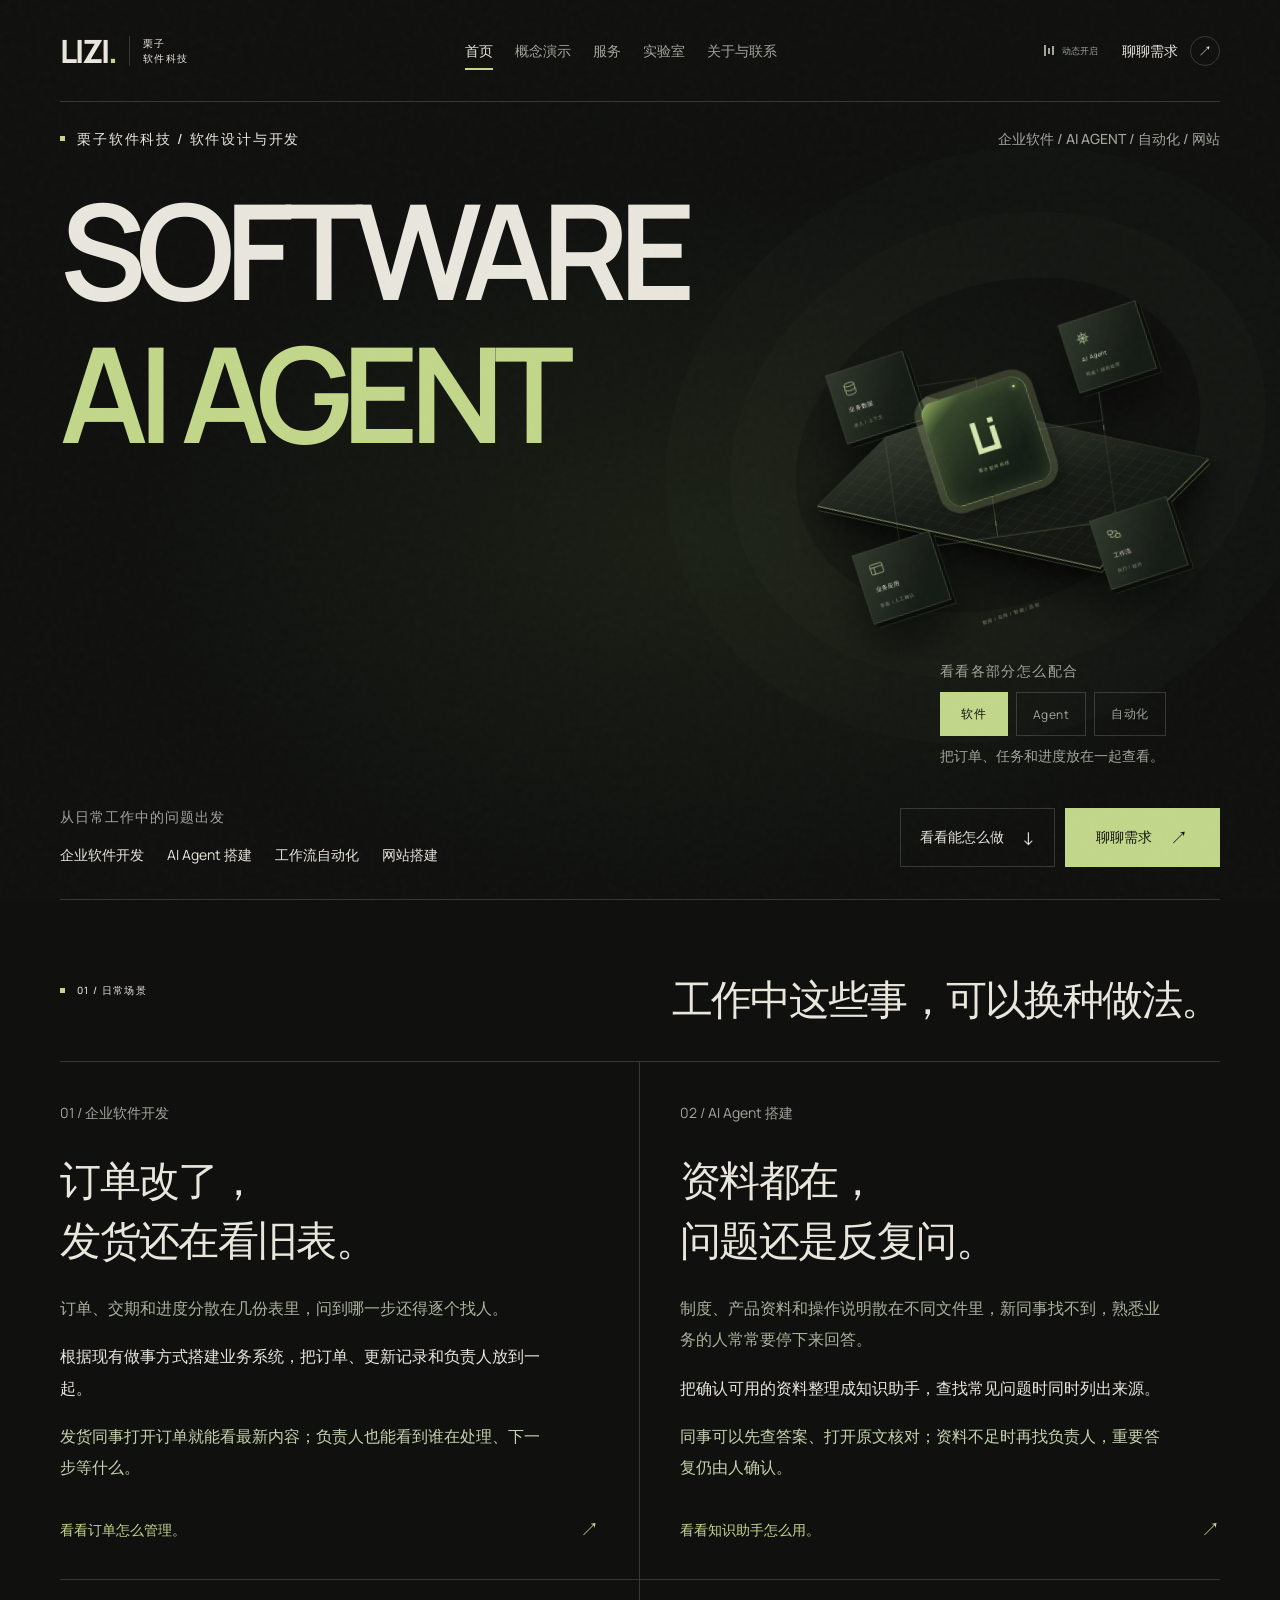
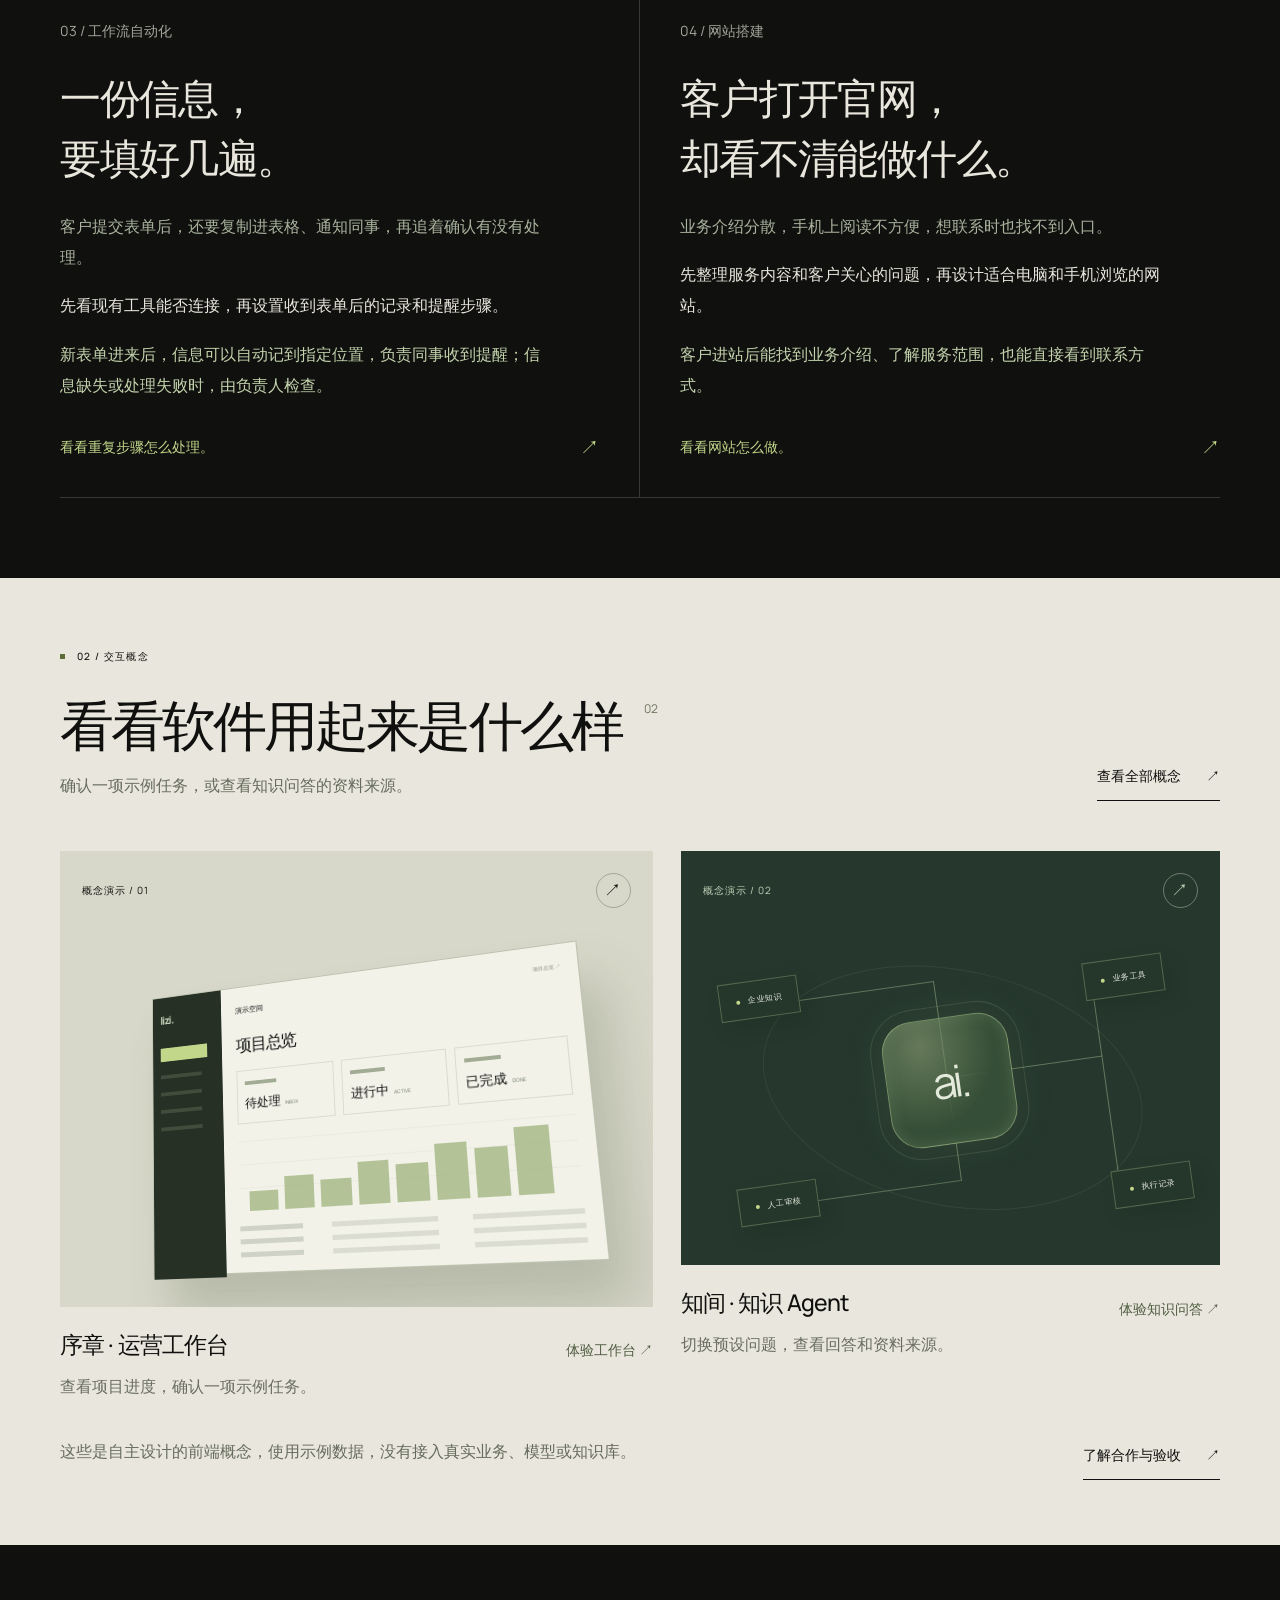
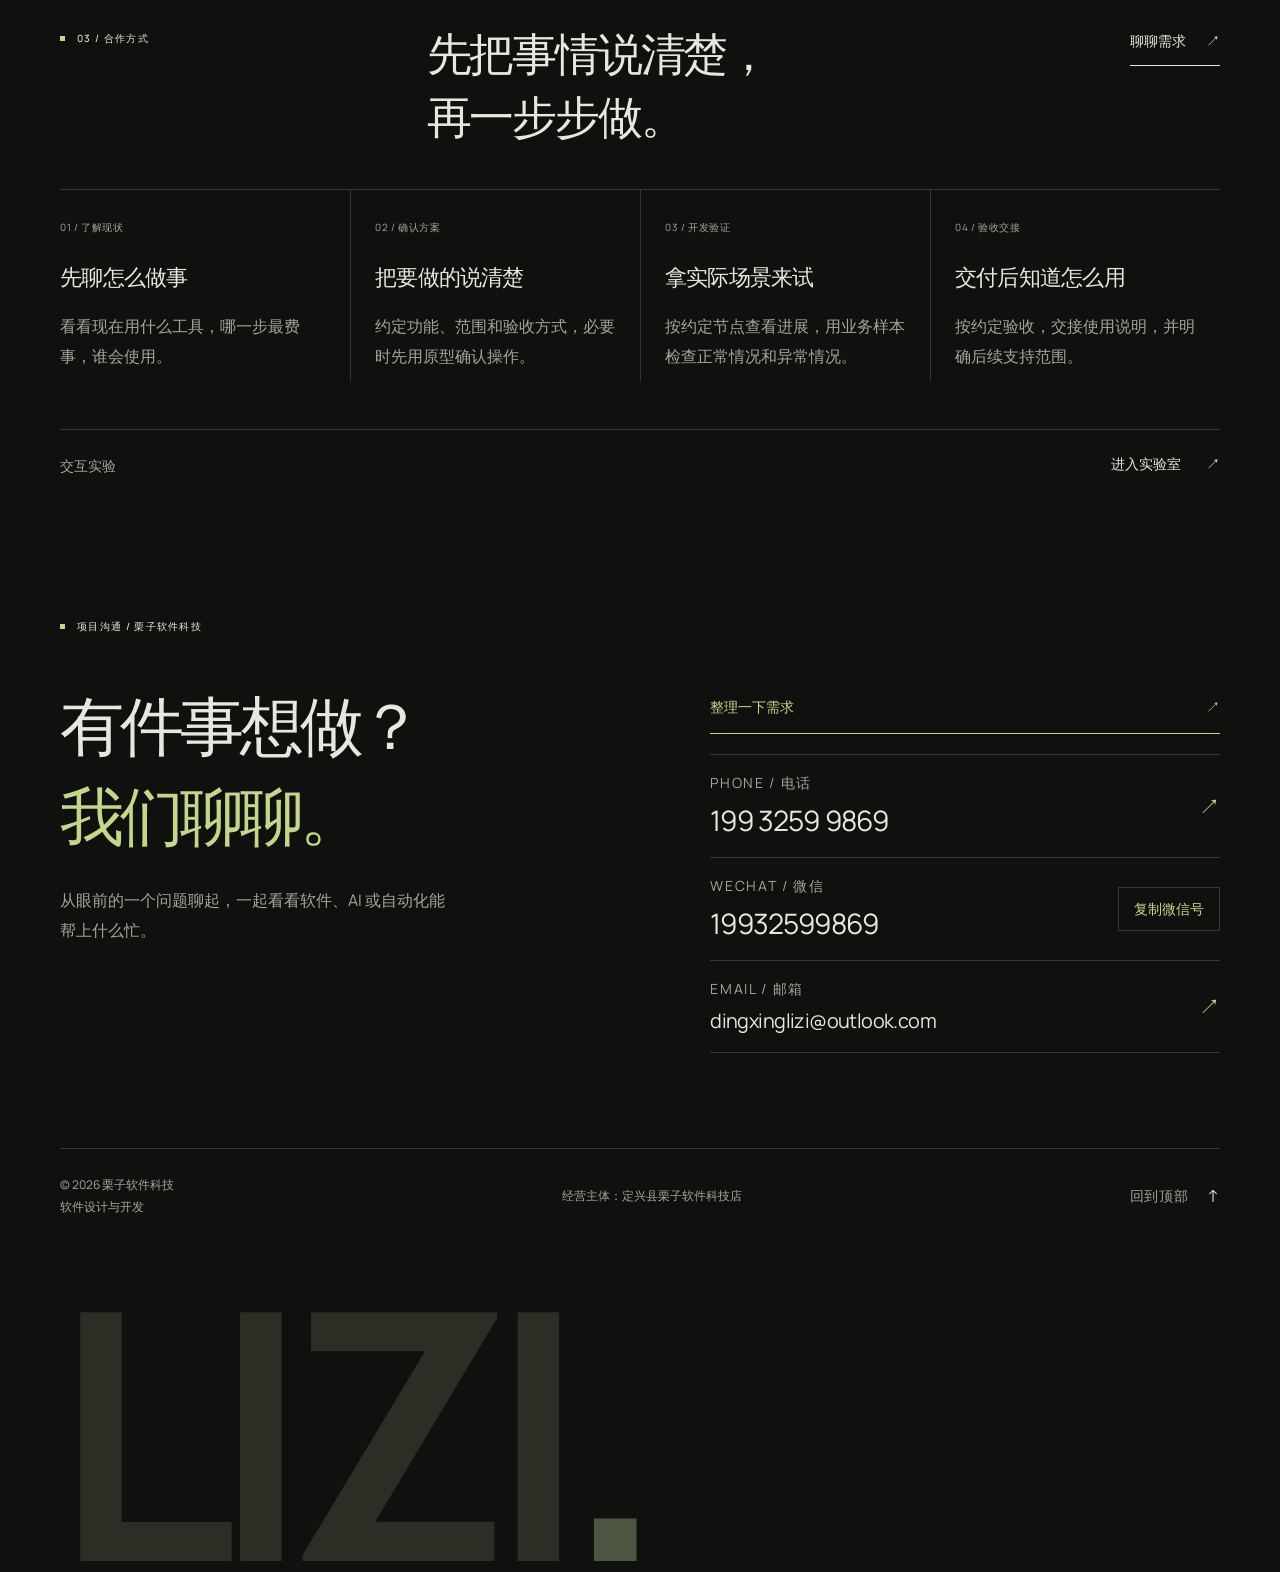
<file: web/index.html>
<!DOCTYPE html>

<html lang="zh-CN">
<head>
<meta charset="utf-8"/><meta content="width=device-width,initial-scale=1" name="viewport"/><meta content="#10110f" name="theme-color"/>
<meta content="栗子软件科技提供企业软件开发、AI Agent 搭建、工作流自动化与网站搭建。查看交互概念、服务范围与合作方式。" name="description"/>
<title>栗子软件科技｜企业软件开发 · AI Agent 搭建 · 工作流自动化 · 网站搭建</title>
<link href="data:image/svg+xml,%3Csvg xmlns='http://www.w3.org/2000/svg' viewBox='0 0 60 60'%3E%3Crect width='60' height='60' rx='12' fill='%2310110f'/%3E%3Cpath d='M18 14v32h27v-6H25V14z' fill='%23c3d78b'/%3E%3C/svg%3E" rel="icon"/>
<link href="shared.css?v=20261109-4" rel="stylesheet"/><link href="home-v2.css?v=20261109-4" rel="stylesheet"/><script defer="" src="shared.js?v=20261109-4"></script>
<link href="journey.css?v=20261109-4" rel="stylesheet"/><link href="copy.css?v=20261109-4" rel="stylesheet"/></head>
<body data-page="home">
<div id="site-header"></div>
<main id="main">
<section aria-labelledby="home-title" class="home-hero">
<div class="hero-topline"><p class="eyebrow">栗子软件科技 / 软件设计与开发</p><p class="mono">企业软件 / AI Agent / 自动化 / 网站</p></div>
<h1 class="hero-h1" id="home-title"><span>SOFTWARE</span><span>AI AGENT<span class="sr-only" style="position:absolute;width:1px;height:1px;overflow:hidden;clip-path:inset(50%)"> — 栗子软件科技</span></span></h1>
<div aria-hidden="true" class="system-scene">
<div class="system-orbit"></div>
<div class="system-object">
<div class="system-floor"></div>
<svg class="route-map" viewbox="0 0 540 530"><path d="M98 158H250V250H435V129M99 158V405H435V405H250V250M435 129V405M99 405H250V250"></path><path class="route-pulse" d="M98 158H250V250H435V405"></path><path class="route-pulse" d="M435 129V250H250V405H99"></path><path class="route-pulse" d="M99 405V158H250V250"></path></svg>
<div class="system-node node-data"><svg viewbox="0 0 24 24"><ellipse cx="12" cy="5" rx="8" ry="3"></ellipse><path d="M4 5v14c0 4 16 4 16 0V5M4 12c0 4 16 4 16 0"></path></svg><span>业务数据</span><small>录入 / 上下文</small></div>
<div class="system-node node-agent"><svg viewbox="0 0 24 24"><path d="M12 2v20M2 12h20M5 5l14 14M5 19 19 5"></path><circle cx="12" cy="12" r="6"></circle></svg><span>AI Agent</span><small>检索 / 辅助处理</small></div>
<div class="system-node node-interface"><svg viewbox="0 0 24 24"><rect height="16" rx="2" width="20" x="2" y="4"></rect><path d="M2 9h20M8 9v11"></path></svg><span>业务应用</span><small>界面 / 人工确认</small></div>
<div class="system-node node-action"><svg viewbox="0 0 24 24"><path d="M3 5h7v6H3zM14 13h7v6h-7zM10 8h7v5M6 11v5h8"></path></svg><span>工作流</span><small>执行 / 核对</small></div>
<div class="system-core"><i class="core-led"></i><span class="core-glyph">Li</span><small>栗子软件科技</small></div>
<span class="object-microcopy">数据 / 应用 / 智能 / 流程</span>
</div>
</div>
<div class="hero-system-control"><p class="system-control-label">看看各部分怎么配合</p><div aria-label="系统视角" class="system-tabs" role="tablist"><button aria-controls="system-description" aria-selected="true" class="system-tab" data-system="software" id="tab-software" role="tab" type="button">软件</button><button aria-controls="system-description" aria-selected="false" class="system-tab" data-system="ai" id="tab-ai" role="tab" tabindex="-1" type="button">Agent</button><button aria-controls="system-description" aria-selected="false" class="system-tab" data-system="flow" id="tab-flow" role="tab" tabindex="-1" type="button">自动化</button></div><p aria-labelledby="tab-software" class="system-tab-description" id="system-description" role="tabpanel">把订单、任务和进度放在一起查看。</p></div>
<div aria-hidden="true" class="hero-coordinate">系统结构 / 交互示意</div>
<div class="hero-intent"><div class="hero-business"><p class="hero-business-label">从日常工作中的问题出发</p><ul aria-label="四项业务"><li>企业软件开发</li><li>AI Agent 搭建</li><li>工作流自动化</li><li>网站搭建</li></ul></div><div class="hero-actions"><a class="button-outline" href="#perspective">看看能怎么做 <span aria-hidden="true">↓</span></a><a class="button" href="about.html#project-brief">聊聊需求 <span aria-hidden="true">↗</span></a></div></div><div class="hero-rule"></div>
</section>
<section aria-labelledby="problems-title" class="home-problems wrap" id="perspective">
<div class="problem-heading reveal"><p class="eyebrow">01 / 日常场景</p><h2 id="problems-title"><span>工作中这些事，</span><span>可以换种做法。</span></h2></div>
<div class="problem-grid">
<a class="problem-route reveal" href="capabilities.html?scenario=software#cap-experience"><span class="problem-index">01 / 企业软件开发</span><h3>订单改了，<br/>发货还在看旧表。</h3><div class="problem-story"><p class="problem-situation">订单、交期和进度分散在几份表里，问到哪一步还得逐个找人。</p><p class="problem-solution">根据现有做事方式搭建业务系统，把订单、更新记录和负责人放到一起。</p><p class="problem-change">发货同事打开订单就能看最新内容；负责人也能看到谁在处理、下一步等什么。</p></div><span class="problem-action">看看订单怎么管理。 <i aria-hidden="true">↗</i></span></a>
<a class="problem-route reveal" href="capabilities.html?scenario=agent#cap-experience"><span class="problem-index">02 / AI Agent 搭建</span><h3>资料都在，<br/>问题还是反复问。</h3><div class="problem-story"><p class="problem-situation">制度、产品资料和操作说明散在不同文件里，新同事找不到，熟悉业务的人常常要停下来回答。</p><p class="problem-solution">把确认可用的资料整理成知识助手，查找常见问题时同时列出来源。</p><p class="problem-change">同事可以先查答案、打开原文核对；资料不足时再找负责人，重要答复仍由人确认。</p></div><span class="problem-action">看看知识助手怎么用。 <i aria-hidden="true">↗</i></span></a>
<a class="problem-route reveal" href="capabilities.html?scenario=workflow#cap-experience"><span class="problem-index">03 / 工作流自动化</span><h3>一份信息，<br/>要填好几遍。</h3><div class="problem-story"><p class="problem-situation">客户提交表单后，还要复制进表格、通知同事，再追着确认有没有处理。</p><p class="problem-solution">先看现有工具能否连接，再设置收到表单后的记录和提醒步骤。</p><p class="problem-change">新表单进来后，信息可以自动记到指定位置，负责同事收到提醒；信息缺失或处理失败时，由负责人检查。</p></div><span class="problem-action">看看重复步骤怎么处理。 <i aria-hidden="true">↗</i></span></a>
<a class="problem-route reveal" href="capabilities.html#web"><span class="problem-index">04 / 网站搭建</span><h3>客户打开官网，<br/>却看不清能做什么。</h3><div class="problem-story"><p class="problem-situation">业务介绍分散，手机上阅读不方便，想联系时也找不到入口。</p><p class="problem-solution">先整理服务内容和客户关心的问题，再设计适合电脑和手机浏览的网站。</p><p class="problem-change">客户进站后能找到业务介绍、了解服务范围，也能直接看到联系方式。</p></div><span class="problem-action">看看网站怎么做。 <i aria-hidden="true">↗</i></span></a>
</div>
</section>
<section aria-labelledby="selected-title" class="selected-section light-section wrap">
<p class="eyebrow reveal">02 / 交互概念</p>
<div class="section-head reveal"><div><div class="selected-title"><h2 id="selected-title">看看软件用起来是什么样</h2><sup>02</sup></div><p class="selected-note">确认一项示例任务，或查看知识问答的资料来源。</p></div><a class="text-link" href="work.html">查看全部概念 <span aria-hidden="true">↗</span></a></div>
<div class="work-preview-grid">
<a aria-label="查看序章 · 运营工作台概念方案" class="work-preview-card reveal" href="project.html?project=operations"><div class="preview-visual"><div class="preview-label"><span>概念演示 / 01</span><span aria-hidden="true" class="preview-go">↗</span></div><div aria-hidden="true" class="preview-platform"><div class="p-sidebar"><strong>lizi.</strong><span></span><span></span><span></span><span></span><span></span></div><div class="p-main"><div class="p-top">演示空间 <span>项目总览 ↗</span></div><div class="p-title">项目总览</div><div class="p-metrics"><div><i></i><b>待处理<small>INBOX</small></b></div><div><i></i><b>进行中<small>ACTIVE</small></b></div><div><i></i><b>已完成<small>DONE</small></b></div></div><div class="p-chart"><i style="--h:30%"></i><i style="--h:49%"></i><i style="--h:40%"></i><i style="--h:62%"></i><i style="--h:55%"></i><i style="--h:80%"></i><i style="--h:70%"></i><i style="--h:95%"></i></div><div class="p-table"><i></i><i></i><i></i></div></div></div></div><div class="work-preview-title"><div><h3>序章 · 运营工作台</h3><p>查看项目进度，确认一项示例任务。</p></div><span class="preview-enter">体验工作台 ↗</span></div></a>
<a aria-label="查看知间 · 知识 Agent概念方案" class="work-preview-card reveal" href="project.html?project=agent"><div class="preview-visual preview-system"><div class="preview-label"><span>概念演示 / 02</span><span aria-hidden="true" class="preview-go">↗</span></div><div aria-hidden="true" class="agent-map"><div class="agent-orbit"></div><svg class="agent-lines" preserveaspectratio="none" viewbox="0 0 440 350"><path d="M62 57H218V165H370V90M218 165V280H66M218 165H370V320"></path></svg><div class="agent-center">ai.</div><div class="agent-mini am1">企业知识</div><div class="agent-mini am2">业务工具</div><div class="agent-mini am3">人工审核</div><div class="agent-mini am4">执行记录</div></div></div><div class="work-preview-title"><div><h3>知间 · 知识 Agent</h3><p>切换预设问题，查看回答和资料来源。</p></div><span class="preview-enter">体验知识问答 ↗</span></div></a>
</div>
<div class="selected-end reveal"><p>这些是自主设计的前端概念，使用示例数据，没有接入真实业务、模型或知识库。</p><a class="text-link" href="capabilities.html#process">了解合作与验收 <span aria-hidden="true">↗</span></a></div>
</section>
<section aria-labelledby="cooperation-title" class="home-cooperation wrap">
<div class="cooperation-heading reveal"><p class="eyebrow">03 / 合作方式</p><h2 id="cooperation-title">先把事情说清楚，<br/>再一步步做。</h2><a class="text-link" href="about.html#project-brief">聊聊需求 <span aria-hidden="true">↗</span></a></div>
<ol class="cooperation-steps">
<li class="reveal"><span>01 / 了解现状</span><h3>先聊怎么做事</h3><p>看看现在用什么工具，哪一步最费事，谁会使用。</p></li>
<li class="reveal"><span>02 / 确认方案</span><h3>把要做的说清楚</h3><p>约定功能、范围和验收方式，必要时先用原型确认操作。</p></li>
<li class="reveal"><span>03 / 开发验证</span><h3>拿实际场景来试</h3><p>按约定节点查看进展，用业务样本检查正常情况和异常情况。</p></li>
<li class="reveal"><span>04 / 验收交接</span><h3>交付后知道怎么用</h3><p>按约定验收，交接使用说明，并明确后续支持范围。</p></li>
</ol>
<div class="home-lab-inline reveal"><span>交互实验</span><a class="text-link" href="lab.html">进入实验室 <span aria-hidden="true">↗</span></a></div>
</section>
</main>
<div id="site-footer"></div>
</body></html>
</file>
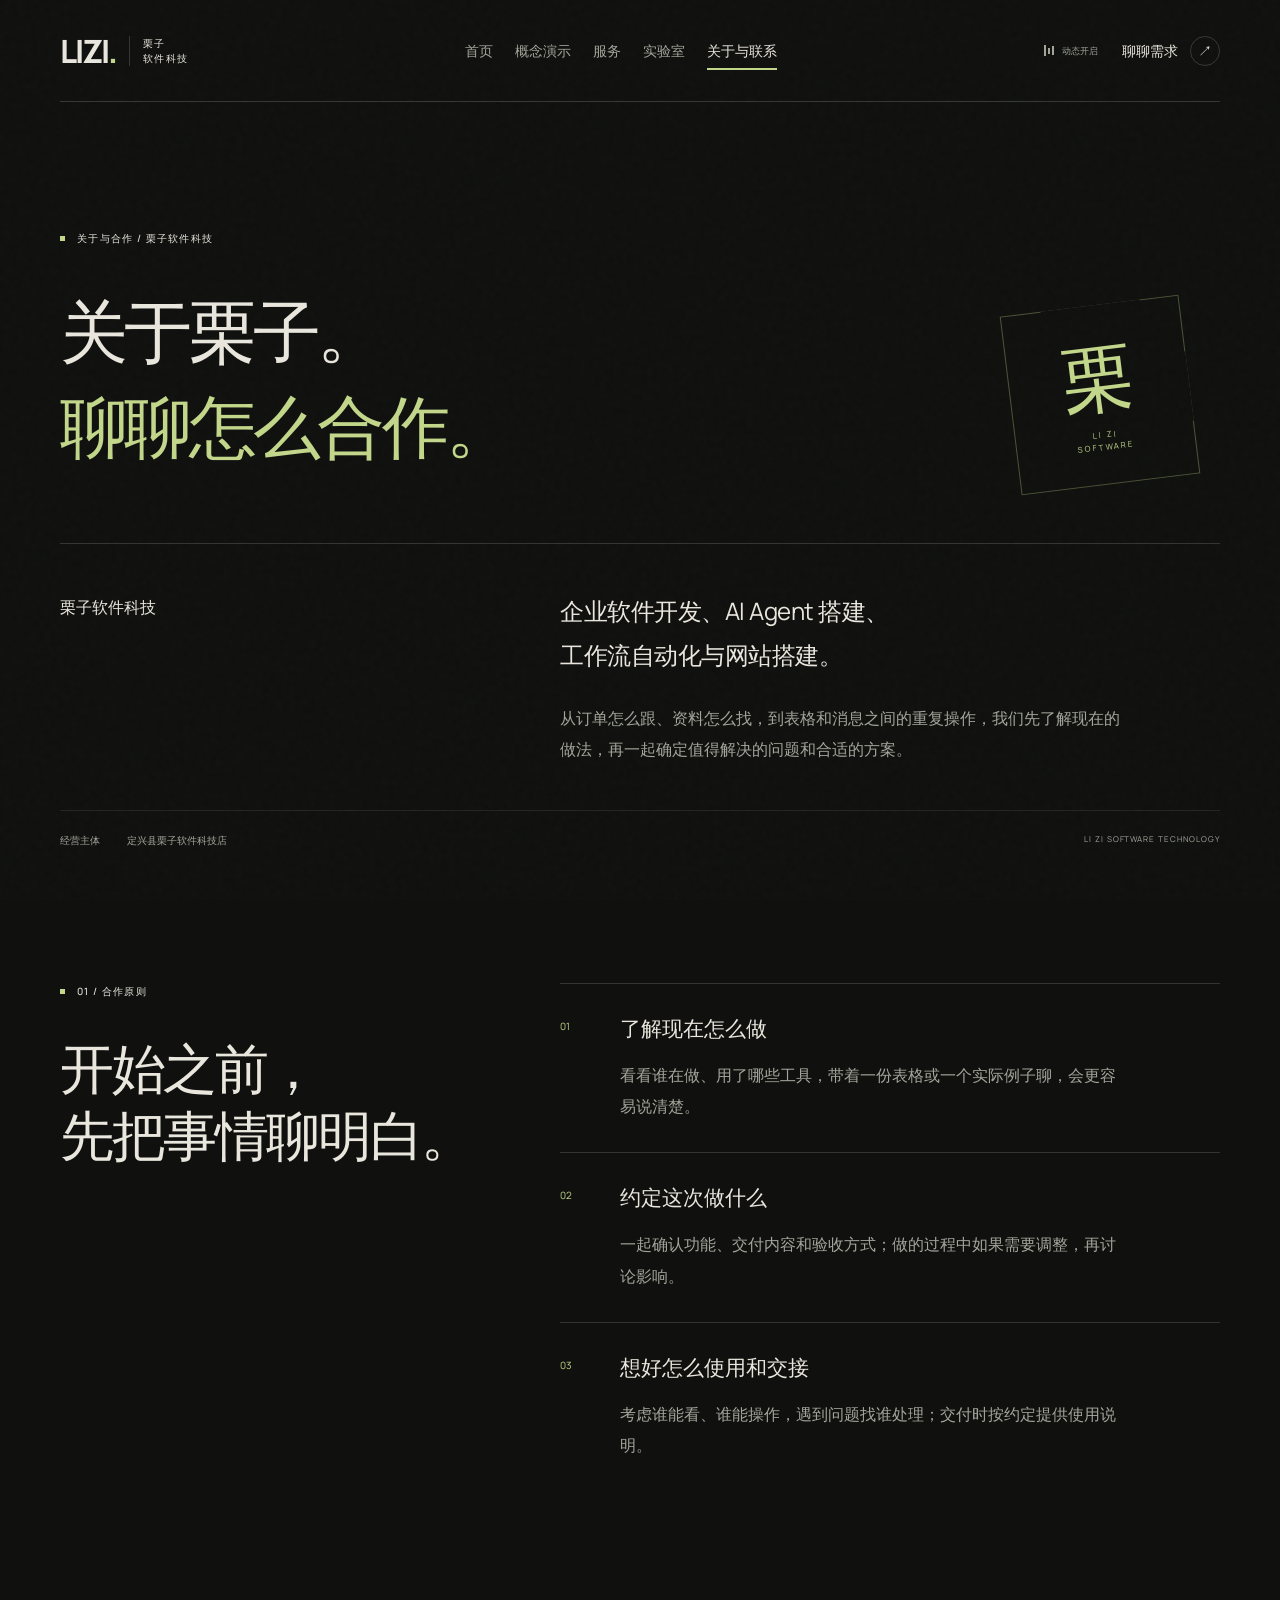
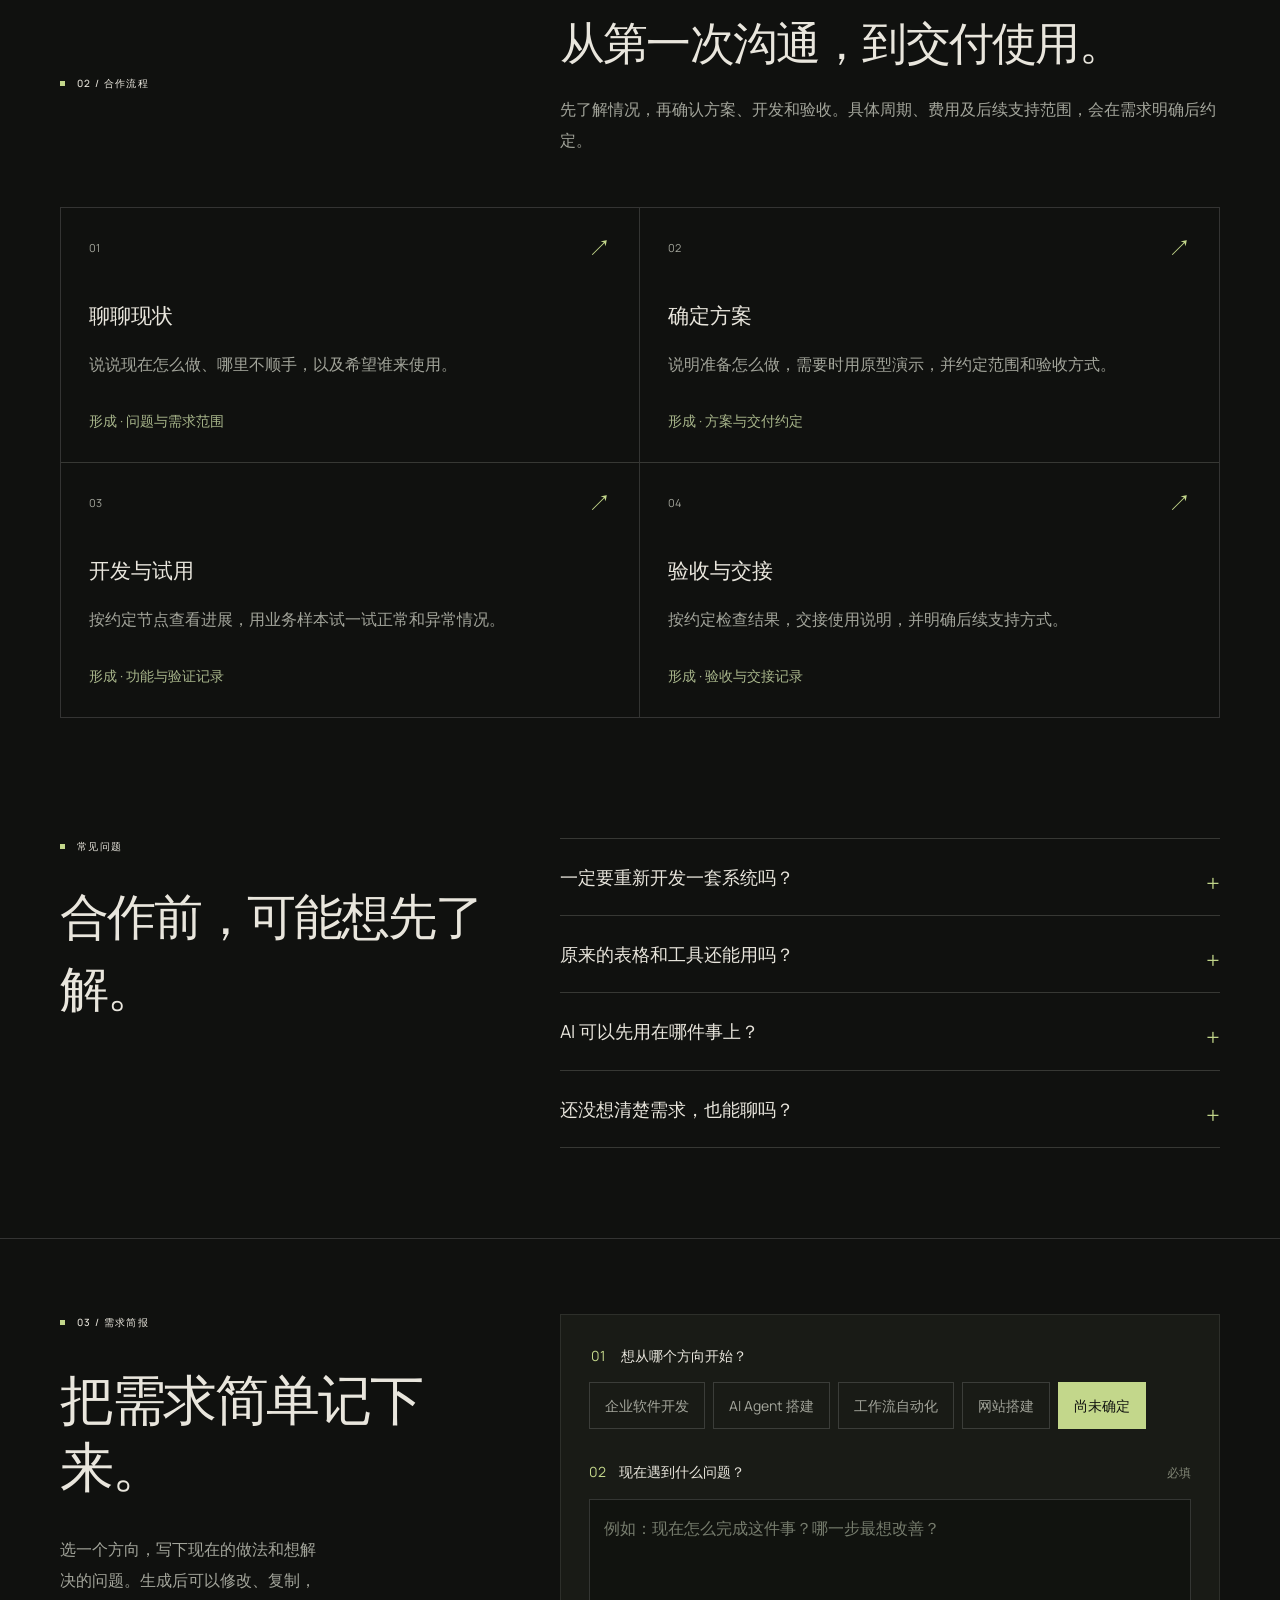
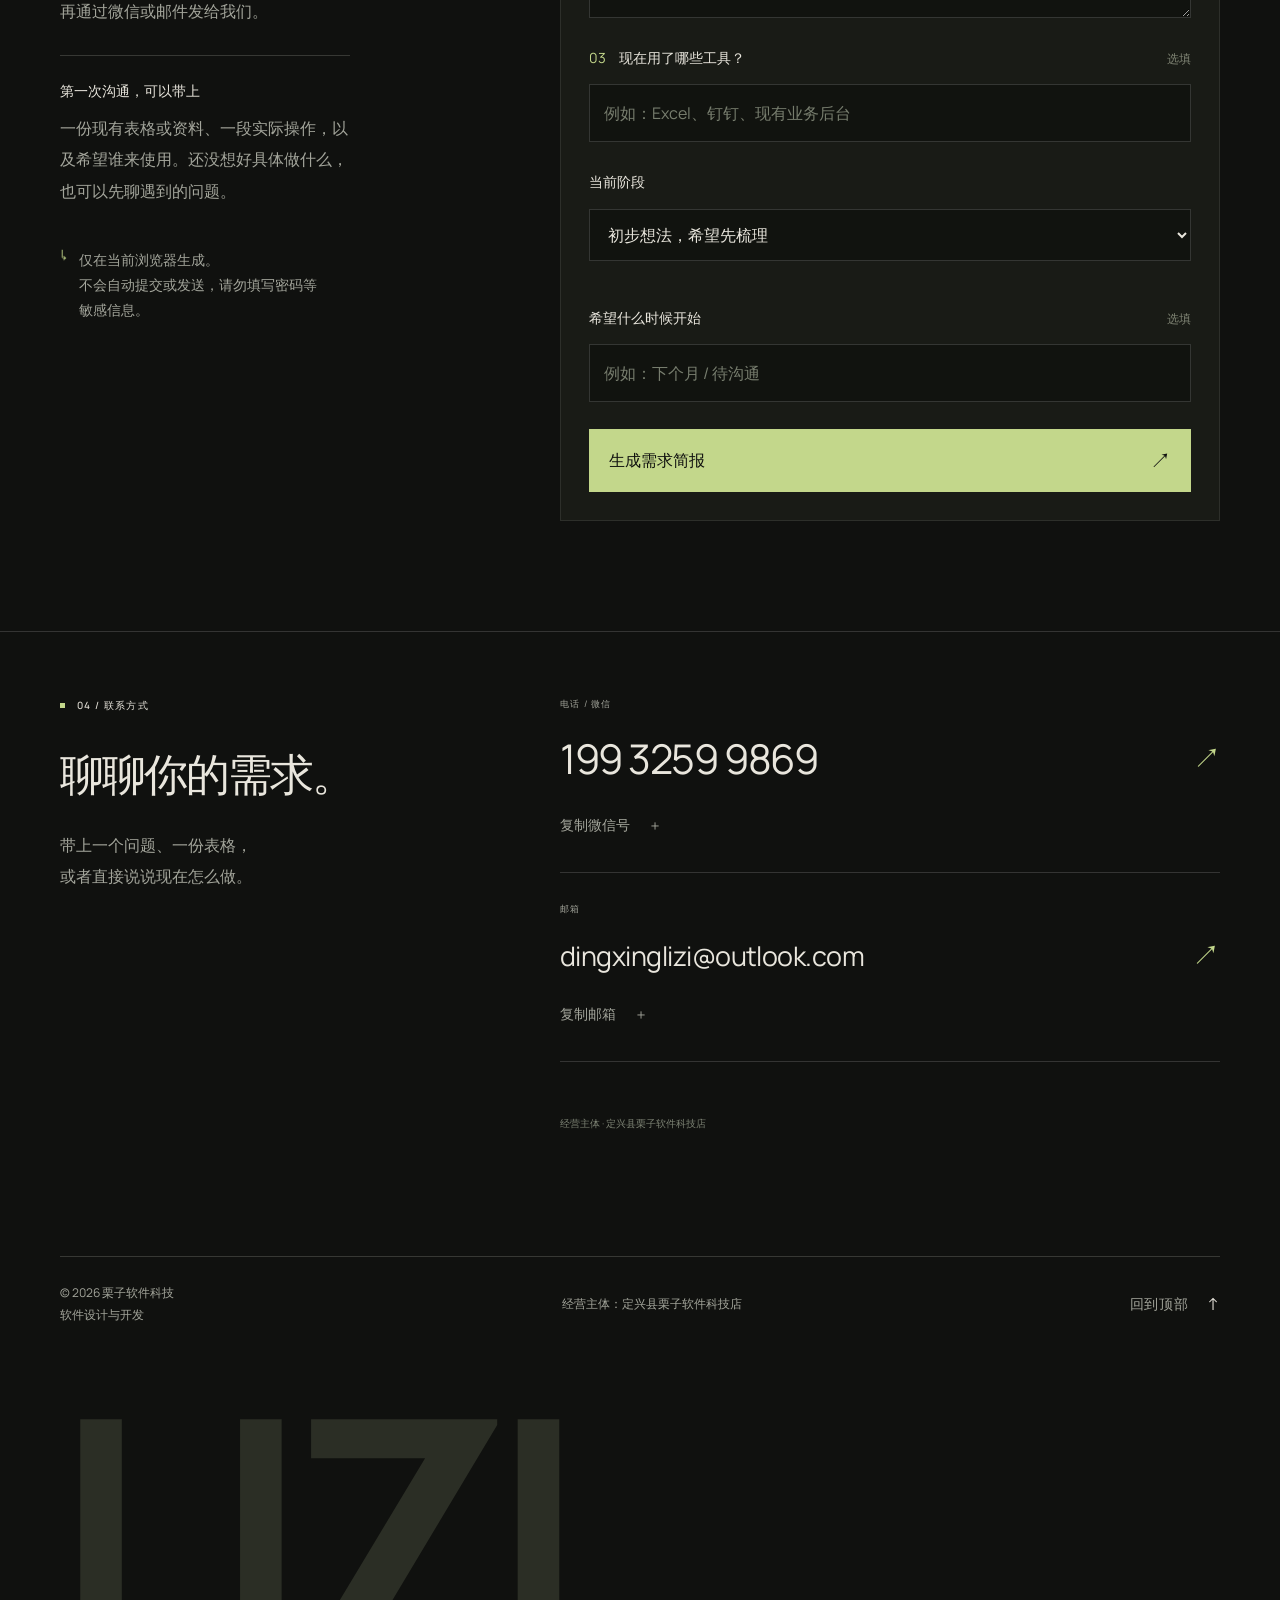
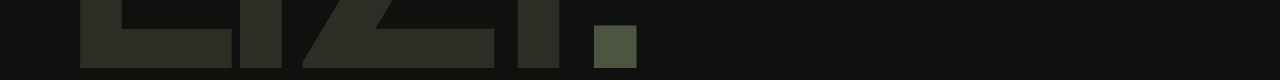
<file: web/about.html>
<!DOCTYPE html>

<html lang="zh-CN">
<head>
<meta charset="utf-8"/><meta content="width=device-width,initial-scale=1" name="viewport"/>
<meta content="了解栗子软件科技的合作方式，整理企业软件开发、AI Agent 搭建、工作流自动化或网站搭建需求。查看经营主体与真实联系方式。" name="description"/>
<title>关于与合作 — 栗子软件科技</title>
<link href="shared.css?v=20261109-4" rel="stylesheet"/><link href="about.css?v=20261109-4" rel="stylesheet"/>
<script defer="" src="shared.js?v=20261109-4"></script><script defer="" src="about.js?v=20261109-4"></script>
<link href="favicon.svg" rel="icon" type="image/svg+xml"/><link href="journey.css?v=20261109-4" rel="stylesheet"/><link href="copy.css?v=20261109-4" rel="stylesheet"/></head>
<body data-page="about">
<div id="site-header"></div>
<main id="main">
<section class="about-hero wrap">
<p class="eyebrow">关于与合作 / 栗子软件科技</p>
<div class="about-hero-title"><h1>关于栗子。<br/><span>聊聊怎么合作。</span></h1><div aria-hidden="true" class="about-hero-mark"><span>栗</span><span>LI ZI<br/>SOFTWARE</span></div></div>
<div class="about-introduction"><p class="about-intro-label">栗子软件科技</p><div><p class="about-intro-main">企业软件开发、AI Agent 搭建、<br/>工作流自动化与网站搭建。</p><p class="about-intro-detail">从订单怎么跟、资料怎么找，到表格和消息之间的重复操作，我们先了解现在的做法，再一起确定值得解决的问题和合适的方案。</p></div></div>
<div class="about-registration"><span>经营主体</span><span>定兴县栗子软件科技店</span><span>LI ZI SOFTWARE TECHNOLOGY</span></div>
</section>
<section aria-labelledby="principles-title" class="about-principles wrap">
<div class="about-section-heading"><p class="eyebrow">01 / 合作原则</p><h2 id="principles-title">开始之前，<br/>先把事情聊明白。</h2></div>
<div class="about-principle-list"><article><span>01</span><div><h3>了解现在怎么做</h3><p>看看谁在做、用了哪些工具，带着一份表格或一个实际例子聊，会更容易说清楚。</p></div></article><article><span>02</span><div><h3>约定这次做什么</h3><p>一起确认功能、交付内容和验收方式；做的过程中如果需要调整，再讨论影响。</p></div></article><article><span>03</span><div><h3>想好怎么使用和交接</h3><p>考虑谁能看、谁能操作，遇到问题找谁处理；交付时按约定提供使用说明。</p></div></article></div>
</section>
<section aria-labelledby="process-title" class="about-process wrap"><div class="about-process-top"><p class="eyebrow">02 / 合作流程</p><h2 id="process-title">从第一次沟通，到交付使用。</h2><p>先了解情况，再确认方案、开发和验收。具体周期、费用及后续支持范围，会在需求明确后约定。</p></div><div class="about-process-grid"><article><div><span>01</span><span aria-hidden="true">↗</span></div><h3>聊聊现状</h3><p>说说现在怎么做、哪里不顺手，以及希望谁来使用。</p><span class="about-process-output">形成 · 问题与需求范围</span></article><article><div><span>02</span><span aria-hidden="true">↗</span></div><h3>确定方案</h3><p>说明准备怎么做，需要时用原型演示，并约定范围和验收方式。</p><span class="about-process-output">形成 · 方案与交付约定</span></article><article><div><span>03</span><span aria-hidden="true">↗</span></div><h3>开发与试用</h3><p>按约定节点查看进展，用业务样本试一试正常和异常情况。</p><span class="about-process-output">形成 · 功能与验证记录</span></article><article><div><span>04</span><span aria-hidden="true">↗</span></div><h3>验收与交接</h3><p>按约定检查结果，交接使用说明，并明确后续支持方式。</p><span class="about-process-output">形成 · 验收与交接记录</span></article></div></section><section aria-labelledby="faq-title" class="about-faq wrap"><div class="about-section-heading"><p class="eyebrow">常见问题</p><h2 id="faq-title">合作前，可能想先了解。</h2></div><div class="about-faq-list"><details><summary>一定要重新开发一套系统吗？</summary><p>不一定。先看看现在怎么做、问题出在哪一段，再判断是调整现有流程、补一个小工具，还是有必要开发新系统。</p></details><details><summary>原来的表格和工具还能用吗？</summary><p>可以先梳理哪些需要保留。能否与新功能连接，要看现有工具提供的能力、权限和具体需求，确认后再定方案。</p></details><details><summary>AI 可以先用在哪件事上？</summary><p>可以从查产品资料、整理会议记录或起草常见回复开始，选一件资料比较齐全、有人能核对结果的事先试。重要内容仍由人确认。</p></details><details><summary>还没想清楚需求，也能聊吗？</summary><p>可以。带一份平时用的表格，或者讲讲一次具体操作和遇到的问题，就能作为沟通起点。</p></details></div></section>
<section aria-labelledby="brief-title" class="about-brief wrap" id="project-brief"><div class="about-brief-intro"><p class="eyebrow">03 / 需求简报</p><h2 id="brief-title">把需求简单记下来。</h2><p>选一个方向，写下现在的做法和想解决的问题。生成后可以修改、复制，再通过微信或邮件发给我们。</p><div class="about-prepare"><h3>第一次沟通，可以带上</h3><p>一份现有表格或资料、一段实际操作，以及希望谁来使用。还没想好具体做什么，也可以先聊遇到的问题。</p></div><div class="about-privacy-note"><span aria-hidden="true">↳</span><p>仅在当前浏览器生成。<br/>不会自动提交或发送，请勿填写密码等敏感信息。</p></div></div>
<div class="about-brief-tool"><form id="brief-form"><fieldset><legend><span>01</span> 想从哪个方向开始？ </legend><div class="about-service-choices"><label><input name="service" type="radio" value="software"/><span>企业软件开发</span></label><label><input name="service" type="radio" value="agent"/><span>AI Agent 搭建</span></label><label><input name="service" type="radio" value="workflow"/><span>工作流自动化</span></label><label><input name="service" type="radio" value="web"/><span>网站搭建</span></label><label><input checked="" name="service" type="radio" value="undecided"/><span>尚未确定</span></label></div></fieldset><div class="about-reference" hidden="" id="brief-reference"><div><span>参考概念</span><p id="brief-reference-name"></p><small>仅作沟通参考，请填写你自己的业务问题。</small></div><button id="clear-reference" type="button">清除参考 <span aria-hidden="true">×</span></button></div><p aria-live="polite" class="about-reference-status" id="reference-status" role="status"></p><div class="about-form-field"><label for="brief-scenario"><span>02</span> 现在遇到什么问题？ <span class="about-required">必填</span></label><textarea id="brief-scenario" maxlength="600" name="scenario" placeholder="例如：现在怎么完成这件事？哪一步最想改善？" required="" rows="3"></textarea></div><div class="about-form-field"><label for="brief-tools"><span>03</span> 现在用了哪些工具？ <span class="about-optional">选填</span></label><input id="brief-tools" maxlength="200" name="tools" placeholder="例如：Excel、钉钉、现有业务后台" type="text"/></div><div class="about-form-row"><div class="about-form-field"><label for="brief-stage">当前阶段</label><select id="brief-stage" name="stage"><option>初步想法，希望先梳理</option><option>已有明确需求</option><option>已有系统，希望优化</option></select></div><div class="about-form-field"><label for="brief-time">希望什么时候开始 <span class="about-optional">选填</span></label><input id="brief-time" maxlength="80" name="time" placeholder="例如：下个月 / 待沟通" type="text"/></div></div><button class="about-generate" type="submit"><span>生成需求简报</span><span aria-hidden="true">↗</span></button></form><div class="about-brief-result" hidden="" id="brief-result"><div class="about-result-top"><span>需求简报</span><button id="edit-brief" type="button">返回修改 ↗</button></div><label class="about-result-label" for="brief-output">需求简报 · 可直接编辑或复制</label><textarea id="brief-output" rows="13" spellcheck="false"></textarea><div class="about-copy-row"><button id="copy-brief" type="button"><span>复制简报</span><span aria-hidden="true">↗</span></button><p aria-live="polite" id="copy-status" role="status">复制后发送至下方微信或邮箱。</p></div><a class="about-result-contact" href="#contact-details">查看联系信息 <span aria-hidden="true">↗</span></a></div></div>
</section>
<section aria-labelledby="contact-title" class="about-contact wrap" id="contact-details"><div class="about-contact-heading"><p class="eyebrow">04 / 联系方式</p><h2 id="contact-title">聊聊你的需求。</h2><p>带上一个问题、一份表格，<br/>或者直接说说现在怎么做。</p></div><div class="about-contact-details"><div class="about-contact-item"><span>电话 / 微信</span><a aria-label="拨打电话 19932599869" href="tel:19932599869">199 3259 9869 <span aria-hidden="true">↗</span></a><button aria-label="复制微信号 19932599869" class="about-contact-copy" data-contact-copy="19932599869" type="button">复制微信号 <span aria-hidden="true">＋</span></button></div><div class="about-contact-item"><span>邮箱</span><a class="about-email" href="mailto:dingxinglizi@outlook.com">dingxinglizi@outlook.com <span aria-hidden="true">↗</span></a><button aria-label="复制邮箱地址" class="about-contact-copy" data-contact-copy="dingxinglizi@outlook.com" type="button">复制邮箱 <span aria-hidden="true">＋</span></button></div><p aria-live="polite" class="about-contact-status" id="contact-status" role="status"></p><p class="about-contact-legal">经营主体 · 定兴县栗子软件科技店</p></div></section>
</main>
<div id="site-footer"></div>
</body></html>
</file>
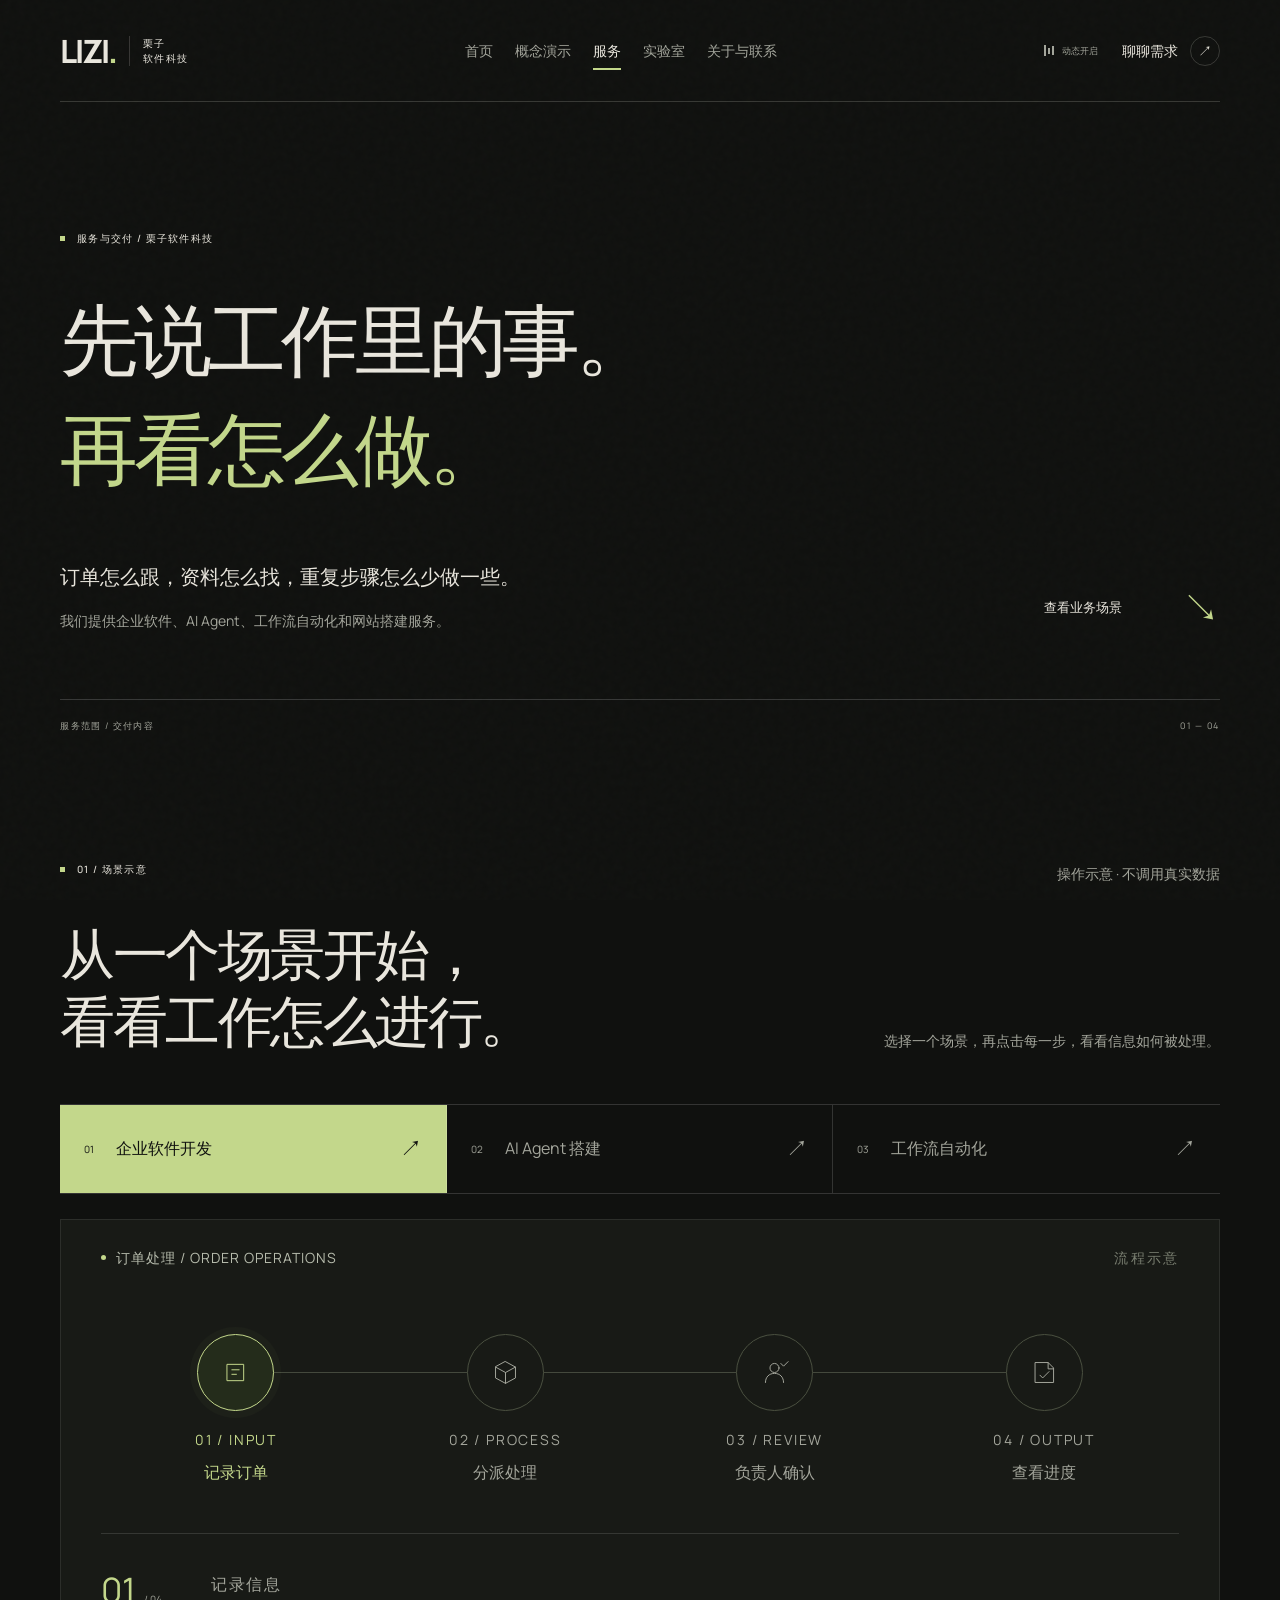
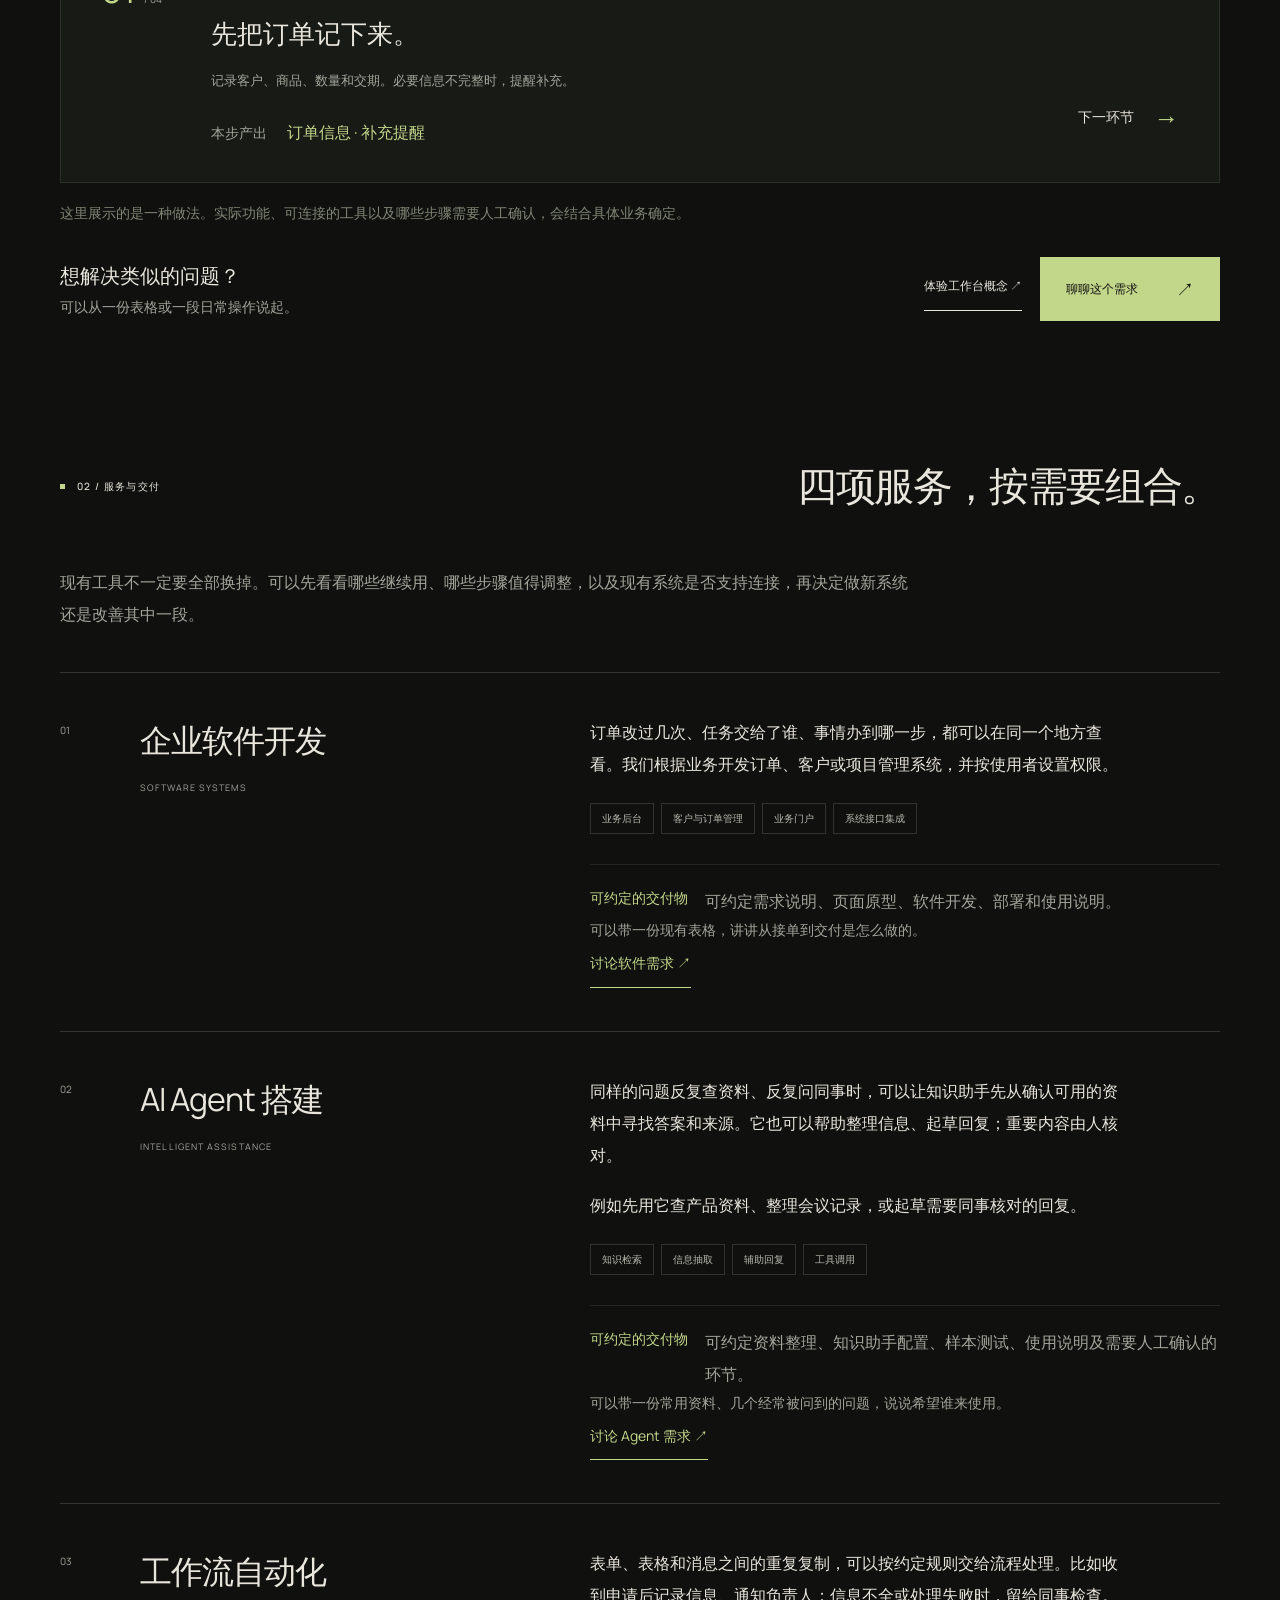
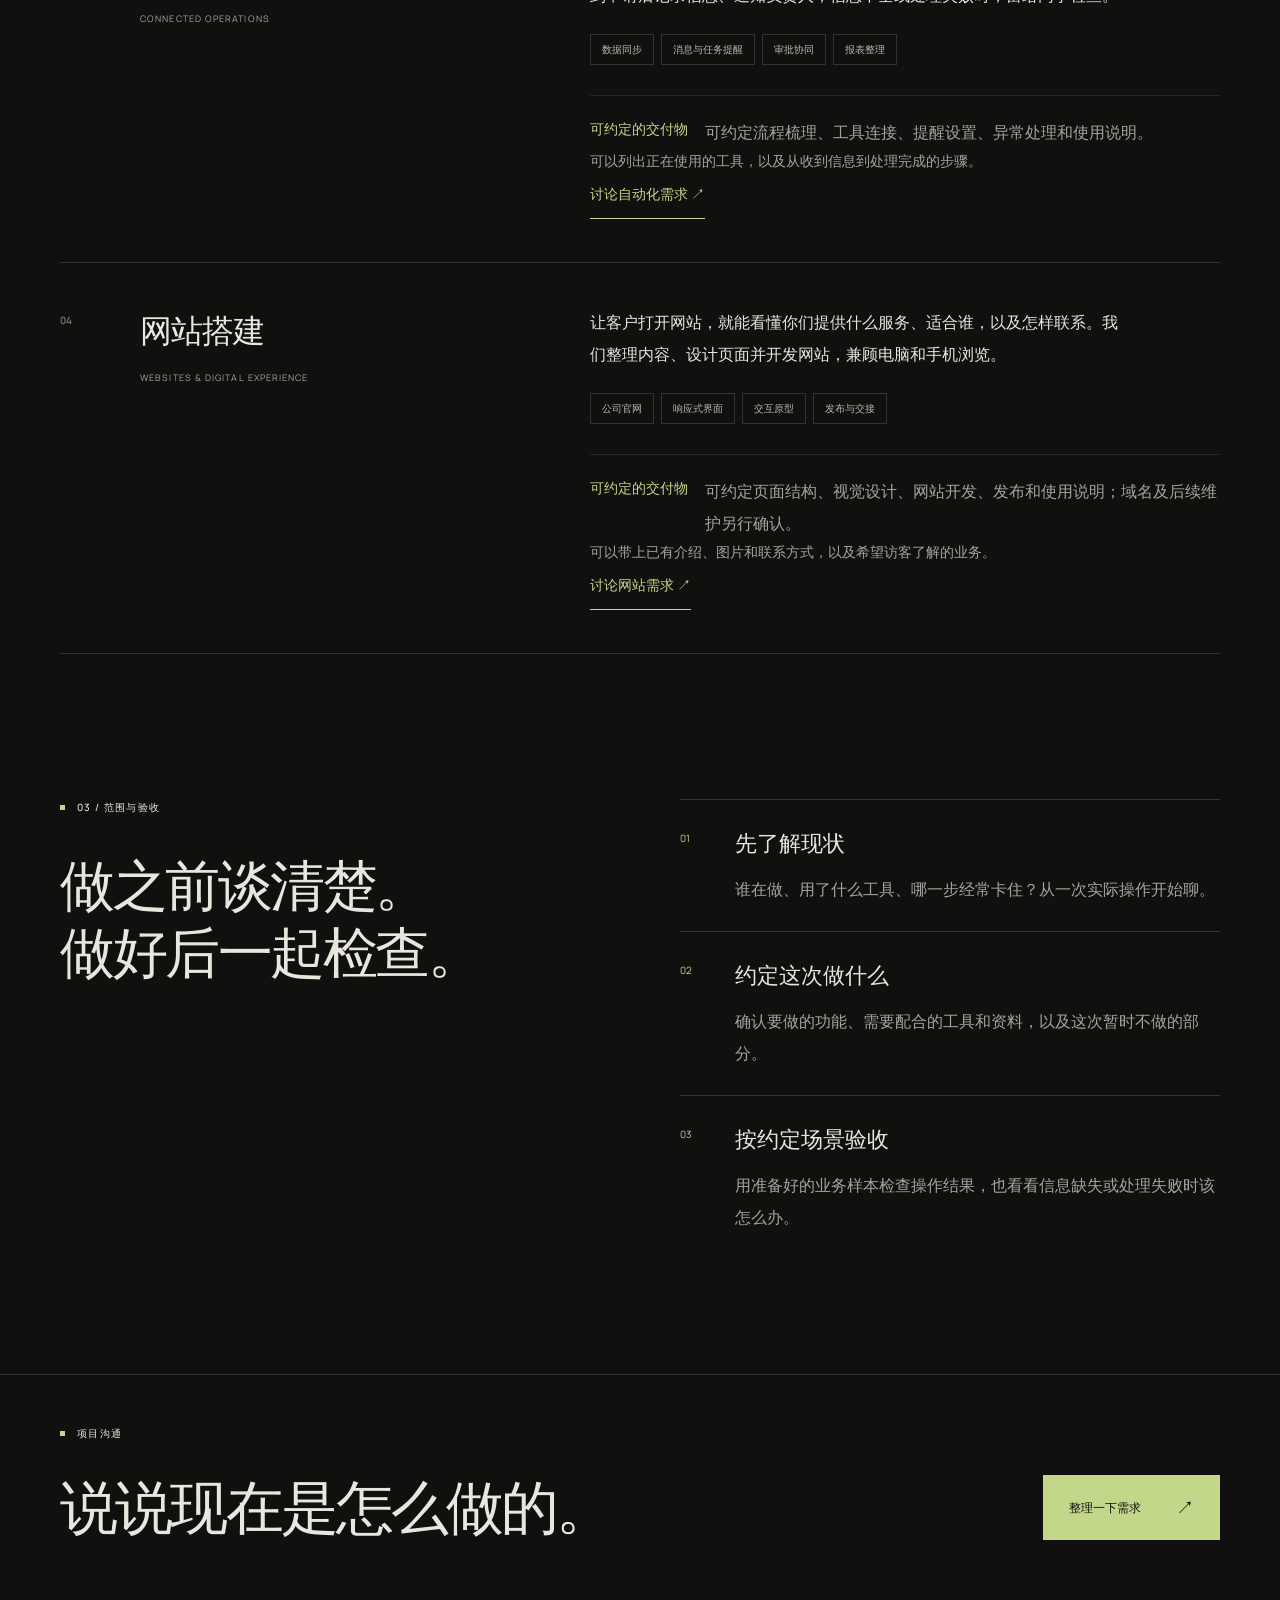
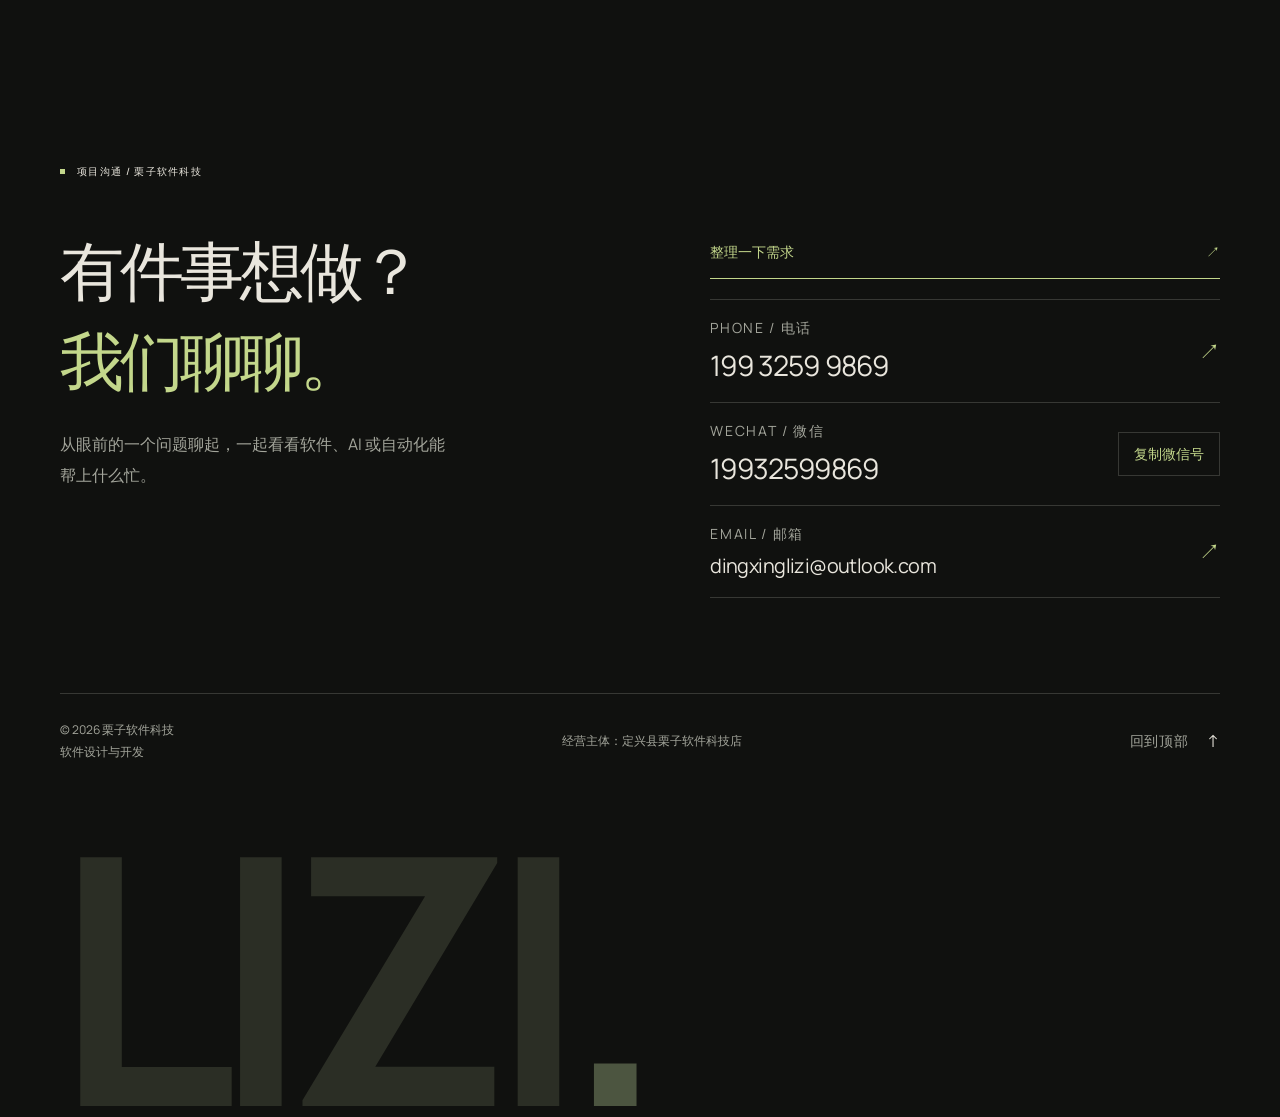
<file: web/capabilities.html>
<!DOCTYPE html>

<html lang="zh-CN">
<head>
<meta charset="utf-8"/><meta content="width=device-width,initial-scale=1" name="viewport"/>
<meta content="栗子软件科技提供企业软件开发、AI Agent 搭建、工作流自动化与网站搭建。了解适用场景、交付内容与验收方式。" name="description"/>
<title>服务与交付 — 栗子软件科技</title>
<link href="shared.css?v=20261109-4" rel="stylesheet"/><link href="capabilities.css?v=20261109-4" rel="stylesheet"/>
<script defer="" src="shared.js?v=20261109-4"></script><script defer="" src="capabilities.js?v=20261109-4"></script>
<link href="favicon.svg" rel="icon" type="image/svg+xml"/><link href="journey.css?v=20261109-4" rel="stylesheet"/><link href="copy.css?v=20261109-4" rel="stylesheet"/></head>
<body data-page="capabilities">
<div id="site-header"></div>
<main id="main">
<section class="cap-hero wrap">
<div class="cap-heading"><p class="eyebrow">服务与交付 / 栗子软件科技</p><h1>先说工作里的事。<br/><span>再看怎么做。</span></h1></div>
<div class="cap-hero-bottom"><p class="cap-intro">订单怎么跟，资料怎么找，重复步骤怎么少做一些。<br/><span>我们提供企业软件、AI Agent、工作流自动化和网站搭建服务。</span></p><a aria-label="查看业务场景" class="cap-scroll" href="#cap-experience"><span>查看业务场景</span><span aria-hidden="true">↘</span></a></div>
<div class="cap-hero-rule"><span>服务范围 / 交付内容</span><span>01 — 04</span></div>
</section>
<section aria-labelledby="experience-title" class="cap-experience wrap" id="cap-experience">
<div class="cap-section-top"><p class="eyebrow">01 / 场景示意</p><p class="cap-small-note">操作示意 · 不调用真实数据</p></div>
<div class="cap-experience-heading"><h2 id="experience-title">从一个场景开始，<br/>看看工作怎么进行。</h2><p>选择一个场景，再点击每一步，看看信息如何被处理。</p></div>
<div aria-label="选择业务场景" class="cap-tabs" role="tablist">
<button aria-controls="scenario-panel" aria-selected="true" class="cap-tab is-active" data-scenario="software" id="tab-software" role="tab"><span>01</span>企业软件开发<span aria-hidden="true">↗</span></button>
<button aria-controls="scenario-panel" aria-selected="false" class="cap-tab" data-scenario="agent" id="tab-agent" role="tab" tabindex="-1"><span>02</span>AI Agent 搭建<span aria-hidden="true">↗</span></button>
<button aria-controls="scenario-panel" aria-selected="false" class="cap-tab" data-scenario="workflow" id="tab-workflow" role="tab" tabindex="-1"><span>03</span>工作流自动化<span aria-hidden="true">↗</span></button>
</div>
<div aria-labelledby="tab-software" class="cap-simulation" id="scenario-panel" role="tabpanel">
<div class="cap-sim-top"><div><span class="cap-status-dot"></span><span id="scenario-kicker">订单处理 / ORDER OPERATIONS</span></div><span class="cap-sim-mode">流程示意</span></div>
<div aria-label="交互流程图，点击节点查看说明" class="cap-diagram">
<div aria-hidden="true" class="cap-diagram-line"><div id="cap-line-progress"></div></div>
<button aria-pressed="true" class="cap-node is-current" data-step="0"><span class="cap-node-marker"><svg aria-hidden="true" viewbox="0 0 32 32"><path d="M7 7h18v18H7zM12 13h8M12 18h5"></path></svg></span><span class="cap-node-number">01 / INPUT</span><strong id="node-label-0">记录订单</strong></button>
<button aria-pressed="false" class="cap-node" data-step="1"><span class="cap-node-marker"><svg aria-hidden="true" viewbox="0 0 32 32"><path d="m16 4 11 6v12l-11 6L5 22V10zM5 10l11 6 11-6M16 16v12"></path></svg></span><span class="cap-node-number">02 / PROCESS</span><strong id="node-label-1">分派处理</strong></button>
<button aria-pressed="false" class="cap-node" data-step="2"><span class="cap-node-marker"><svg aria-hidden="true" viewbox="0 0 32 32"><circle cx="16" cy="11" r="5"></circle><path d="M6 27c0-6 4-10 10-10s10 4 10 10M23 6l3 3 5-5"></path></svg></span><span class="cap-node-number">03 / REVIEW</span><strong id="node-label-2">负责人确认</strong></button>
<button aria-pressed="false" class="cap-node" data-step="3"><span class="cap-node-marker"><svg aria-hidden="true" viewbox="0 0 32 32"><path d="M6 5h14l6 6v16H6zM20 5v7h6M11 19l3 3 7-7"></path></svg></span><span class="cap-node-number">04 / OUTPUT</span><strong id="node-label-3">查看进度</strong></button>
</div>
<div aria-atomic="true" aria-live="polite" class="cap-step-detail"><div class="cap-step-count"><span id="step-number">01</span><span>/ 04</span></div><div class="cap-step-copy"><p class="cap-step-label" id="step-category">记录信息</p><h3 id="step-title">先把订单记下来。</h3><p id="step-description">记录客户、商品、数量和交期。必要信息不完整时，提醒补充。</p><div class="cap-output"><span>本步产出</span><strong id="step-output">订单信息 · 补充提醒</strong></div></div><button aria-label="查看下一个流程步骤" class="cap-next" id="next-step"><span>下一环节</span><span aria-hidden="true">→</span></button></div>
</div>
<p class="cap-sim-footnote">这里展示的是一种做法。实际功能、可连接的工具以及哪些步骤需要人工确认，会结合具体业务确定。</p><div class="cap-scenario-actions"><p>想解决类似的问题？<span>可以从一份表格或一段日常操作说起。</span></p><div><a class="text-link" href="project.html?project=operations" id="cap-related-concept">体验工作台概念 ↗</a><a class="button" href="about.html?service=software#project-brief" id="cap-scenario-brief">聊聊这个需求 <span aria-hidden="true">↗</span></a></div></div>
</section>
<section aria-labelledby="services-title" class="cap-services wrap">
<div class="cap-section-top"><p class="eyebrow">02 / 服务与交付</p><h2 id="services-title">四项服务，按需要组合。</h2></div><p class="service-existing-tools">现有工具不一定要全部换掉。可以先看看哪些继续用、哪些步骤值得调整，以及现有系统是否支持连接，再决定做新系统还是改善其中一段。</p>
<article class="cap-service" id="software"><div class="cap-service-index">01</div><div class="cap-service-heading"><h3>企业软件开发</h3><p>SOFTWARE SYSTEMS</p></div><div class="cap-service-content"><p>订单改过几次、任务交给了谁、事情办到哪一步，都可以在同一个地方查看。我们根据业务开发订单、客户或项目管理系统，并按使用者设置权限。</p><ul class="cap-service-tags"><li>业务后台</li><li>客户与订单管理</li><li>业务门户</li><li>系统接口集成</li></ul><div class="cap-deliverable"><span>可约定的交付物</span><p>可约定需求说明、页面原型、软件开发、部署和使用说明。</p></div><p class="service-preparation">可以带一份现有表格，讲讲从接单到交付是怎么做的。</p><a class="text-link service-consult" href="about.html?service=software#project-brief">讨论软件需求 ↗</a></div></article>
<article class="cap-service" id="agent"><div class="cap-service-index">02</div><div class="cap-service-heading"><h3>AI Agent 搭建</h3><p>INTELLIGENT ASSISTANCE</p></div><div class="cap-service-content"><p>同样的问题反复查资料、反复问同事时，可以让知识助手先从确认可用的资料中寻找答案和来源。它也可以帮助整理信息、起草回复；重要内容由人核对。</p><p class="service-example">例如先用它查产品资料、整理会议记录，或起草需要同事核对的回复。</p><ul class="cap-service-tags"><li>知识检索</li><li>信息抽取</li><li>辅助回复</li><li>工具调用</li></ul><div class="cap-deliverable"><span>可约定的交付物</span><p>可约定资料整理、知识助手配置、样本测试、使用说明及需要人工确认的环节。</p></div><p class="service-preparation">可以带一份常用资料、几个经常被问到的问题，说说希望谁来使用。</p><a class="text-link service-consult" href="about.html?service=agent#project-brief">讨论 Agent 需求 ↗</a></div></article>
<article class="cap-service" id="automation"><div class="cap-service-index">03</div><div class="cap-service-heading"><h3>工作流自动化</h3><p>CONNECTED OPERATIONS</p></div><div class="cap-service-content"><p>表单、表格和消息之间的重复复制，可以按约定规则交给流程处理。比如收到申请后记录信息、通知负责人；信息不全或处理失败时，留给同事检查。</p><ul class="cap-service-tags"><li>数据同步</li><li>消息与任务提醒</li><li>审批协同</li><li>报表整理</li></ul><div class="cap-deliverable"><span>可约定的交付物</span><p>可约定流程梳理、工具连接、提醒设置、异常处理和使用说明。</p></div><p class="service-preparation">可以列出正在使用的工具，以及从收到信息到处理完成的步骤。</p><a class="text-link service-consult" href="about.html?service=workflow#project-brief">讨论自动化需求 ↗</a></div></article>
<article class="cap-service" id="web"><div class="cap-service-index">04</div><div class="cap-service-heading"><h3>网站搭建</h3><p>WEBSITES &amp; DIGITAL EXPERIENCE</p></div><div class="cap-service-content"><p>让客户打开网站，就能看懂你们提供什么服务、适合谁，以及怎样联系。我们整理内容、设计页面并开发网站，兼顾电脑和手机浏览。</p><ul class="cap-service-tags"><li>公司官网</li><li>响应式界面</li><li>交互原型</li><li>发布与交接</li></ul><div class="cap-deliverable"><span>可约定的交付物</span><p>可约定页面结构、视觉设计、网站开发、发布和使用说明；域名及后续维护另行确认。</p></div><p class="service-preparation">可以带上已有介绍、图片和联系方式，以及希望访客了解的业务。</p><a class="text-link service-consult" href="about.html?service=web#project-brief">讨论网站需求 ↗</a></div></article>
</section>
<section class="cap-boundaries wrap" id="process"><div><p class="eyebrow">03 / 范围与验收</p><h2>做之前谈清楚。<br/>做好后一起检查。</h2></div><div class="cap-boundary-list"><div><span>01</span><h3>先了解现状</h3><p>谁在做、用了什么工具、哪一步经常卡住？从一次实际操作开始聊。</p></div><div><span>02</span><h3>约定这次做什么</h3><p>确认要做的功能、需要配合的工具和资料，以及这次暂时不做的部分。</p></div><div><span>03</span><h3>按约定场景验收</h3><p>用准备好的业务样本检查操作结果，也看看信息缺失或处理失败时该怎么办。</p></div></div></section>
<section class="cap-cta wrap"><p class="eyebrow">项目沟通</p><div><h2>说说现在是怎么做的。</h2><a class="button" href="about.html#project-brief">整理一下需求 <span aria-hidden="true">↗</span></a></div></section>
</main>
<div id="site-footer"></div>
</body></html>
</file>
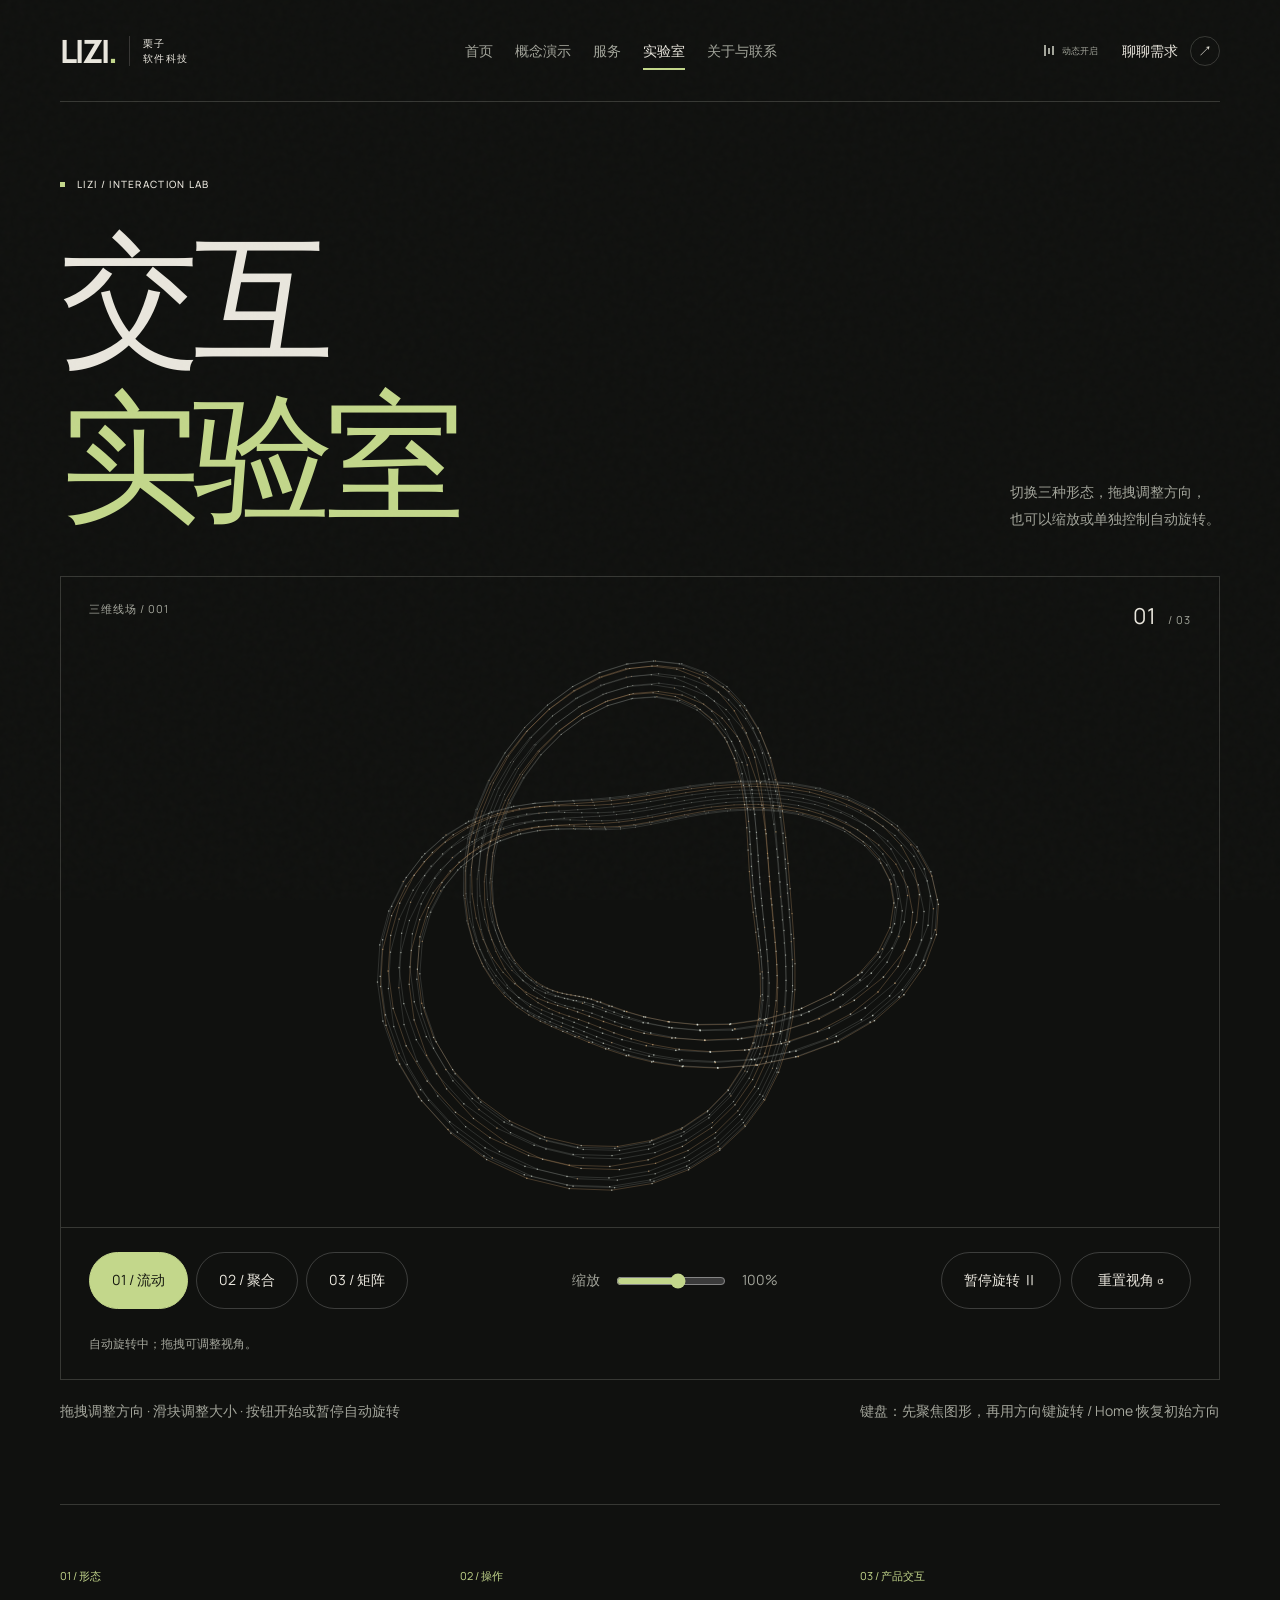
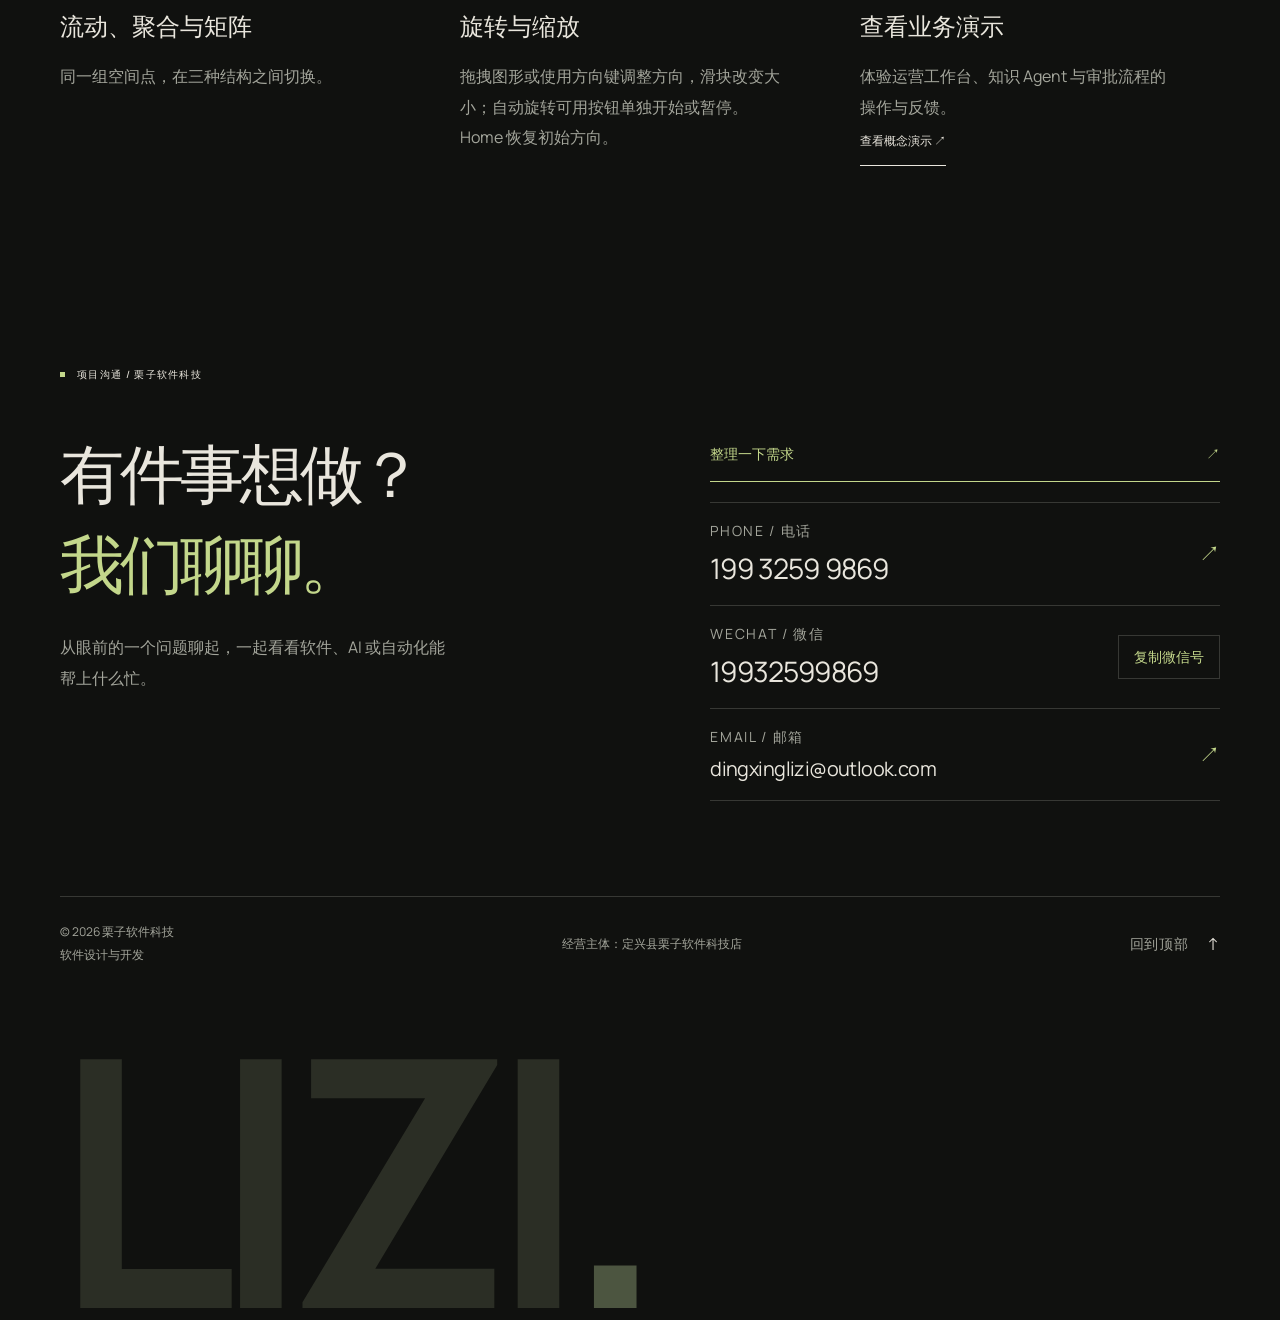
<file: web/lab.html>
<!DOCTYPE html>

<html lang="zh-CN">
<head>
<meta charset="utf-8"/><meta content="width=device-width,initial-scale=1" name="viewport"/>
<meta content="栗子软件科技交互实验室。体验三维线场的形态切换、拖拽旋转与缩放。" name="description"/>
<title>交互实验室 — 栗子软件科技</title>
<link href="shared.css?v=20261109-4" rel="stylesheet"/><link href="lab.css?v=20261109-4" rel="stylesheet"/><link href="journey.css?v=20261109-4" rel="stylesheet"/>
<link href="favicon.svg" rel="icon" type="image/svg+xml"/><script defer="" src="shared.js?v=20261109-4"></script><script defer="" src="lab.js?v=20261109-4"></script>
<link href="copy.css?v=20261109-4" rel="stylesheet"/></head>
<body data-page="lab"><div id="site-header"></div>
<main class="wrap" id="main">
<header class="lab-intro"><div><span class="eyebrow">LIZI / INTERACTION LAB</span><h1>交互<br/><em>实验室</em></h1></div><p>切换三种形态，拖拽调整方向，<br/>也可以缩放或单独控制自动旋转。</p></header>
<section aria-label="三维线场实验" class="experiment">
<div class="lab-topline"><span>三维线场 / 001</span><span class="lab-counter"><b>01</b> / 03</span></div>
<canvas aria-label="可交互三维线场。拖拽或使用方向键旋转，Home 恢复初始方向；下方可切换形态、缩放以及开始或暂停自动旋转。" class="lab-canvas" role="img" tabindex="0"></canvas>
<div class="lab-toolbar">
<div aria-label="线场形态" class="lab-controls" role="group"><button aria-pressed="true" class="lab-mode" data-form="0" type="button">01 / 流动</button><button aria-pressed="false" class="lab-mode" data-form="1" type="button">02 / 聚合</button><button aria-pressed="false" class="lab-mode" data-form="2" type="button">03 / 矩阵</button></div>
<label class="lab-setting">缩放 <input aria-label="线场缩放" class="lab-zoom" max="125" min="65" type="range" value="100"/><output class="zoom-value">100%</output></label>
<div class="lab-tools"><button aria-describedby="lab-motion-state" class="lab-pause" type="button">开始旋转 ▷</button><button class="lab-reset" type="button">重置视角 ↺</button></div>
<p aria-live="polite" class="lab-motion-state" id="lab-motion-state" role="status">自动旋转已暂停。</p>
</div><p aria-live="polite" class="lab-status" role="status"></p>
</section>
<div class="lab-caption"><span>拖拽调整方向 · 滑块调整大小 · 按钮开始或暂停自动旋转</span><span>键盘：先聚焦图形，再用方向键旋转 / Home 恢复初始方向</span></div>
<section class="lab-notes">
<article><span>01 / 形态</span><h2>流动、聚合与矩阵</h2><p>同一组空间点，在三种结构之间切换。</p></article>
<article><span>02 / 操作</span><h2>旋转与缩放</h2><p>拖拽图形或使用方向键调整方向，滑块改变大小；自动旋转可用按钮单独开始或暂停。Home 恢复初始方向。</p></article>
<article><span>03 / 产品交互</span><h2>查看业务演示</h2><p>体验运营工作台、知识 Agent 与审批流程的操作与反馈。</p><a class="text-link" href="work.html">查看概念演示 ↗</a></article>
</section>
</main><div id="site-footer"></div></body></html>
</file>
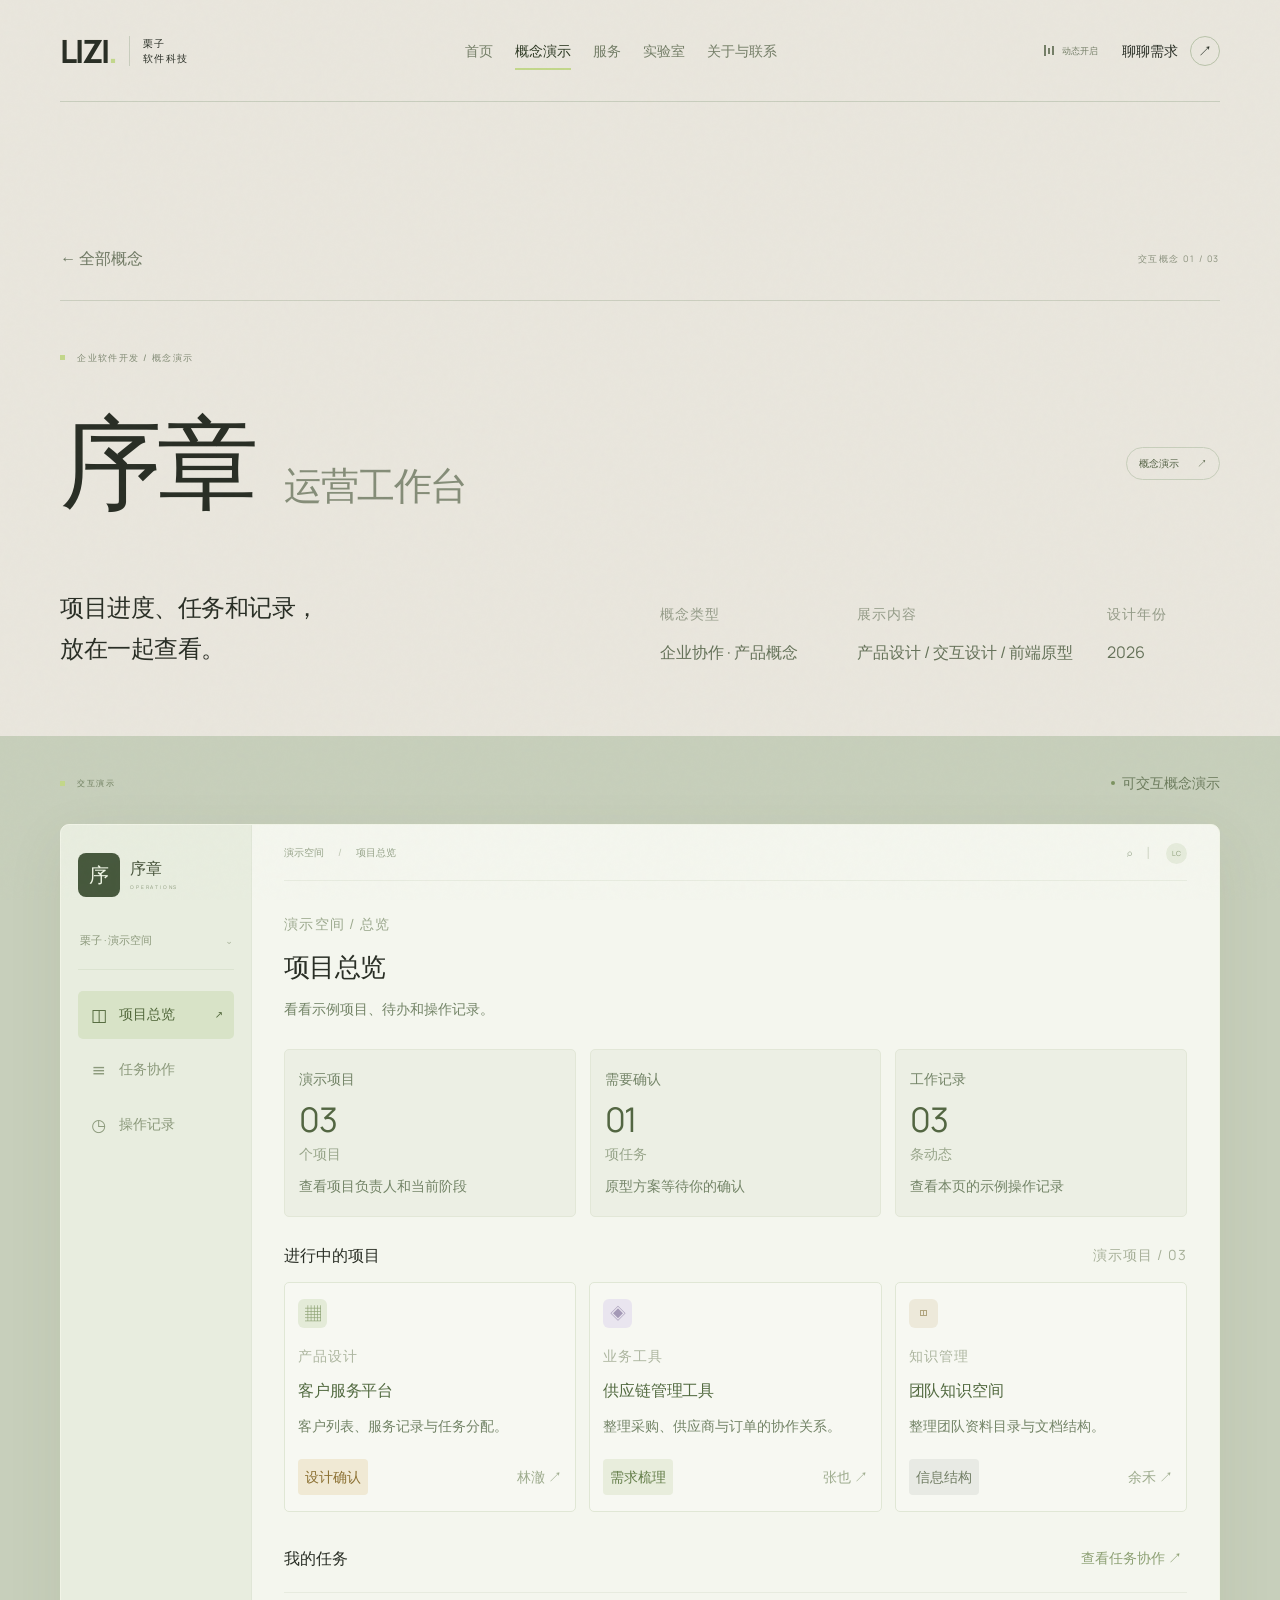
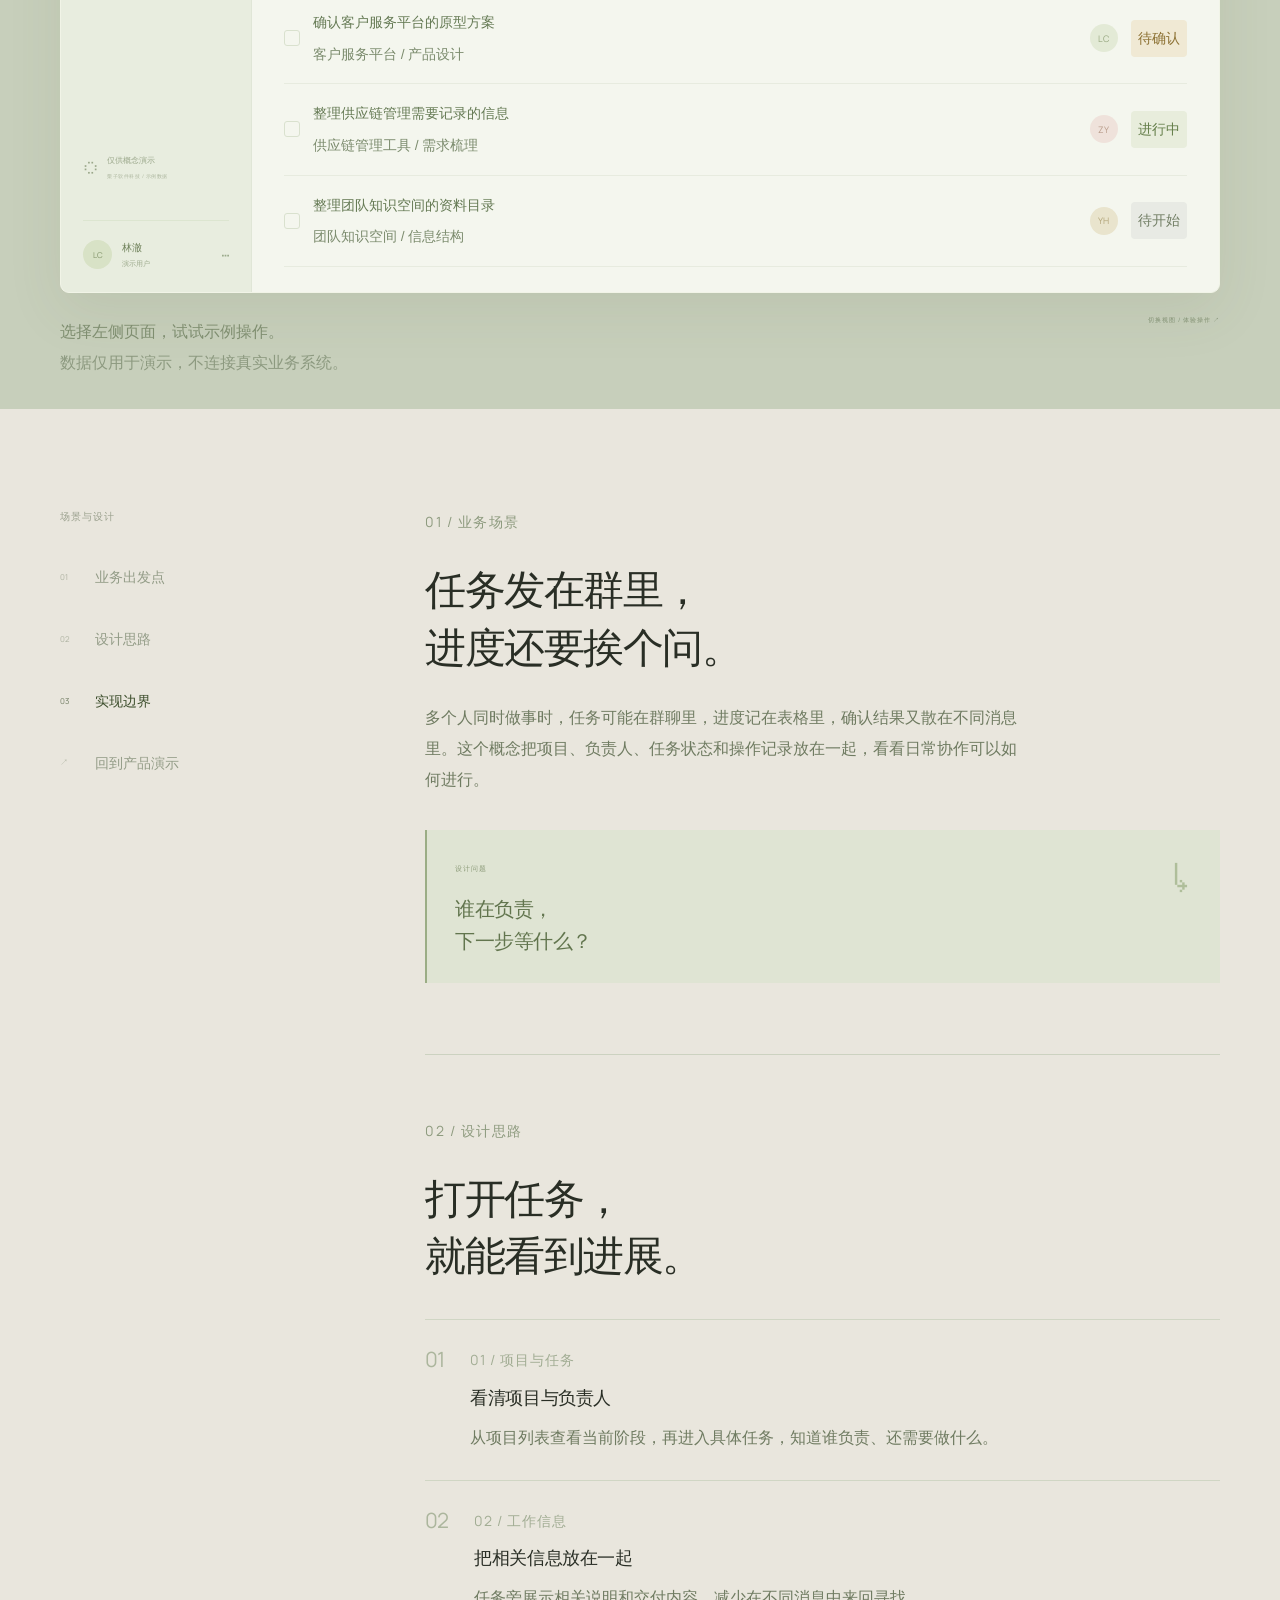
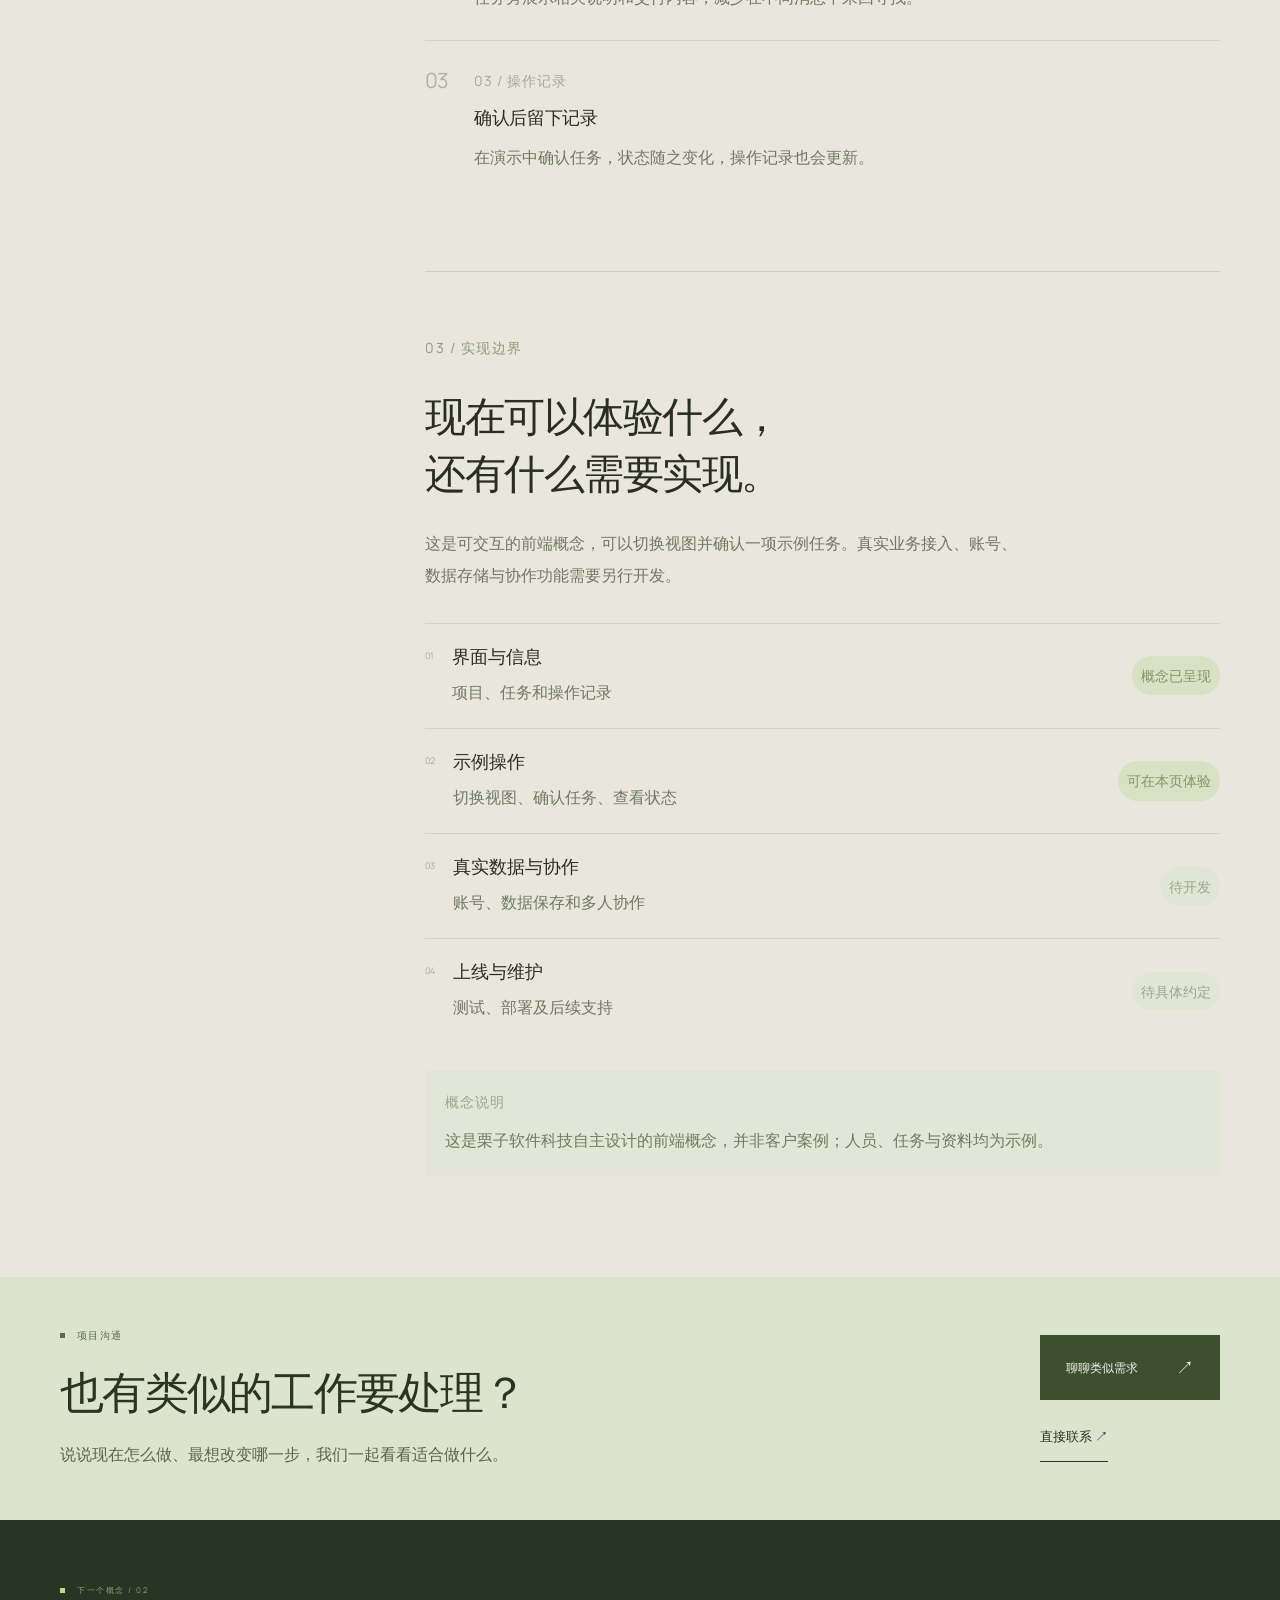
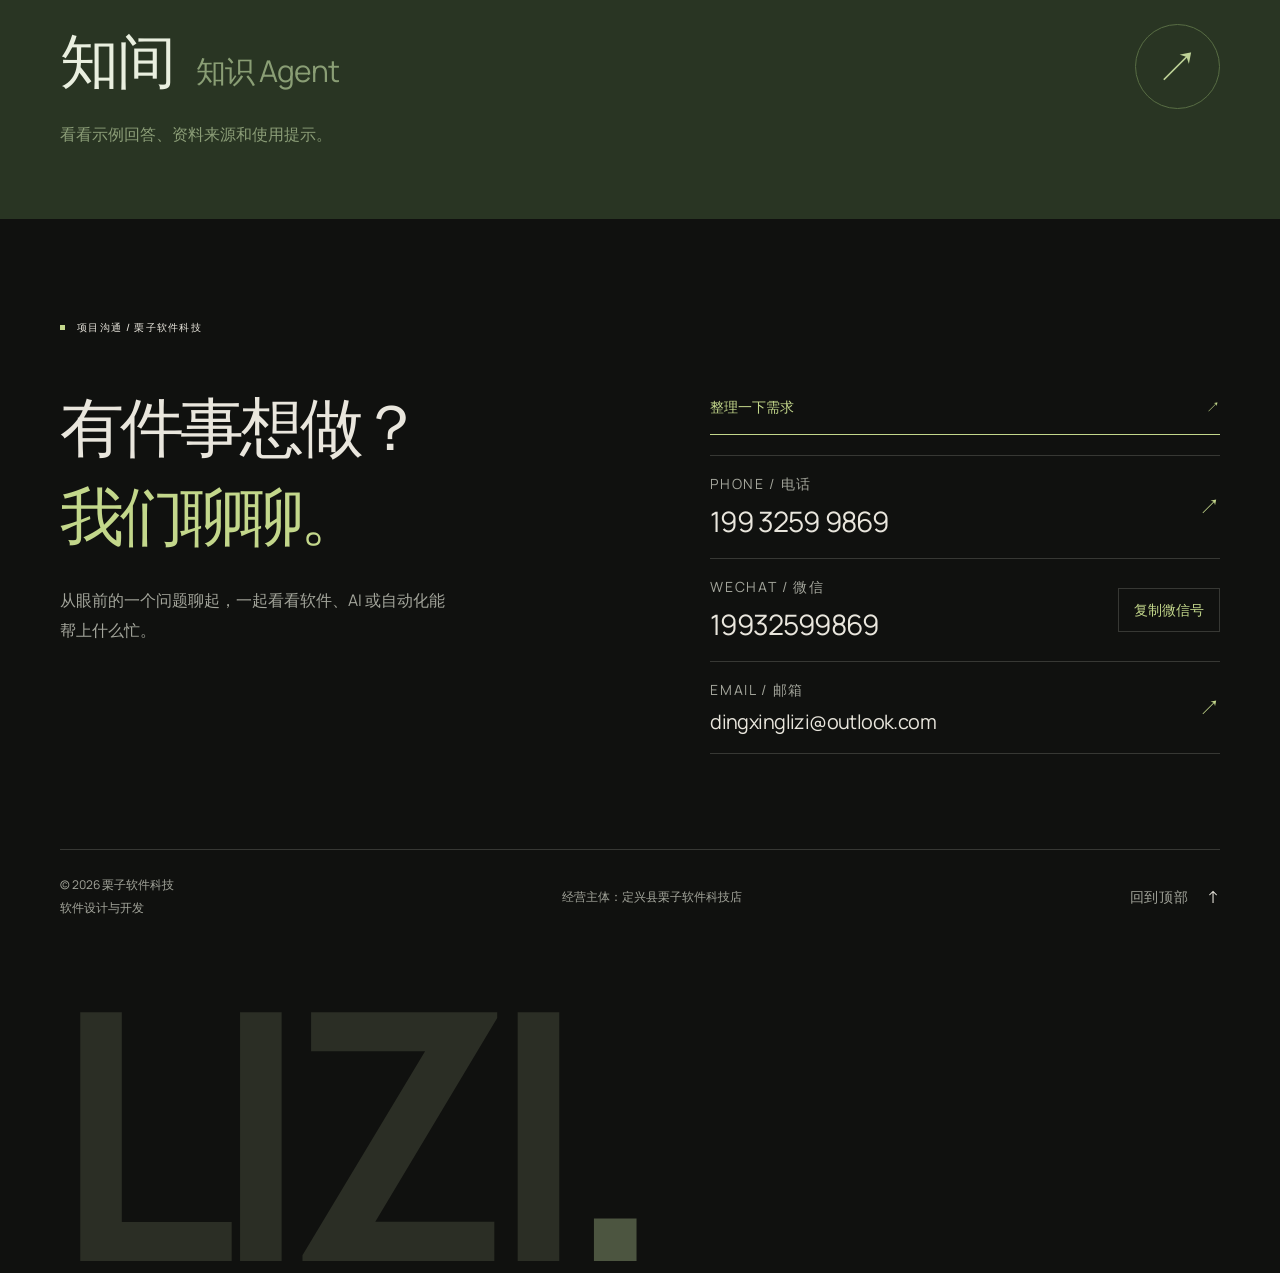
<file: web/project.html>
<!DOCTYPE html>

<html lang="zh-CN"><head><meta charset="utf-8"/><meta content="width=device-width, initial-scale=1" name="viewport"/><meta content="体验栗子软件科技自主设计的运营工作台、知识 Agent 与审批工作流概念，查看场景、关键操作及尚未实现的部分。" name="description"/><title>序章 · 运营工作台 — 栗子软件科技</title><link href="shared.css?v=20261109-4" rel="stylesheet"/><link href="project.css?v=20261109-4" rel="stylesheet"/><link href="favicon.svg" rel="icon" type="image/svg+xml"/><link href="journey.css?v=20261109-4" rel="stylesheet"/><link href="copy.css?v=20261109-4" rel="stylesheet"/></head>
<body data-page="project"><div id="site-header"></div><main class="project-main" id="main">
<section class="project-hero wrap"><div class="project-crumb"><a href="work.html">← 全部概念</a><span id="project-number">交互概念 01 / 03</span></div><div class="project-heading"><div><span class="eyebrow" id="project-category">企业软件开发 / 概念演示</span><h1 id="project-title">序章<span>运营工作台</span></h1></div><span class="project-concept">概念演示 <i>↗</i></span></div><div class="project-lead"><p id="project-description">项目进度、任务和记录，<br/>放在一起查看。</p><div class="project-facts"><div><span>概念类型</span><p id="project-type">企业协作 · 产品概念</p></div><div><span>展示内容</span><p id="project-fields">产品设计 / 交互设计 / 前端原型</p></div><div><span>设计年份</span><p>2026</p></div></div></div></section>
<section class="project-demo-wrap" id="experience"><div class="wrap"><div class="demo-heading"><span class="eyebrow">交互演示</span><span><i></i> 可交互概念演示</span></div><div class="product-shell"><aside class="product-sidebar"><a aria-label="返回全部概念" class="product-logo" href="work.html"><b id="demo-brand-icon">序</b><span id="demo-brand-name">序章<small>OPERATIONS</small></span></a><span class="demo-workspace">栗子 · 演示空间 <i>⌄</i></span><div aria-label="产品演示视图" class="demo-nav" id="demo-tabs" role="tablist"></div><div class="demo-sidebar-note"><i>◌</i><p>仅供概念演示<small>栗子软件科技 / 示例数据</small></p></div><div class="demo-person"><b>LC</b><span>林澈<small>演示用户</small></span><i>⋯</i></div></aside><div class="product-main"><div class="product-topbar"><span id="demo-breadcrumb">工作空间 <i>/</i> 项目总览</span><span>⌕ <i>│</i> <b>LC</b></span></div><div aria-live="polite" id="demo-view" role="tabpanel" tabindex="0"></div></div></div><div class="demo-footnote"><p>选择左侧页面，试试示例操作。<span>数据仅用于演示，不连接真实业务系统。</span></p><span>切换视图 / 体验操作 ↗</span></div></div></section>
<div class="project-body wrap"><aside aria-label="概念章节" class="chapter-nav"><span>场景与设计</span><a class="active" href="#context"><i>01</i> 业务出发点</a><a href="#approach"><i>02</i> 设计思路</a><a href="#scope"><i>03</i> 实现边界</a><a href="#experience"><i>↗</i> 回到产品演示</a></aside><div class="project-story"><section class="story-section" id="context"><div class="story-kicker">01 / 业务场景</div><h2 id="context-title">任务发在群里，<br/>进度还要挨个问。</h2><p id="context-copy">多个人同时做事时，任务可能在群聊里，进度记在表格里，确认结果又散在不同消息里。这个概念把项目、负责人、任务状态和操作记录放在一起，看看日常协作可以如何进行。</p><div class="context-quote"><span>设计问题</span><blockquote id="context-question">谁在负责，<br/>下一步等什么？</blockquote><i>↳</i></div></section><section class="story-section" id="approach"><div class="story-kicker">02 / 设计思路</div><h2 id="approach-title">打开任务，<br/>就能看到进展。</h2><div class="approach-steps" id="approach-steps"><article><span class="step-index">01</span><div><small>01 / 项目与任务</small><h3>看清项目与负责人</h3><p>从项目列表查看当前阶段，再进入具体任务，知道谁负责、还需要做什么。</p></div></article><article><span class="step-index">02</span><div><small>02 / 工作信息</small><h3>把相关信息放在一起</h3><p>任务旁展示相关说明和交付内容，减少在不同消息中来回寻找。</p></div></article><article><span class="step-index">03</span><div><small>03 / 操作记录</small><h3>确认后留下记录</h3><p>在演示中确认任务，状态随之变化，操作记录也会更新。</p></div></article></div></section><section class="story-section scope-section" id="scope"><div class="story-kicker">03 / 实现边界</div><h2>现在可以体验什么，<br/>还有什么需要实现。</h2><p id="scope-copy">这是可交互的前端概念，可以切换视图并确认一项示例任务。真实业务接入、账号、数据存储与协作功能需要另行开发。</p><div class="scope-list" id="scope-list"><div><span>01</span><div><h3>界面与信息</h3><p>项目、任务和操作记录</p></div><em class="scope-present">概念已呈现</em></div><div><span>02</span><div><h3>示例操作</h3><p>切换视图、确认任务、查看状态</p></div><em class="scope-present">可在本页体验</em></div><div><span>03</span><div><h3>真实数据与协作</h3><p>账号、数据保存和多人协作</p></div><em class="">待开发</em></div><div><span>04</span><div><h3>上线与维护</h3><p>测试、部署及后续支持</p></div><em class="">待具体约定</em></div></div><div class="scope-note"><span>概念说明</span><p>这是栗子软件科技自主设计的前端概念，并非客户案例；人员、任务与资料均为示例。</p></div></section></div></div>
<section aria-labelledby="project-consult-title" class="project-consult wrap"><div><p class="eyebrow">项目沟通</p><h2 id="project-consult-title">也有类似的工作要处理？</h2><p>说说现在怎么做、最想改变哪一步，我们一起看看适合做什么。</p></div><div><a class="button" href="about.html?service=software&amp;project=operations#project-brief" id="project-brief-link">聊聊类似需求 <span aria-hidden="true">↗</span></a><a class="text-link" href="about.html#contact-details">直接联系 ↗</a></div></section>
<section class="next-project"><a class="wrap" href="project.html?project=agent" id="next-project-link"><div><span class="eyebrow">下一个概念 / 02</span><h2 id="next-project-title">知间 <span>知识 Agent</span></h2><p id="next-project-copy">看看示例回答、资料来源和使用提示。</p></div><span class="next-arrow">↗</span></a></section>
</main><div id="site-footer"></div><script src="shared.js?v=20261109-4"></script><script src="project.js?v=20261109-4"></script></body></html>
</file>
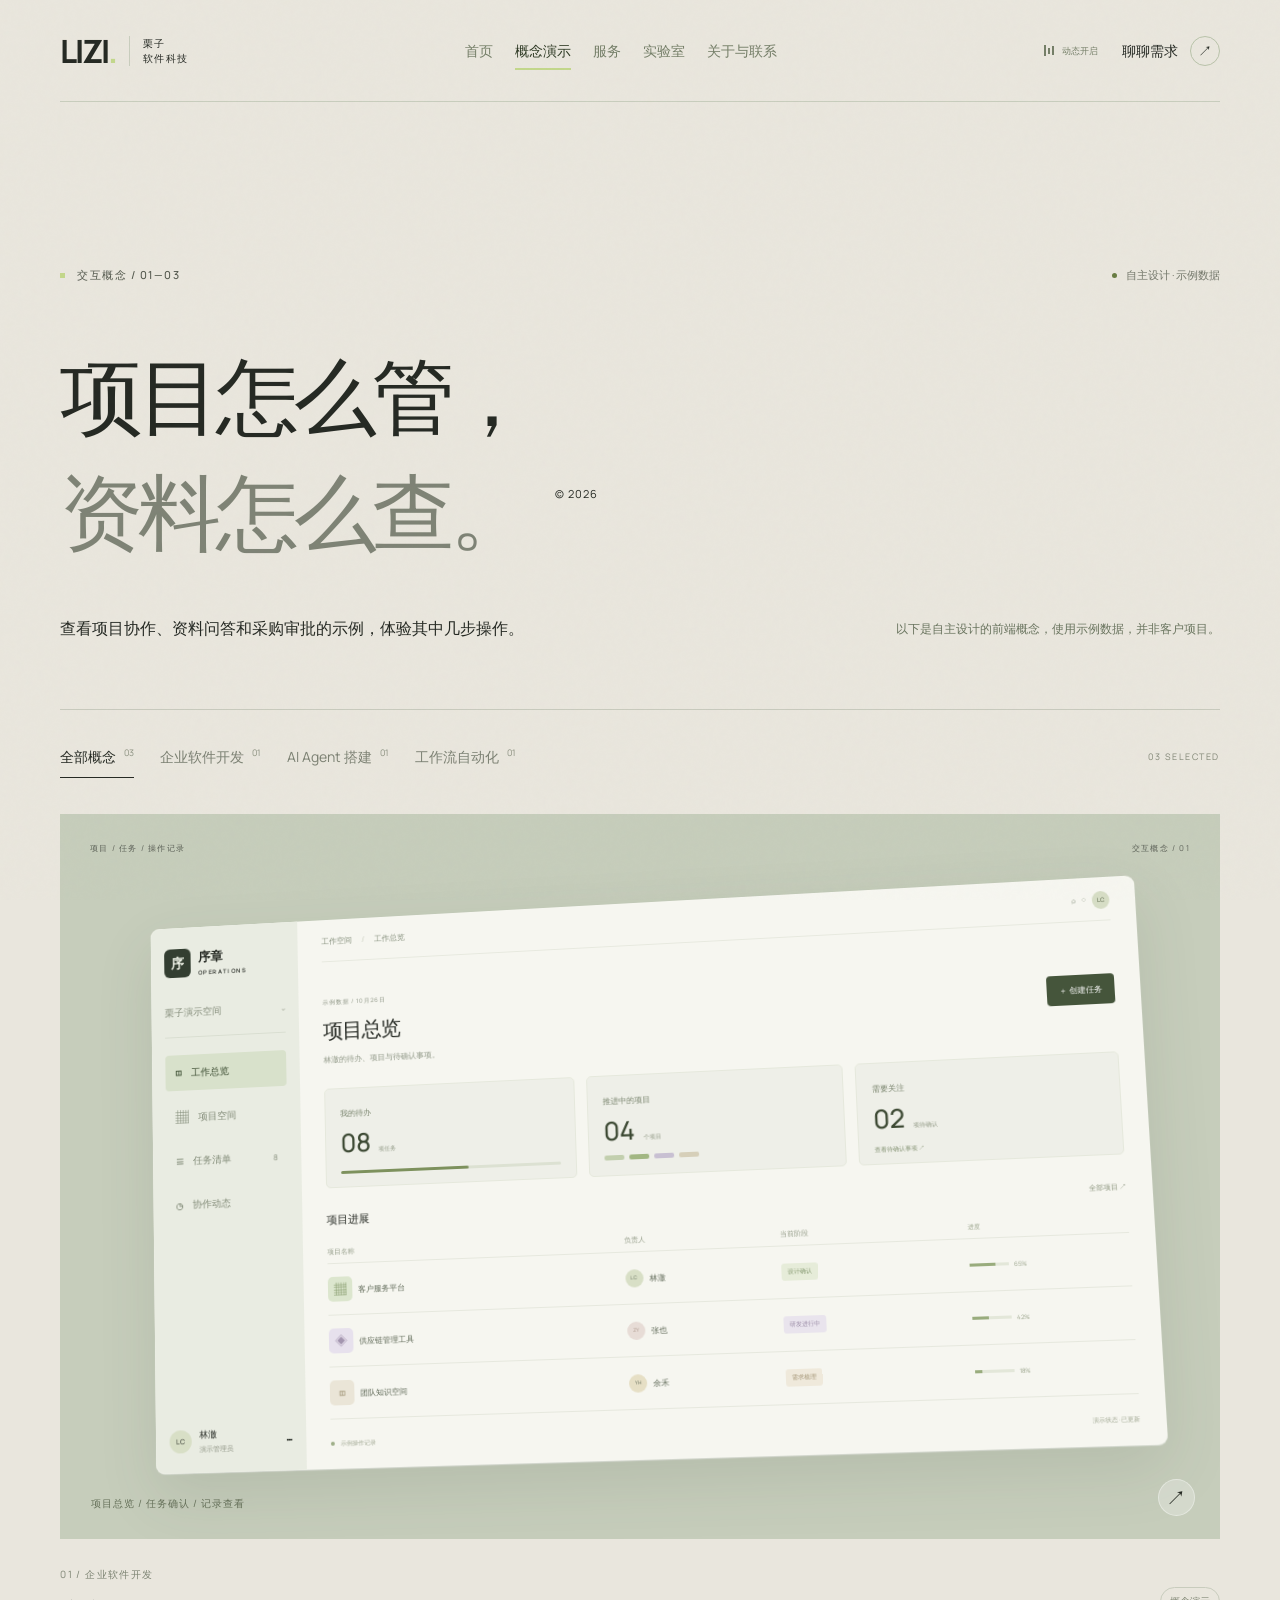
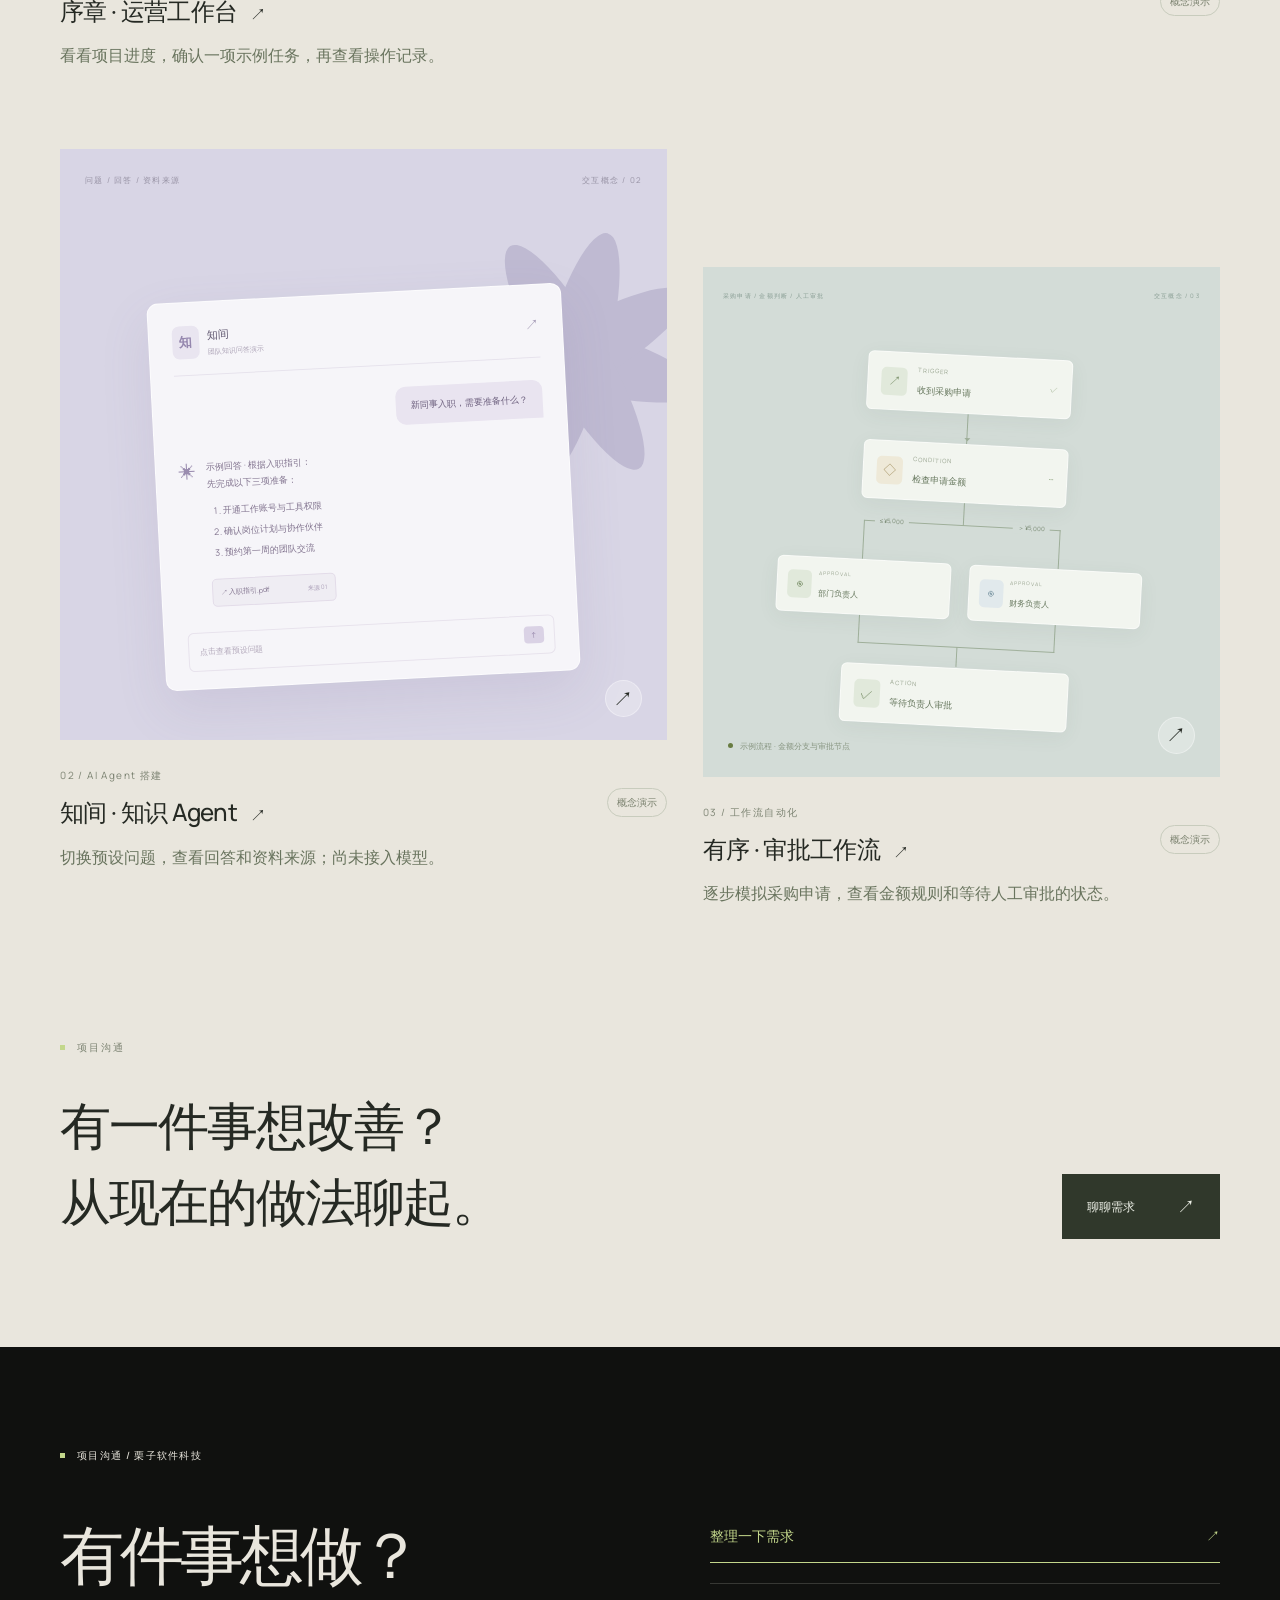
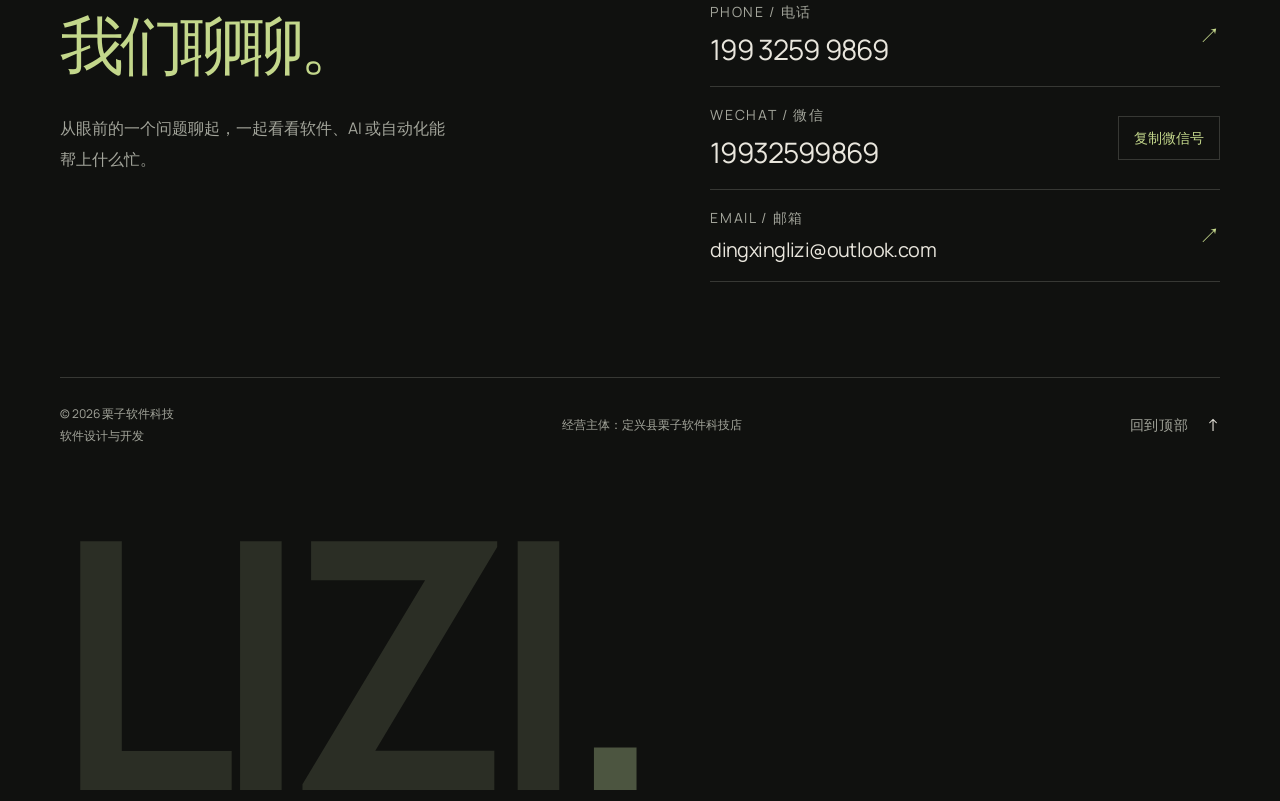
<file: web/work.html>
<!DOCTYPE html>

<html lang="zh-CN">
<head><meta charset="utf-8"/><meta content="width=device-width, initial-scale=1" name="viewport"/><meta content="栗子软件科技的自主交互概念：运营工作台、知识 Agent 与采购审批流程。使用示例数据，展示操作与实现边界，非客户案例。" name="description"/><title>交互概念 — 栗子软件科技</title><link href="shared.css?v=20261109-4" rel="stylesheet"/><link href="work.css?v=20261109-4" rel="stylesheet"/><link href="favicon.svg" rel="icon" type="image/svg+xml"/><link href="journey.css?v=20261109-4" rel="stylesheet"/><link href="copy.css?v=20261109-4" rel="stylesheet"/></head>
<body data-page="work"><div id="site-header"></div>
<main class="work-main" id="main">
<section class="work-intro wrap">
<div class="work-meta"><span class="eyebrow">交互概念 / 01—03</span><span class="work-status"><i></i> 自主设计 · 示例数据</span></div>
<h1>项目怎么管，<br/><span>资料怎么查。</span><sup>© 2026</sup></h1>
<div class="work-intro-bottom"><p>查看项目协作、资料问答和采购审批的示例，体验其中几步操作。</p><p class="work-disclaimer">以下是自主设计的前端概念，使用示例数据，并非客户项目。</p></div>
</section>
<section aria-label="作品列表" class="work-gallery wrap">
<div class="work-filterbar"><div aria-label="按方向筛选" class="work-filters" role="group"><button aria-pressed="true" class="is-active" data-filter="all">全部概念 <sup>03</sup></button><button aria-pressed="false" data-filter="software">企业软件开发 <sup>01</sup></button><button aria-pressed="false" data-filter="agent">AI Agent 搭建 <sup>01</sup></button><button aria-pressed="false" data-filter="workflow">工作流自动化 <sup>01</sup></button></div><span aria-live="polite" id="work-count">03 SELECTED</span></div>
<div class="work-grid">
<article class="work-case work-case-major" data-category="software"><a aria-label="查看序章 · 运营工作台概念" class="work-art art-operations" href="project.html?project=operations"><div class="art-topline"><span>项目 / 任务 / 操作记录</span><span>交互概念 / 01</span></div><div class="ops-window"><aside class="ops-sidebar"><div class="ops-brand"><b>序</b><strong>序章 <small>OPERATIONS</small></strong></div><span class="ops-team">栗子演示空间 <i>⌄</i></span><nav><span class="active"><i>◫</i> 工作总览</span><span><i>▦</i> 项目空间</span><span><i>≡</i> 任务清单 <b>8</b></span><span><i>◷</i> 协作动态</span></nav><div class="ops-side-bottom"><i>LC</i><span>林澈<small>演示管理员</small></span><b>⋯</b></div></aside><div class="ops-content"><div class="ops-top"><span>工作空间 <i>/</i> 工作总览</span><span>⌕   ◌   <b>LC</b></span></div><div class="ops-heading"><div><small>示例数据 / 10月26日</small><h3>项目总览</h3><p>林澈的待办、项目与待确认事项。</p></div><span>＋ 创建任务</span></div><div class="ops-summary"><div><small>我的待办</small><strong>08 <em>项任务</em></strong><div class="summary-line"><i></i></div></div><div><small>推进中的项目</small><strong>04 <em>个项目</em></strong><div class="summary-dots"><i></i><i></i><i></i><i></i></div></div><div><small>需要关注</small><strong>02 <em>项待确认</em></strong><p>查看待确认事项 ↗</p></div></div><div class="ops-list-head"><h4>项目进展</h4><span>全部项目 ↗</span></div><div class="ops-table"><div class="ops-row head"><span>项目名称</span><span>负责人</span><span>当前阶段</span><span>进度</span></div><div class="ops-row"><span><b class="project-icon">▦</b> 客户服务平台</span><span><i class="avatar">LC</i> 林澈</span><span><em>设计确认</em></span><span><b class="progress"><i style="width:65%"></i></b>65%</span></div><div class="ops-row"><span><b class="project-icon purple">◈</b> 供应链管理工具</span><span><i class="avatar pink">ZY</i> 张也</span><span><em class="purple">研发进行中</em></span><span><b class="progress"><i style="width:42%"></i></b>42%</span></div><div class="ops-row"><span><b class="project-icon beige">◫</b> 团队知识空间</span><span><i class="avatar beige">YH</i> 余禾</span><span><em class="beige">需求梳理</em></span><span><b class="progress"><i style="width:18%"></i></b>18%</span></div></div><div class="ops-bottom"><span><i></i> 示例操作记录</span><span>演示状态 · 已更新</span></div></div></div><span class="art-label">项目总览 / 任务确认 / 记录查看</span><span aria-hidden="true" class="art-open">↗</span></a><div class="work-case-caption"><div><span class="case-index">01 / 企业软件开发</span><h2><a href="project.html?project=operations">序章 · 运营工作台 <span>↗</span></a></h2><p>看看项目进度，确认一项示例任务，再查看操作记录。</p></div><span class="concept-tag">概念演示</span></div></article>
<article class="work-case work-case-agent" data-category="agent"><a aria-label="查看知间 · 知识 Agent 概念" class="work-art art-agent" href="project.html?project=agent"><div class="art-topline"><span>问题 / 回答 / 资料来源</span><span>交互概念 / 02</span></div><div aria-hidden="true" class="agent-symbol"><div></div><div></div><div></div><div></div></div><div class="agent-dialog"><div class="agent-mini-brand"><b>知</b><span>知间 <small>团队知识问答演示</small></span><i>↗</i></div><div class="agent-question">新同事入职，需要准备什么？</div><div class="agent-answer"><span class="agent-spark">✳</span><div><p>示例回答 · 根据入职指引：<br/>先完成以下三项准备：</p><ol><li>开通工作账号与工具权限</li><li>确认岗位计划与协作伙伴</li><li>预约第一周的团队交流</li></ol><span class="agent-source">↗ 入职指引.pdf <b>来源 01</b></span></div></div><div class="agent-input"><span>点击查看预设问题</span><b>↑</b></div></div><span aria-hidden="true" class="art-open">↗</span></a><div class="work-case-caption"><div><span class="case-index">02 / AI Agent 搭建</span><h2><a href="project.html?project=agent">知间 · 知识 Agent <span>↗</span></a></h2><p>切换预设问题，查看回答和资料来源；尚未接入模型。</p></div><span class="concept-tag">概念演示</span></div></article>
<article class="work-case work-case-flow" data-category="workflow"><a aria-label="查看有序 · 审批工作流概念" class="work-art art-workflow" href="project.html?project=workflow"><div class="art-topline"><span>采购申请 / 金额判断 / 人工审批</span><span>交互概念 / 03</span></div><div class="flow-canvas"><div class="flow-node start"><span class="flow-icon">↗</span><div><small>TRIGGER</small><b>收到采购申请</b></div><i>✓</i></div><div class="flow-path"></div><div class="flow-node"><span class="flow-icon gold">◇</span><div><small>CONDITION</small><b>检查申请金额</b></div><i>⋯</i></div><div class="flow-fork"><span>≤ ¥5,000</span><span>＞ ¥5,000</span></div><div class="flow-branches"><div class="flow-node"><span class="flow-icon">◉</span><div><small>APPROVAL</small><b>部门负责人</b></div></div><div class="flow-node"><span class="flow-icon blue">◉</span><div><small>APPROVAL</small><b>财务负责人</b></div></div></div><div class="flow-rejoin"></div><div class="flow-node end"><span class="flow-icon">✓</span><div><small>ACTION</small><b>等待负责人审批</b></div></div></div><div class="flow-caption"><i></i> 示例流程 · 金额分支与审批节点</div><span aria-hidden="true" class="art-open">↗</span></a><div class="work-case-caption"><div><span class="case-index">03 / 工作流自动化</span><h2><a href="project.html?project=workflow">有序 · 审批工作流 <span>↗</span></a></h2><p>逐步模拟采购申请，查看金额规则和等待人工审批的状态。</p></div><span class="concept-tag">概念演示</span></div></article>
</div><p class="work-empty" hidden="">暂无对应概念，可以查看其他方向。</p>
</section>
<section class="work-outro wrap"><span class="eyebrow">项目沟通</span><div><h2>有一件事想改善？<br/>从现在的做法聊起。</h2><a class="button work-contact" href="about.html#contact-details">聊聊需求 <span aria-hidden="true">↗</span></a></div></section>
</main><div id="site-footer"></div><script src="shared.js?v=20261109-4"></script><script src="work.js?v=20261109-4"></script></body></html>
</file>
<file: web/shared.css>
@font-face{font-family:Manrope;src:url('assets/manrope.woff2') format('woff2');font-style:normal;font-weight:200 800;font-display:swap}
:root{--bg:#10110f;--paper:#e9e6dd;--muted:#a3a59b;--accent:#c3d78b;--copper:#b98e6d;--line:rgba(233,230,221,.18);--gutter:clamp(22px,4.7vw,88px);--ease:cubic-bezier(.22,.8,.25,1)}
*,*:before,*:after{box-sizing:border-box}html{scroll-behavior:smooth;background:var(--bg);scrollbar-color:#6b7161 var(--bg)}body{margin:0;background:var(--bg);color:var(--paper);font-family:Manrope,'PingFang SC','Microsoft YaHei',sans-serif;font-size:14px;-webkit-font-smoothing:antialiased;overflow-x:clip}body:after{content:'';position:fixed;inset:0;pointer-events:none;z-index:100;opacity:.028;background-image:url("data:image/svg+xml,%3Csvg viewBox='0 0 170 170' xmlns='http://www.w3.org/2000/svg'%3E%3Cfilter id='n'%3E%3CfeTurbulence type='fractalNoise' baseFrequency='.8' numOctaves='3' stitchTiles='stitch'/%3E%3C/filter%3E%3Cpath filter='url(%23n)' opacity='.7' d='M0 0h170v170H0z'/%3E%3C/svg%3E")}a{color:inherit;text-decoration:none}button{font:inherit;color:inherit;border:0;background:none;cursor:pointer}button,a{-webkit-tap-highlight-color:transparent;touch-action:manipulation}button:disabled{cursor:default}img,svg,canvas{display:block;max-width:100%}img{height:auto}h1,h2,h3,h4,p{margin:0}h1,h2,h3,h4{font-weight:500}ul{padding:0;margin:0;list-style:none}::selection{background:var(--accent);color:var(--bg)}:focus-visible{outline:2px solid var(--accent);outline-offset:6px}.wrap{padding-left:var(--gutter);padding-right:var(--gutter)}.mono,.eyebrow,.page-kicker{font-family:Manrope,ui-monospace,monospace;font-size:10px;font-weight:500;line-height:1.7;letter-spacing:.13em;text-transform:uppercase}.eyebrow,.page-kicker{display:flex;align-items:center;gap:12px}.eyebrow:before,.page-kicker:before{content:'';width:5px;height:5px;background:var(--accent);flex-shrink:0}.muted{color:var(--muted)}.display{font-size:clamp(52px,7.8vw,128px);line-height:1.07;letter-spacing:-.07em;font-weight:500}.lead{font-size:clamp(16px,1.6vw,23px);line-height:1.9;letter-spacing:-.02em}.section{padding-top:120px;padding-bottom:120px}.section-head{display:flex;align-items:start;justify-content:space-between;gap:32px;margin-bottom:50px}.section-head h2{font-size:clamp(32px,4.2vw,64px);letter-spacing:-.055em;line-height:1.25}.section-head>p{max-width:320px;line-height:1.9;color:var(--muted)}.button,.button-outline{display:inline-flex;justify-content:center;align-items:center;gap:38px;padding:17px 25px;border-radius:0;font-size:12px;line-height:1.6;min-height:54px;transition:background .25s,color .25s,border-color .25s;white-space:nowrap}.button{background:var(--accent);color:var(--bg);border:1px solid var(--accent)}.button:hover{background:var(--paper);border-color:var(--paper)}.button-outline{border:1px solid var(--line);color:var(--paper)}.button-outline:hover{border-color:var(--paper);background:rgba(255,255,255,.04)}.button span:last-child,.button-outline span:last-child{font-size:18px;transition:transform .3s}.button:hover span:last-child,.button-outline:hover span:last-child{transform:translate(3px,-3px)}.text-link{display:inline-flex;align-items:center;gap:25px;font-size:12px;line-height:1.8;border-bottom:1px solid currentColor;padding:4px 0 9px}.text-link span:last-child{transition:transform .25s}.text-link:hover span:last-child{transform:translate(4px,-3px)}.pill{display:inline-block;padding:7px 12px;border:1px solid currentColor;border-radius:30px;font-size:10px;line-height:1.3;letter-spacing:.03em}.grid-2{display:grid;grid-template-columns:1fr 1fr;gap:40px}.light-section{background:var(--paper);color:var(--bg)}.light-section .eyebrow:before{background:#5d6d3a}.light-section .muted,.light-section .section-head>p{color:#66695d}.light-section .button-outline{color:var(--bg);border-color:#10110f40}.skip-link{position:fixed;z-index:300;top:-100px;left:20px;background:var(--accent);color:var(--bg);padding:15px 24px}.skip-link:focus{top:15px}.site-header{height:102px;display:flex;align-items:center;justify-content:space-between;gap:28px;position:relative;z-index:80;border-bottom:1px solid var(--line);margin:0 var(--gutter)}.brand{display:flex;align-items:center;gap:13px;flex-shrink:0}.brand-mark{font-size:32px;font-weight:750;letter-spacing:-.07em;line-height:1}.brand-cn{font-size:10px;line-height:1.5;letter-spacing:.13em;max-width:80px;min-width:69px;white-space:nowrap;border-left:1px solid var(--line);padding-left:13px}.desktop-nav{display:flex;gap:29px;align-items:center}.nav-item{font-size:11px;position:relative;padding:12px 0;color:var(--muted);transition:color .2s}.nav-item:hover,.nav-item[aria-current=page]{color:var(--paper)}.nav-item[aria-current=page]:after{content:'';position:absolute;left:0;right:0;bottom:3px;height:2px;background:var(--accent)}.header-end{display:flex;gap:24px;align-items:center}.header-contact{font-size:11px;display:flex;align-items:center;gap:18px}.header-contact span{display:grid;place-items:center;height:30px;width:30px;border:1px solid var(--line);border-radius:50%;transition:background .2s,color .2s}.header-contact:hover span{background:var(--accent);color:var(--bg)}.motion-button{display:flex;align-items:center;gap:8px;color:var(--muted);font-size:9px;padding:8px 0}.motion-icon{display:flex;gap:2px;height:13px;align-items:center}.motion-icon i{width:2px;background:currentColor;height:11px;animation:wave .9s ease-in-out infinite alternate}.motion-icon i:nth-child(2){height:6px;animation-delay:-.4s}.motion-icon i:nth-child(3){height:9px;animation-delay:-.6s}.motion-button[aria-pressed=true] .motion-icon i{animation:none;height:3px}.menu-toggle{display:none}.mobile-nav{display:none}.page-intro{padding-top:78px;padding-bottom:78px}.page-intro .page-kicker{margin-bottom:38px}.page-intro .display{max-width:1050px}.page-intro .lead{margin-top:32px;max-width:620px;color:var(--muted)}.page-progress{position:fixed;left:0;top:0;height:2px;background:var(--accent);width:100%;transform:scaleX(0);transform-origin:0 0;z-index:150;pointer-events:none}
/* HOME — an original digital-systems study. */
.home-hero{position:relative;min-height:790px;height:calc(100svh - 102px);max-height:1100px;isolation:isolate;overflow:hidden}.hero-topline{position:absolute;left:var(--gutter);right:var(--gutter);top:35px;display:flex;justify-content:space-between;gap:24px;z-index:4}.hero-topline .mono{color:var(--muted);font-size:9px}.hero-h1{position:absolute;top:14%;left:var(--gutter);right:var(--gutter);font-size:clamp(100px,16.6vw,280px);line-height:.91;letter-spacing:-.085em;font-weight:650;z-index:3;pointer-events:none}.hero-h1 span{display:block;width:max-content}.hero-h1 span:last-child{margin-top:12px;margin-left:auto;position:relative}.hero-h1 em{font-style:normal;color:var(--accent)}.hero-bottom{position:absolute;bottom:36px;left:var(--gutter);right:var(--gutter);display:grid;grid-template-columns:1fr 1fr auto;align-items:end;gap:28px;z-index:5}.hero-service p{font-size:13px;line-height:1.8;max-width:245px}.hero-service .mono{font-size:9px;color:var(--muted);margin-top:9px}.hero-bottom-description{font-size:11px;line-height:1.9;color:var(--muted);max-width:260px}.scroll-cue{display:flex;align-items:center;gap:17px;font-size:10px}.scroll-cue span{border:1px solid var(--line);width:44px;height:44px;border-radius:50%;display:grid;place-items:center;font-size:19px;transition:background .2s,color .2s}.scroll-cue:hover span{background:var(--paper);color:var(--bg)}.system-scene{position:absolute;inset:0;z-index:1;perspective:1000px;--rx:0deg;--ry:0deg;--system-color:#c3d78b}.system-scene:before{content:'';position:absolute;inset:-15%;background:radial-gradient(ellipse at 53% 54%,#4c62342b,transparent 45%);pointer-events:none}.system-orbit{position:absolute;width:680px;height:480px;left:48%;top:48%;transform:translate(-50%,-50%) rotate(-23deg);border:1px solid #b4c5950a;border-radius:50%;box-shadow:0 0 0 65px #b4c59504,0 0 0 130px #b4c59503}.system-object{width:540px;height:530px;position:absolute;left:48%;top:51%;transform:translate(-50%,-50%) rotateX(var(--rx)) rotateY(var(--ry)) rotate(-8deg);transform-style:preserve-3d;transition:transform 1s var(--ease);filter:drop-shadow(0 38px 35px #0008)}.system-floor{position:absolute;left:30px;right:0;top:160px;height:330px;transform:rotateX(58deg) rotateZ(35deg);background:linear-gradient(135deg,#3b4234,#171c16 55%,#121510);border:1px solid #b3c48b4d;box-shadow:1px 2px 0 #839065,8px 10px 0 #0a0d09,9px 11px 0 #707c55,19px 24px 45px #0009}.system-floor:after{content:'';position:absolute;inset:14px;background-image:linear-gradient(#c3d78b12 1px,transparent 1px),linear-gradient(90deg,#c3d78b12 1px,transparent 1px);background-size:24px 24px}.route-map{position:absolute;inset:0;width:100%;height:100%;opacity:.7;overflow:visible}.route-map path{fill:none;stroke:#b8c990;stroke-opacity:.3;stroke-width:1}.route-map .route-pulse{stroke:var(--system-color);stroke-opacity:1;stroke-dasharray:8 210;animation:routeFlow 5s linear infinite}.route-map .route-pulse:nth-last-child(2){animation-delay:-2s}.route-map .route-pulse:last-child{animation-delay:-3.7s}.system-core{position:absolute;top:173px;left:169px;width:168px;height:168px;border:1px solid #d7edaa66;border-radius:23px;background:linear-gradient(145deg,#8eab5a,#36472b 18%,#151e16 70%);box-shadow:inset 0 0 30px #bedc842b,0 0 0 10px #b7ce8710,0 0 0 11px #bed1942b,13px 18px 25px #0006;transform:rotate(-10deg);display:flex;justify-content:center;align-items:center;flex-direction:column;color:#d4e6b0}.core-glyph{font-weight:700;font-size:69px;line-height:1;letter-spacing:-.12em;margin-left:-6px}.system-core small{font-family:monospace;font-size:7px;letter-spacing:.22em;margin-top:12px;color:#b4c892}.core-led{position:absolute;width:4px;height:4px;background:var(--system-color);border-radius:50%;top:13px;right:15px;box-shadow:0 0 9px var(--system-color)}.system-node{position:absolute;border:1px solid #adbb8f42;background:linear-gradient(120deg,#30382c,#151b15 75%);box-shadow:5px 7px 0 #090d09,6px 8px 0 #6b77594d;padding:18px;width:125px;min-height:87px;display:flex;flex-direction:column;gap:13px;font-size:9px;letter-spacing:.09em;transform:rotate(-10deg)}.system-node svg{width:23px;height:23px;stroke:#c2d69d;fill:none;stroke-width:1}.system-node small{font-size:7px;color:#8b9b7d}.node-data{left:30px;top:111px}.node-agent{right:20px;top:84px}.node-action{right:14px;bottom:30px}.node-interface{left:32px;bottom:28px}.object-microcopy{position:absolute;left:208px;bottom:0;font-size:7px;letter-spacing:.18em;color:#869077;transform:rotate(-10deg)}.hero-system-control{position:absolute;left:var(--gutter);top:62%;z-index:5}.system-control-label{font-size:8px;letter-spacing:.1em;color:var(--muted);margin-bottom:12px}.system-tabs{display:flex;gap:6px}.system-tab{font-size:9px;letter-spacing:.04em;border:1px solid var(--line);padding:9px 12px;color:var(--muted);transition:all .25s}.system-tab[aria-selected=true]{background:var(--accent);border-color:var(--accent);color:var(--bg)}.system-tab:hover{border-color:var(--accent)}.system-tab-description{font-size:10px;line-height:1.8;color:var(--muted);margin-top:12px;width:195px;min-height:36px}.hero-coordinate{position:absolute;right:var(--gutter);top:55%;font-size:8px;color:#7d8474;writing-mode:vertical-rl;letter-spacing:.18em}.hero-rule{height:1px;background:var(--line);position:absolute;bottom:0;left:var(--gutter);right:var(--gutter)}
.home-manifesto{padding-top:98px;padding-bottom:115px;display:grid;grid-template-columns:1fr 2.1fr;gap:60px}.home-manifesto .eyebrow{align-self:start;margin-top:12px}.manifesto-statement{font-size:clamp(30px,3.6vw,56px);line-height:1.5;letter-spacing:-.045em;max-width:900px}.manifesto-statement .muted{color:#72776a}.manifesto-bottom{display:flex;justify-content:space-between;align-items:start;gap:50px;margin-top:38px}.manifesto-bottom p{font-size:13px;line-height:1.95;color:var(--muted);max-width:410px}.manifesto-bottom .text-link{flex-shrink:0;margin-top:4px}
.selected-section{padding-top:82px;padding-bottom:92px}.selected-section .section-head{align-items:end}.selected-title{display:flex;gap:22px;align-items:start}.selected-title sup{font-size:12px;margin-top:9px;letter-spacing:0;color:#6f7660}.selected-section .eyebrow{margin-bottom:26px}.selected-note{font-size:10px;line-height:1.9;color:#74786a;margin-top:12px}.work-preview-grid{display:grid;grid-template-columns:1.1fr 1fr;gap:28px}.work-preview-card{display:block;min-width:0}.preview-visual{aspect-ratio:1.3;position:relative;overflow:hidden;background:#d8d8ca;isolation:isolate}.preview-label{position:absolute;top:22px;left:22px;right:22px;display:flex;justify-content:space-between;align-items:center;font-size:8px;letter-spacing:.1em;z-index:4}.preview-go{width:35px;height:35px;border:1px solid #10110f40;border-radius:50%;display:grid;place-items:center;font-size:17px;transition:background .3s,color .3s,transform .3s}.work-preview-card:hover .preview-go{background:var(--bg);color:var(--paper);transform:rotate(45deg)}.work-preview-title{display:flex;justify-content:space-between;align-items:start;padding-top:21px;gap:18px}.work-preview-title h3{font-size:22px;letter-spacing:-.04em}.work-preview-title p{font-size:10px;margin-top:8px;color:#6a6e61}.work-preview-title .mono{font-size:9px;color:#73786b;padding-top:6px}.preview-platform{position:absolute;width:76%;left:12%;top:25%;height:66%;background:#f2f2e9;transform:perspective(700px) rotateY(-14deg) rotateX(8deg) rotateZ(-5deg);box-shadow:20px 40px 45px #4f5b3c3b;transition:transform .8s var(--ease);border:1px solid #bcc2ae;display:grid;grid-template-columns:18% 1fr}.work-preview-card:hover .preview-platform{transform:perspective(700px) rotateY(-7deg) rotateX(3deg) rotateZ(-2deg) translateY(-7px)}.p-sidebar{background:#263025;display:flex;flex-direction:column;padding:17px 9px;gap:15px;color:#d4dfc5;font-size:6px}.p-sidebar strong{font-size:12px;letter-spacing:-.05em;margin-bottom:8px}.p-sidebar span{display:block;height:4px;background:#d1dfbb29;width:76%}.p-sidebar span:nth-child(2){background:#c3d78b;width:88%;height:15px}.p-main{padding:19px 16px}.p-top{font-size:8px;display:flex;justify-content:space-between}.p-top span{font-size:5px;color:#868e77}.p-title{margin-top:20px;font-size:18px;letter-spacing:-.06em}.p-metrics{display:grid;grid-template-columns:repeat(3,1fr);gap:8px;margin-top:15px}.p-metrics div{border:1px solid #343d2921;padding:11px 8px;min-height:52px}.p-metrics i{display:block;width:40%;height:4px;background:#a2ab93;margin-bottom:9px}.p-metrics b{font-size:13px;font-weight:500}.p-metrics small{font-size:5px;margin-left:5px;color:#7e8972}.p-chart{height:75px;margin-top:15px;background:repeating-linear-gradient(0deg,transparent,transparent 23px,#26302515 24px);position:relative;display:flex;gap:7px;align-items:end;padding:8px 11px 0}.p-chart i{width:10%;height:var(--h);background:#9aaf76;opacity:.7}.p-table{margin-top:15px;display:grid;gap:8px}.p-table i{height:5px;background:linear-gradient(90deg,#37472c30 20%,transparent 20% 29%,#37472c20 29% 60%,transparent 60% 70%,#37472c20 70%);display:block}.preview-system{background:#26382e;color:#e4eadb}.preview-system:before{content:'';position:absolute;inset:0;background-image:radial-gradient(#cee4c01f .7px,transparent .7px);background-size:16px 16px;mask-image:radial-gradient(ellipse at center,#000,transparent 75%)}.preview-system .preview-go{border-color:#e9e6dd60}.preview-system .preview-label{color:#c2d1b7}.agent-map{position:absolute;inset:19% 8% 5%;transform:rotate(-8deg);transition:transform .8s var(--ease)}.work-preview-card:hover .agent-map{transform:rotate(-3deg) scale(1.04)}.agent-lines{position:absolute;inset:0;width:100%;height:100%}.agent-lines path{fill:none;stroke:#bad29d66;stroke-width:1}.agent-center{position:absolute;top:28%;left:36%;width:28%;aspect-ratio:1;display:grid;place-items:center;border:1px solid #c5de9f70;border-radius:24%;background:radial-gradient(ellipse at 30% 20%,#c0d6976b,#354e37 60%);box-shadow:0 0 45px #b8d78c13,inset 0 0 15px #d8edba25;font-size:44px;letter-spacing:-.08em}.agent-center:after{content:'';position:absolute;inset:-13px;border:1px solid #cee4af20;border-radius:29%}.agent-mini{position:absolute;background:#25362b;border:1px solid #8eac7a70;padding:12px 16px;font-size:8px;letter-spacing:.06em;box-shadow:7px 9px 20px #05140a22}.agent-mini:before{content:'';width:4px;height:4px;display:inline-block;margin-right:8px;background:#c3d78b;border-radius:50%}.am1{left:2%;top:8%}.am2{right:0;top:17%}.am3{left:0;bottom:15%}.am4{right:0;bottom:4%}.agent-orbit{position:absolute;width:85%;height:75%;left:8%;top:13%;border:1px solid #d4e2c213;border-radius:50%;transform:rotate(20deg)}.selected-end{display:flex;justify-content:space-between;align-items:end;margin-top:35px}.selected-end p{font-size:10px;line-height:1.8;color:#6e7465;max-width:410px}.selected-end .text-link{font-size:11px}
.home-capabilities{display:grid;grid-template-columns:.9fr 1.2fr;gap:8vw;padding-top:110px;padding-bottom:110px}.capability-intro .eyebrow{margin-bottom:36px}.capability-intro h2{font-size:clamp(34px,4.2vw,64px);line-height:1.3;letter-spacing:-.06em}.capability-intro>p{max-width:280px;margin-top:26px;line-height:1.9;color:var(--muted);font-size:13px}.capability-intro .text-link{margin-top:40px}.capability-row{padding:29px 0;border-top:1px solid var(--line);display:grid;grid-template-columns:35px 1fr 20px;gap:16px;position:relative}.capability-row:last-child{border-bottom:1px solid var(--line)}.capability-row:before{content:'';position:absolute;inset:0 -16px;background:#c3d78b06;opacity:0;transition:opacity .3s}.capability-row:hover:before{opacity:1}.capability-number{font-size:9px;color:var(--muted);padding-top:7px}.capability-row h3{font-size:25px;letter-spacing:-.05em;line-height:1.45;transition:color .25s}.capability-row:hover h3{color:var(--accent)}.capability-row p{font-size:11px;line-height:1.9;color:var(--muted);margin-top:13px;max-width:350px}.capability-row .row-arrow{font-size:19px;padding-top:4px;transition:transform .25s}.capability-row:hover .row-arrow{transform:translate(3px,-3px)}.capability-tags{display:flex;gap:12px;margin-top:20px;font-size:8px;letter-spacing:.05em;color:#a7b096}.home-lab{background:#1b2119;border-top:1px solid #b7c79425;display:grid;grid-template-columns:1fr 1fr;min-height:480px;overflow:hidden}.home-lab-copy{padding:75px var(--gutter);padding-right:0;z-index:2}.home-lab-copy h2{font-size:clamp(38px,5.2vw,75px);letter-spacing:-.07em;line-height:1.05;margin-top:26px}.home-lab-copy h2 em{font:italic 1.05em Georgia,serif;color:var(--accent)}.home-lab-copy>p{font-size:12px;line-height:1.9;color:var(--muted);margin:25px 0;max-width:300px}.lab-teaser-art{position:relative;min-height:420px;isolation:isolate}.lab-sphere{width:300px;height:300px;position:absolute;left:40%;top:50%;transform:translate(-50%,-50%);border-radius:50%;background:radial-gradient(ellipse at 30% 22%,#c1d8a0,#5d7454 25%,#263b29 52%,#131f16 75%);box-shadow:inset -16px -14px 30px #07140de6,0 35px 60px #0007;border:1px solid #a1ba8340;overflow:hidden}.lab-sphere:before{content:'';position:absolute;inset:0;background:repeating-linear-gradient(0deg,transparent,transparent 7px,#e6f4ce22 8px);border-radius:50%;transform:rotate(-25deg)}.lab-sphere:after{content:'';position:absolute;inset:14%;border:1px solid #ecf7d356;border-radius:50%;transform:rotateY(60deg);box-shadow:0 0 0 26px #e5ffb90b,0 0 0 27px #ecf7d325,0 0 0 50px #e5ffb905,0 0 0 51px #ecf7d315}.lab-ring{position:absolute;width:490px;height:150px;left:40%;top:50%;transform:translate(-50%,-50%) rotate(-28deg);border:1px solid #b0c89366;border-radius:50%;z-index:-1}.lab-ring:after{content:'';position:absolute;left:8%;top:6%;width:8px;height:8px;border-radius:50%;background:var(--accent);box-shadow:0 0 20px #c3d78b66}.lab-teaser-caption{position:absolute;right:var(--gutter);bottom:26px;font-size:8px;color:var(--muted);letter-spacing:.12em}
/* Shared contact and footer. */
.site-footer{padding-top:100px;background:var(--bg)}.footer-top{display:grid;grid-template-columns:1.1fr 1fr;gap:7vw;margin-top:45px;padding-bottom:70px}.footer-headline{font-size:clamp(44px,5.5vw,90px);line-height:1.2;letter-spacing:-.065em}.footer-headline span{color:var(--accent)}.footer-intro{margin-top:25px;font-size:12px;line-height:1.9;color:var(--muted);max-width:330px}.contact-list{border-top:1px solid var(--line)}.contact-item{border-bottom:1px solid var(--line);padding:18px 0;display:flex;justify-content:space-between;align-items:center;gap:20px}.contact-item>div>span{display:block;font-size:8px;letter-spacing:.12em;color:var(--muted);margin-bottom:8px}.contact-item strong{font-size:clamp(19px,2.2vw,30px);font-weight:400;letter-spacing:-.03em}.contact-item.email strong{font-size:clamp(14px,1.55vw,23px)}.contact-arrow{font-size:21px;color:var(--accent);transition:transform .25s}.contact-item:hover .contact-arrow{transform:translate(3px,-3px)}.copy-button{font-size:10px;color:var(--accent);border:1px solid var(--line);padding:11px 15px;flex-shrink:0}.copy-button:hover{border-color:var(--accent)}.copy-feedback{font-size:10px;color:var(--accent);min-height:25px;padding-top:10px}.footer-bottom{padding:24px 0;border-top:1px solid var(--line);display:flex;align-items:center;justify-content:space-between;gap:24px;color:var(--muted);font-size:9px;line-height:1.9}.footer-bottom small{font-size:9px}.footer-wordmark{font-size:clamp(120px,23.2vw,380px);line-height:.83;font-weight:700;letter-spacing:-.085em;margin-left:-.022em;padding-top:42px;overflow:hidden;white-space:nowrap;color:#2b2e25;user-select:none}.footer-wordmark span{color:#4c5540}.back-top{font-size:9px;letter-spacing:.06em;display:flex;gap:18px;align-items:center;padding:7px 0;white-space:nowrap}.back-top span{font-size:17px;color:var(--paper)}
@keyframes routeFlow{to{stroke-dashoffset:-436}}@keyframes wave{to{height:3px}}.motion-off *,.motion-off *:before,.motion-off *:after{animation-play-state:paused!important;scroll-behavior:auto!important}.motion-off .system-object{transition:none}.reveal{opacity:1;transform:none}.js-motion .reveal[data-reveal-ready]{opacity:0;transform:translateY(25px);transition:opacity .85s var(--ease),transform .85s var(--ease)}.js-motion .reveal.is-visible{opacity:1;transform:none}.motion-off .reveal{opacity:1!important;transform:none!important;transition:none!important}
@media(min-width:1600px){.home-hero{min-height:880px}.system-object{width:620px;height:610px;transform:translate(-50%,-50%) scale(1.1) rotateX(var(--rx)) rotateY(var(--ry)) rotate(-8deg)}.hero-system-control{top:66%}}
@media(max-width:1100px){.desktop-nav{gap:20px}.header-end{gap:18px}.header-contact{display:none}.home-hero{min-height:750px}.hero-h1{top:18%;font-size:17vw}.system-object{left:52%;top:51%;width:480px;height:490px;transform:translate(-50%,-50%) scale(.9) rotateX(var(--rx)) rotateY(var(--ry)) rotate(-8deg)}.hero-bottom{grid-template-columns:1fr 1fr auto}.home-manifesto{grid-template-columns:1fr 2.4fr;gap:30px}.manifesto-bottom{gap:30px}.manifesto-bottom p{font-size:12px}.manifesto-bottom .text-link{font-size:10px;gap:14px}.p-title{font-size:15px}.p-main{padding:16px 12px}.p-metrics{gap:5px}.p-metrics div{padding:8px 5px;min-height:45px}.p-chart{height:54px;margin-top:10px}.p-table{gap:5px;margin-top:10px}.agent-mini{padding:10px 12px;font-size:7px}.home-capabilities{gap:6vw}.lab-sphere{width:260px;height:260px}.lab-ring{width:400px}.footer-top{gap:7vw}}
@media(max-width:760px){:root{--gutter:24px}.site-header{height:82px}.brand-mark{font-size:29px}.brand-cn{font-size:8px;padding-left:10px;max-width:66px;min-width:54px}.desktop-nav{display:none}.header-end{gap:20px}.motion-button{font-size:0;gap:0;padding:10px}.motion-icon{height:15px}.menu-toggle{width:34px;height:34px;display:flex;flex-direction:column;justify-content:center;gap:6px;padding:5px;z-index:91}.menu-toggle i{height:1px;width:24px;background:var(--paper);transition:transform .3s}.menu-toggle[aria-expanded=true] i:first-child{transform:translateY(3.5px) rotate(45deg)}.menu-toggle[aria-expanded=true] i:last-child{transform:translateY(-3.5px) rotate(-45deg)}.mobile-nav{display:block;position:fixed;z-index:79;inset:81px 0 0;background:#10110ff8;backdrop-filter:blur(20px);padding:37px var(--gutter);visibility:hidden;opacity:0;transform:translateY(-10px);transition:all .3s;overflow-y:auto}.mobile-nav.is-open{visibility:visible;opacity:1;transform:none}.mobile-nav a{display:flex;justify-content:space-between;padding:20px 0;border-bottom:1px solid var(--line);font-size:26px;letter-spacing:-.035em}.mobile-nav a span{font-size:10px;color:var(--muted);padding-top:12px;letter-spacing:0}.mobile-nav a[aria-current=page]{color:var(--accent)}.mobile-nav-contact{margin-top:45px;font-size:11px;color:var(--muted);line-height:2}.mobile-nav-contact a{font-size:17px;border:0;padding:5px 0}.menu-open{overflow:hidden}.page-intro{padding-top:55px;padding-bottom:55px}.page-intro .page-kicker{margin-bottom:27px}.display{font-size:56px;letter-spacing:-.06em;line-height:1.15}.page-intro .lead{font-size:14px;line-height:1.9;margin-top:26px}.section{padding-top:70px;padding-bottom:70px}.section-head{display:block;margin-bottom:30px}.section-head>p{margin-top:20px;font-size:12px}.section-head h2{font-size:35px;line-height:1.3}.eyebrow,.page-kicker{font-size:8px;letter-spacing:.1em}.grid-2{grid-template-columns:1fr;gap:28px}.button,.button-outline{min-height:49px;font-size:11px;padding:14px 21px;gap:34px}.home-hero{height:calc(100svh - 82px);min-height:720px;max-height:930px}.hero-topline{top:25px}.hero-topline .mono{font-size:7px;letter-spacing:.08em}.hero-topline .mono:last-child{max-width:104px;text-align:right}.hero-h1{top:15%;left:20px;right:24px;font-size:21vw;line-height:.94;letter-spacing:-.08em}.hero-h1 span:last-child{margin-top:13px}.system-object{top:54%;left:52%;width:500px;height:530px;transform:translate(-50%,-50%) scale(.65) rotateX(var(--rx)) rotateY(var(--ry)) rotate(-8deg)}.system-orbit{width:430px;height:350px;top:52%;left:52%}.system-scene:before{background:radial-gradient(ellipse at 50% 50%,#4c62342b,transparent 55%)}.hero-bottom{bottom:27px;grid-template-columns:1fr auto;gap:16px}.hero-service p{font-size:11px;line-height:1.8;max-width:210px}.hero-service .mono{font-size:7px;margin-top:8px}.hero-bottom-description{display:none}.scroll-cue{font-size:0;gap:0}.scroll-cue span{font-size:17px;width:39px;height:39px}.hero-system-control{top:auto;bottom:143px;left:var(--gutter)}.system-control-label{font-size:7px;margin-bottom:8px}.system-tab{padding:8px 10px;font-size:8px}.system-tab-description{display:none}.hero-coordinate{font-size:6px;top:51%}.home-manifesto{padding-top:58px;padding-bottom:64px;display:block}.home-manifesto .eyebrow{margin:0 0 30px}.manifesto-statement{font-size:29px;line-height:1.55;letter-spacing:-.06em}.manifesto-bottom{display:block;margin-top:25px}.manifesto-bottom p{font-size:12px;max-width:100%}.manifesto-bottom .text-link{margin-top:25px;font-size:11px}.selected-section{padding-top:56px;padding-bottom:56px}.selected-section .eyebrow{margin-bottom:23px}.selected-title{gap:16px}.selected-title sup{font-size:9px}.selected-section .section-head{display:flex;align-items:end;margin-bottom:28px}.selected-section .section-head .text-link{font-size:9px;gap:12px;white-space:nowrap;padding-bottom:6px}.selected-note{font-size:8px}.work-preview-grid{grid-template-columns:1fr;gap:35px}.preview-visual{aspect-ratio:1.18}.preview-label{top:17px;left:17px;right:17px;font-size:7px}.preview-go{height:29px;width:29px;font-size:15px}.work-preview-title{padding-top:17px}.work-preview-title h3{font-size:19px}.work-preview-title p{font-size:9px;margin-top:6px}.work-preview-title .mono{font-size:7px}.preview-platform{top:24%;height:67%}.p-sidebar{padding:15px 8px;gap:13px}.p-title{font-size:16px;margin-top:17px}.p-main{padding:16px 13px}.p-metrics div{min-height:47px;padding:8px 6px}.p-chart{height:60px}.p-metrics b{font-size:12px}.p-metrics small{font-size:4px}.p-table{gap:7px}.agent-center{font-size:37px}.selected-end{display:block;margin-top:30px}.selected-end p{font-size:9px}.selected-end .text-link{margin-top:18px}.home-capabilities{display:block;padding-top:65px;padding-bottom:65px}.capability-intro .eyebrow{margin-bottom:24px}.capability-intro h2{font-size:35px}.capability-intro>p{font-size:12px;max-width:100%;margin-top:20px}.capability-intro .text-link{margin-top:22px;font-size:11px}.capability-list{margin-top:36px}.capability-row{padding:25px 0;grid-template-columns:24px 1fr 18px;gap:12px}.capability-row h3{font-size:23px}.capability-row p{font-size:11px;margin-top:10px}.capability-tags{font-size:7px;gap:9px;margin-top:15px}.home-lab{grid-template-columns:1fr;min-height:0}.home-lab-copy{padding:55px var(--gutter) 0}.home-lab-copy h2{font-size:54px;margin-top:24px}.home-lab-copy>p{font-size:11px;max-width:260px;margin:23px 0}.lab-teaser-art{min-height:340px}.lab-sphere{width:230px;height:230px;left:52%;top:44%}.lab-ring{left:52%;top:44%;width:350px;height:120px}.lab-teaser-caption{bottom:25px;font-size:7px}.site-footer{padding-top:62px}.footer-top{display:block;margin-top:30px;padding-bottom:39px}.footer-headline{font-size:45px;letter-spacing:-.06em}.footer-intro{font-size:11px;margin-top:23px;max-width:300px}.contact-list{margin-top:35px}.contact-item{padding:17px 0}.contact-item>div>span{font-size:7px}.contact-item strong{font-size:24px}.contact-item.email strong{font-size:16px}.copy-button{font-size:9px;padding:10px 12px}.footer-bottom{align-items:start;flex-wrap:wrap;gap:12px;padding:21px 0;font-size:8px}.footer-bottom small{font-size:8px;max-width:220px}.footer-legal{width:100%;order:3}.back-top{font-size:8px;gap:12px}.footer-wordmark{font-size:22.3vw;padding-top:25px;line-height:.85}.reveal{transform:none}}
@media(prefers-reduced-motion:reduce){html{scroll-behavior:auto}*,*:before,*:after{animation-duration:.01ms!important;animation-iteration-count:1!important;transition-duration:.01ms!important}.js-motion .reveal[data-reveal-ready]{opacity:1;transform:none}}

.footer-compact{padding-top:35px}
</file>
<file: web/home-v2.css>
/* Homepage revision: business and actions share the first viewport. */
body[data-page="home"]{font-size:14px}.home-hero{height:calc(100svh - 102px);min-height:590px;max-height:890px}.hero-topline{top:25px}.hero-topline .mono,.hero-topline .eyebrow{font-size:10px}.hero-h1{top:80px;font-size:clamp(112px,14.5vw,225px);line-height:.91;right:auto;letter-spacing:-.085em}.hero-h1>span:last-child{margin-left:0;margin-top:10px}.hero-h1 .sr-only{margin:0}.system-scene{pointer-events:none}.system-object{left:78%;top:43%;width:540px;height:530px;transform:translate(-50%,-50%) scale(.65) rotateX(var(--rx)) rotateY(var(--ry)) rotate(-8deg)}.system-orbit{left:78%;top:43%;width:420px;height:320px}.hero-system-control{left:auto;right:var(--gutter);top:auto;bottom:132px;width:250px}.system-control-label{font-size:10px;margin-bottom:9px}.system-tabs{gap:8px}.system-tab{font-size:12px;min-width:68px;min-height:44px;padding:10px 16px}.system-tab-description{font-size:12px;line-height:1.7;width:250px;margin-top:8px;min-height:21px}.hero-coordinate{display:none}.hero-intent{position:absolute;bottom:33px;left:var(--gutter);right:var(--gutter);display:grid;grid-template-columns:1fr auto;align-items:end;gap:28px;z-index:5}.hero-business-label{font-size:10px;color:var(--muted);letter-spacing:.07em;margin-bottom:13px}.hero-business ul{display:flex;flex-wrap:wrap;gap:8px 23px;max-width:640px}.hero-business li{font-size:14px;line-height:1.8;white-space:nowrap}.hero-actions{display:grid;grid-template-columns:1fr 1fr;gap:10px}.hero-actions .button,.hero-actions .button-outline{font-size:14px;min-height:52px;padding:14px 19px;gap:18px}.hero-actions .button span:last-child,.hero-actions .button-outline span:last-child{font-size:18px}.hero-rule{left:var(--gutter);right:var(--gutter)}
.home-problems{padding-top:72px;padding-bottom:80px;scroll-margin-top:24px}.problem-heading{display:flex;justify-content:space-between;align-items:start;gap:35px;margin-bottom:36px}.problem-heading .eyebrow{margin-top:10px;font-size:10px}.problem-heading h2{font-size:clamp(30px,3.2vw,48px);letter-spacing:-.045em;line-height:1.3}.problem-grid{display:grid;grid-template-columns:repeat(4,minmax(0,1fr));border-top:1px solid var(--line)}.problem-route{padding:26px 24px 4px;border-left:1px solid var(--line);display:flex;flex-direction:column;min-width:0;transition:background .25s}.problem-route:first-child{padding-left:0;border-left:0}.problem-route:last-child{padding-right:0}.problem-route:hover{background:#c3d78b04}.problem-index{font-size:10px;line-height:1.7;color:var(--muted);letter-spacing:.035em}.problem-route h3{font-size:clamp(21px,1.95vw,30px);line-height:1.6;letter-spacing:-.045em;margin-top:27px}.problem-route p{font-size:14px;line-height:1.9;color:var(--muted);margin-top:19px;max-width:235px}.problem-action{display:flex;justify-content:space-between;align-items:center;font-size:12px;line-height:1.7;margin-top:auto;padding-top:27px;min-height:66px;gap:10px;color:var(--accent)}.problem-action i{font-size:19px;font-style:normal;transition:transform .2s}.problem-route:hover .problem-action i{transform:translate(3px,-3px)}
.selected-section{padding-top:70px;padding-bottom:65px}.selected-section .eyebrow{font-size:10px}.selected-section .section-head{gap:22px}.selected-section .section-head h2{font-size:clamp(33px,4.2vw,62px)}.selected-note{font-size:14px;color:#666c5d;line-height:1.9}.selected-title sup{font-size:12px}.selected-section .text-link{font-size:14px;min-height:44px;align-items:center}.preview-label{font-size:10px;line-height:1.6}.work-preview-title{flex-wrap:wrap;row-gap:12px}.work-preview-title h3{font-size:23px}.work-preview-title p{font-size:14px;line-height:1.85;max-width:390px;margin-top:10px}.preview-enter{font-size:12px;line-height:1.8;display:flex;align-items:center;min-height:44px;white-space:nowrap;color:#505e42;margin-top:0}.selected-end{align-items:start}.selected-end p{font-size:12px;line-height:1.9;max-width:590px;color:#666c5d}.selected-end .text-link{font-size:12px;white-space:nowrap}.work-preview-card:focus-visible{outline:2px solid #687d44;outline-offset:8px}
.home-cooperation{padding-top:77px;padding-bottom:30px}.cooperation-heading{display:grid;grid-template-columns:1fr 2fr auto;align-items:start;gap:30px}.cooperation-heading .eyebrow{font-size:10px;padding-top:8px}.cooperation-heading h2{font-size:clamp(30px,3.5vw,51px);letter-spacing:-.05em;line-height:1.4}.cooperation-heading .text-link{font-size:14px;min-height:44px;align-items:center;gap:20px}.cooperation-steps{list-style:none;margin:42px 0 0;padding:0;display:grid;grid-template-columns:repeat(4,minmax(0,1fr));border-top:1px solid var(--line)}.cooperation-steps li{padding:26px 25px 10px 0;min-width:0}.cooperation-steps li+li{padding-left:25px;border-left:1px solid var(--line)}.cooperation-steps li>span{font-size:10px;letter-spacing:.06em;color:var(--muted)}.cooperation-steps h3{font-size:21px;letter-spacing:-.035em;line-height:1.5;margin-top:25px}.cooperation-steps p{font-size:14px;line-height:1.9;max-width:240px;color:var(--muted);margin-top:15px}.home-lab-inline{display:flex;justify-content:space-between;align-items:center;border-top:1px solid var(--line);margin-top:48px;padding-top:14px;gap:20px}.home-lab-inline>span{font-size:12px;color:var(--muted)}.home-lab-inline .text-link{border:0;font-size:12px;min-height:44px;align-items:center}.home-cooperation+.site-footer{padding-top:70px}
@media(min-width:1600px){.home-hero{min-height:680px}.system-object{transform:translate(-50%,-50%) scale(.85) rotateX(var(--rx)) rotateY(var(--ry)) rotate(-8deg)}.hero-h1{top:100px}.hero-system-control{bottom:144px}}
@media(max-width:1100px) and (min-width:761px){.home-hero{min-height:600px}.hero-h1{top:90px;font-size:14.2vw}.system-object{left:78%;top:39%;transform:translate(-50%,-50%) scale(.5) rotateX(var(--rx)) rotateY(var(--ry)) rotate(-8deg)}.system-orbit{left:78%;top:39%;width:330px;height:260px}.hero-intent{gap:20px;grid-template-columns:1fr auto}.hero-business ul{display:grid;grid-template-columns:1fr 1fr;gap:7px 18px}.hero-actions .button,.hero-actions .button-outline{padding:13px 15px;gap:12px}.hero-system-control{bottom:157px}.problem-route{padding-left:18px;padding-right:18px}.problem-route h3{font-size:22px}.problem-route p{font-size:14px}.problem-action{font-size:11px}.selected-end{display:block}.selected-end .text-link{margin-top:15px}.cooperation-heading{grid-template-columns:1fr 2fr}.cooperation-heading .text-link{grid-column:2;justify-self:start}}
@media(max-width:760px){.home-hero{height:calc(100svh - 82px);min-height:710px;max-height:830px}.hero-topline{top:23px;gap:20px}.hero-topline .eyebrow{font-size:10px;max-width:210px;line-height:1.8}.hero-topline .mono{display:none}.hero-h1{left:var(--gutter);right:auto;top:80px;font-size:21.8vw;line-height:.94}.hero-h1>span:last-child{margin-top:9px;margin-left:0}.system-object{left:57%;top:48%;width:540px;height:530px;transform:translate(-50%,-50%) scale(.5) rotateX(var(--rx)) rotateY(var(--ry)) rotate(-8deg)}.system-orbit{left:57%;top:48%;width:330px;height:260px}.hero-system-control{left:var(--gutter);right:auto;width:auto;bottom:181px;top:auto}.system-control-label{font-size:10px;margin-bottom:8px}.system-tabs{gap:8px}.system-tab{min-height:44px;font-size:12px;min-width:68px;padding:10px 16px}.system-tab-description{display:none}.hero-intent{bottom:27px;left:var(--gutter);right:var(--gutter);display:block}.hero-business-label{display:none}.hero-business ul{display:grid;grid-template-columns:1fr 1fr;gap:7px 18px;max-width:none}.hero-business li{font-size:14px;line-height:1.8}.hero-actions{margin-top:18px;gap:9px}.hero-actions .button,.hero-actions .button-outline{font-size:14px;min-height:48px;padding:11px 13px;gap:12px}.hero-actions .button span:last-child,.hero-actions .button-outline span:last-child{font-size:18px}.home-problems{padding-top:50px;padding-bottom:54px}.problem-heading{display:block;margin-bottom:27px}.problem-heading .eyebrow{margin:0 0 23px;font-size:10px}.problem-heading h2{font-size:29px;line-height:1.4;letter-spacing:-.055em}.problem-grid{grid-template-columns:1fr 1fr}.problem-route,.problem-route:first-child,.problem-route:last-child{padding:22px 16px 13px;min-height:298px;border:0}.problem-route:nth-child(odd){padding-left:0;border-right:1px solid var(--line)}.problem-route:nth-child(even){padding-right:0}.problem-route:nth-child(n+3){border-top:1px solid var(--line);padding-top:24px}.problem-index{font-size:10px;line-height:1.8;letter-spacing:0}.problem-route h3{font-size:21px;margin-top:22px;line-height:1.55}.problem-route p{font-size:14px;line-height:1.8;margin-top:16px}.problem-action{font-size:11px;line-height:1.8;padding-top:20px;min-height:64px;gap:6px}.problem-action i{font-size:17px}.selected-section{padding-top:48px;padding-bottom:45px}.selected-section .eyebrow{font-size:10px;margin-bottom:25px}.selected-section .section-head{display:block;margin-bottom:26px}.selected-section .section-head h2{font-size:34px}.selected-title sup{font-size:10px}.selected-note{font-size:14px;margin-top:13px}.selected-section .section-head .text-link{font-size:12px;margin-top:15px;gap:20px}.preview-label{font-size:10px;left:16px;right:16px;top:17px}.preview-go{height:35px;width:35px}.work-preview-grid{gap:32px}.work-preview-title{padding-top:18px;row-gap:3px;display:block}.work-preview-title h3{font-size:22px;line-height:1.5}.work-preview-title p{font-size:14px;margin-top:8px;line-height:1.85}.preview-enter{font-size:12px;margin-top:5px;min-height:44px}.selected-end{margin-top:26px}.selected-end p{font-size:12px;line-height:1.85}.selected-end .text-link{font-size:12px;margin-top:13px;white-space:normal;gap:15px}.home-cooperation{padding-top:50px;padding-bottom:20px}.cooperation-heading{display:block}.cooperation-heading .eyebrow{font-size:10px;padding-top:0}.cooperation-heading h2{font-size:31px;line-height:1.4;margin-top:24px}.cooperation-heading .text-link{font-size:14px;margin-top:19px}.cooperation-steps{grid-template-columns:1fr 1fr;margin-top:27px}.cooperation-steps li,.cooperation-steps li+li{padding:22px 17px 24px 0;border:0}.cooperation-steps li:nth-child(even){padding-left:17px;padding-right:0;border-left:1px solid var(--line)}.cooperation-steps li:nth-child(n+3){border-top:1px solid var(--line)}.cooperation-steps li>span{font-size:10px;line-height:1.8;letter-spacing:.02em}.cooperation-steps h3{font-size:20px;margin-top:20px}.cooperation-steps p{font-size:14px;margin-top:13px;line-height:1.8}.home-lab-inline{margin-top:25px;padding-top:12px}.home-lab-inline>span,.home-lab-inline .text-link{font-size:12px}.home-lab-inline .text-link{gap:13px}}
@media(max-width:360px){.home-hero{min-height:780px;max-height:870px}.hero-h1{top:86px;font-size:21.5vw}.system-object{left:54%;top:43%;transform:translate(-50%,-50%) scale(.44) rotateX(var(--rx)) rotateY(var(--ry)) rotate(-8deg)}.system-orbit{left:54%;top:43%;width:270px;height:230px}.hero-system-control{bottom:236px}.hero-intent{bottom:26px}.hero-actions{grid-template-columns:1fr;margin-top:15px;gap:8px}.hero-actions .button,.hero-actions .button-outline{min-height:46px;padding:10px 16px;justify-content:space-between}.hero-business ul{gap:6px 10px}.hero-business li{font-size:14px}.problem-heading h2{font-size:26px}.problem-grid{grid-template-columns:1fr}.problem-route,.problem-route:first-child,.problem-route:last-child,.problem-route:nth-child(odd),.problem-route:nth-child(even){padding:23px 0;min-height:0;border-left:0;border-right:0;border-top:1px solid var(--line)}.problem-route:first-child{border-top:0}.problem-route h3 br{display:none}.problem-route h3{font-size:23px;margin-top:14px}.problem-route p{max-width:none;margin-top:12px}.problem-action{min-height:56px;padding-top:17px;font-size:12px}.selected-section .section-head h2{font-size:31px}.work-preview-title h3{font-size:21px}.cooperation-heading h2{font-size:29px}.cooperation-steps{grid-template-columns:1fr}.cooperation-steps li,.cooperation-steps li+li,.cooperation-steps li:nth-child(even){padding:22px 0;border:0;border-top:1px solid var(--line)}.cooperation-steps li:first-child{border-top:0}.cooperation-steps h3{margin-top:13px}.cooperation-steps p{max-width:none;margin-top:9px}}
@media(max-height:690px) and (min-width:761px){.home-hero{min-height:540px}.hero-h1{top:64px;font-size:13.4vw}.system-object{top:40%;transform:translate(-50%,-50%) scale(.57) rotateX(var(--rx)) rotateY(var(--ry)) rotate(-8deg)}.hero-system-control{bottom:126px}.hero-intent{bottom:27px}}
@media(max-width:760px) and (max-height:740px){.home-hero{height:calc(100svh - 82px);min-height:580px;max-height:none}.hero-topline{top:17px}.hero-h1{top:58px;font-size:20vw}.system-object{left:58%;top:41%;transform:translate(-50%,-50%) scale(.34) rotateX(var(--rx)) rotateY(var(--ry)) rotate(-8deg)}.system-orbit{left:58%;top:41%;width:260px;height:180px}.hero-system-control{bottom:166px}.system-control-label{display:none}.hero-intent{bottom:22px}.hero-actions{margin-top:14px}}
@media(max-width:360px) and (max-height:740px){.system-object{left:54%;transform:translate(-50%,-50%) scale(.30) rotateX(var(--rx)) rotateY(var(--ry)) rotate(-8deg)}.hero-system-control{bottom:222px}}
</file>
<file: web/journey.css>
/* Keep the next step visible and connected across the site. */
.header-contact{min-height:44px}.footer-project-link{display:flex;justify-content:space-between;align-items:center;min-height:54px;font-size:14px;border-bottom:1px solid var(--accent);color:var(--accent);margin-bottom:20px}.mobile-nav .mobile-project-link{font-size:17px;color:var(--accent);min-height:44px;margin-bottom:10px}.mobile-nav-contact>span{display:block}.cap-scenario-actions{display:flex;justify-content:space-between;align-items:center;gap:30px;padding:30px 0 12px}.cap-scenario-actions>p{font-size:17px;line-height:1.8}.cap-scenario-actions>p>span{display:block;color:var(--muted);font-size:13px}.cap-scenario-actions>div{display:flex;align-items:center;gap:28px}.service-preparation{font-size:13px!important;line-height:1.9!important;color:var(--muted);margin:22px 0 12px}.service-consult{min-height:44px;color:var(--accent);font-size:13px}.cap-service[id],#project-brief,#contact-details{scroll-margin-top:28px}.project-consult{display:flex;justify-content:space-between;align-items:center;gap:40px;background:#dce3cf;color:#293421;padding-top:50px;padding-bottom:50px}.project-consult .eyebrow{color:#5d6c4d}.project-consult .eyebrow:before{background:#5d6c4d}.project-consult h2{font-size:clamp(28px,3.4vw,46px);letter-spacing:-.04em;margin:18px 0 16px}.project-consult p:not(.eyebrow){font-size:14px;line-height:1.9;max-width:540px;color:#59644d}.project-consult>div:last-child{display:grid;justify-items:start;gap:18px}.project-consult .button{background:#3c502f;border-color:#3c502f;color:#f1f2e9}.project-consult .button:hover{background:#283d1e}.project-consult .text-link{font-size:13px;min-height:44px}#demo-view:focus-visible{outline:2px solid #738b4c;outline-offset:8px}.project-concept{color:#526043}.cap-service-heading h3{line-height:1.4}
@media(max-width:1000px){.cap-scenario-actions{align-items:start;flex-direction:column;gap:20px}.project-consult{align-items:start}.project-consult>div:last-child{min-width:180px}.header-end{gap:16px}}
@media(max-width:760px){.header-contact{display:flex;font-size:12px;gap:0;white-space:nowrap}.header-contact span{display:none}.header-end{gap:12px}.site-header{gap:12px}.brand-cn{font-size:8px}.cap-scenario-actions>div{flex-wrap:wrap;gap:18px}.cap-scenario-actions .button{min-height:48px;font-size:13px}.cap-scenario-actions>p{font-size:17px}.cap-scenario-actions>p>span{font-size:13px}.project-consult{display:block;padding-top:35px;padding-bottom:35px}.project-consult>div:last-child{margin-top:26px;display:flex;gap:20px;flex-wrap:wrap;align-items:center}.project-consult .button{font-size:13px;min-height:48px}.project-concept{display:inline-flex;font-size:10px;margin:0;padding:7px 10px;align-self:start}.project-heading{flex-wrap:wrap;gap:16px}.project-concept i{display:none}.footer-project-link{font-size:14px}}
@media(max-width:360px){.brand-cn{display:none}.header-end{gap:10px}.motion-button{padding:8px 6px}.site-header .brand-mark{font-size:28px}}
@media(prefers-reduced-motion:reduce){.project-consult .button{transition:none}}
</file>
<file: web/copy.css>
/* Business copy: headline and label typography only. */
.hero-h1{font-size:clamp(84px,10.35vw,164px);letter-spacing:-.075em;line-height:1.02}
.hero-h1>span:last-child{color:var(--accent);margin-top:8px}
.hero-business li{font-size:14px}
.cap-heading h1{font-size:clamp(50px,6.6vw,100px);line-height:1.25}
.cap-service-heading h3{font-size:clamp(22px,2.35vw,34px);line-height:1.5;overflow-wrap:anywhere}
.about-hero-title h1{font-size:clamp(40px,5.3vw,78px);line-height:1.35}
.footer-intro{max-width:390px}
.footer-wordmark{font-size:clamp(120px,27vw,420px);letter-spacing:-.07em}
@media(max-width:1100px) and (min-width:761px){.hero-h1{font-size:10.2vw}.about-hero-title h1{font-size:5.1vw}}
@media(max-width:760px){
 .hero-h1{font-size:15.35vw;line-height:1.06;letter-spacing:-.075em}
 .hero-h1>span:last-child{margin-top:9px}
 .hero-business li{font-size:14px}
 .cap-heading h1{font-size:clamp(36px,8.5vw,62px);line-height:1.35}
 .cap-service-heading h3{font-size:24px;line-height:1.5}
 .about-hero-title h1{font-size:clamp(28px,6.8vw,48px);line-height:1.4}
 .about-intro-main{font-size:19px;line-height:1.8}
 .work-filters{flex-wrap:wrap}
 .work-filters button{font-size:12px;white-space:normal}
 .cap-tab{font-size:13px;line-height:1.7}
 .footer-wordmark{font-size:27vw}
}
@media(max-width:360px){.hero-h1{font-size:15.2vw}.hero-business li{font-size:14px}.about-hero-title h1{font-size:27px}.cap-heading h1{font-size:31px}.cap-tab{font-size:12px}.about-intro-main{font-size:17px}}

/* Approved human copy: readable paragraphs, open scenario cards, and native FAQ. */
body{font-size:14px}main,section,article,.wrap{min-width:0}p{overflow-wrap:break-word}
.desktop-nav{gap:22px}.nav-item,.header-contact,.mobile-project-link{font-size:14px}.header-contact{gap:12px}.brand-cn{flex:none}
.hero-topline .eyebrow,.hero-topline .mono,.hero-business-label,.system-control-label,.system-tab-description{font-size:14px;line-height:1.7}.hero-topline .mono{letter-spacing:0}.hero-system-control{width:280px}.system-tab-description{width:280px}
.problem-heading{grid-template-columns:1fr 2fr}.problem-heading h2{max-width:760px}.problem-grid{grid-template-columns:repeat(2,minmax(0,1fr));border-top:1px solid var(--line)}
.problem-route,.problem-route:first-child,.problem-route:last-child{display:flex;flex-direction:column;padding:38px 40px 32px;min-height:0;border:0;border-bottom:1px solid var(--line)}
.problem-route:nth-child(odd){padding-left:0;border-right:1px solid var(--line)}.problem-route:nth-child(even){padding-right:0}.problem-route h3{font-size:clamp(28px,3.2vw,46px);line-height:1.45;margin-top:25px;letter-spacing:-.04em}
.problem-index{font-size:14px;line-height:1.8;letter-spacing:0}.problem-story{margin-top:24px;margin-bottom:16px;max-width:490px}.problem-route .problem-story p{font-size:16px;line-height:1.95;margin:0 0 17px;max-width:none}.problem-route .problem-story .problem-situation{color:#a9b29d}.problem-route .problem-story .problem-solution{color:var(--paper)}.problem-route .problem-story .problem-change{color:#c4d3ad;margin-bottom:0}.problem-action{font-size:14px;line-height:1.8;min-height:48px;padding-top:12px;margin-top:auto;align-items:center}.problem-action i{flex:none}
.selected-note,.work-preview-title p,.selected-end p,.cooperation-steps p,.footer-intro{font-size:16px;line-height:1.9}.selected-end p{max-width:650px}.selected-end .text-link,.preview-enter,.home-lab-inline>span,.home-lab-inline .text-link{font-size:14px}.cooperation-steps h3{font-size:22px;line-height:1.6}.cooperation-steps{grid-template-columns:repeat(4,minmax(0,1fr))}.cooperation-steps li{padding-right:24px}.cooperation-steps li+li{padding-left:24px}
.cap-intro{font-size:20px;line-height:1.9}.cap-intro>span,.cap-experience-heading>p,.cap-small-note,.cap-sim-footnote,.cap-scenario-actions>p>span{font-size:14px;line-height:1.9}.cap-intro>span{display:block;margin-top:12px}.cap-heading h1{font-size:clamp(44px,6.1vw,88px);line-height:1.4;max-width:1100px}.cap-tabs{grid-template-columns:repeat(3,minmax(0,1fr))}.cap-tab{min-width:0;font-size:16px;line-height:1.8}.cap-tab>span{flex:none}.cap-node strong{font-size:16px;line-height:1.8}.cap-step-copy h3{font-size:26px;line-height:1.6}.cap-step-copy>p,.cap-output strong{font-size:16px;line-height:1.9}.cap-output>span,.cap-step-label,.cap-next,.cap-sim-top,.cap-sim-mode,.cap-node-number{font-size:14px}.cap-scenario-actions>p{font-size:20px;line-height:1.8}.cap-scenario-actions>div{flex-wrap:wrap;gap:18px}.service-existing-tools{font-size:16px;line-height:2;color:var(--muted);max-width:850px;margin:26px 0 42px}.cap-service-content>p,.cap-deliverable p,.cap-boundary-list p{font-size:16px;line-height:2}.cap-service-content .service-example{margin-top:18px}.cap-service-content .service-preparation{font-size:14px!important;line-height:1.9!important}.cap-deliverable>span,.cap-service-tags,.service-consult{font-size:14px}.cap-service-heading h3{font-size:clamp(24px,2.5vw,36px)}.cap-boundary-list h3{font-size:22px;line-height:1.6}
.work-intro h1{font-size:clamp(42px,6.5vw,92px);line-height:1.4}.work-intro-bottom p,.work-disclaimer,.work-case-caption p{font-size:16px;line-height:1.9}.work-case-caption p{max-width:650px}.work-case-caption h2{line-height:1.6}.work-filters button,.work-contact{font-size:14px}.work-outro h2{line-height:1.5}
.project-lead>p{font-size:24px;line-height:1.7}.project-facts p,.project-crumb a,.demo-footnote p,.demo-footnote p>span,.story-section>p,.approach-steps p,.scope-list p,.scope-note>p,.project-consult p:not(.eyebrow),.next-project p{font-size:16px;line-height:1.95}.project-facts>div>span,.demo-heading>span:last-child,.chapter-nav a,.story-kicker,.approach-steps small,.scope-note>span,.scope-list em{font-size:14px;line-height:1.8}.scope-list h3{font-size:18px}.project-facts{grid-template-columns:1fr 1.3fr .65fr}.project-body{grid-template-columns:1fr 2.8fr;column-gap:7%}.chapter-nav{max-width:240px}.chapter-nav a{min-height:44px;align-items:center}.scope-list>div{flex-wrap:wrap}.scope-list>div>div{min-width:180px}.scope-list em{white-space:normal}.demo-footnote{align-items:start}.demo-footnote p{max-width:650px}.project-heading h1,.next-project h2{flex-wrap:wrap;row-gap:8px;line-height:1.4}
.demo-nav button{font-size:14px;min-height:48px}.app-heading{align-items:start;flex-wrap:wrap}.app-heading small,.app-heading p,.app-stats small,.app-stats p,.app-section-title>span,.app-section-title>button,.app-projects small,.app-projects p,.app-projects>div>div>span,.app-tag,.app-task-row strong,.app-task-row small,.task-detail-top>span:last-child,.task-detail>p,.task-detail dl>div,.task-deliverable b,.task-deliverable small,.task-action p,.activity-list small,.activity-list p,.app-info,.knowledge-question>span,.knowledge-answer small,.knowledge-answer p,.knowledge-answer ol,.knowledge-answer .answer-note,.knowledge-actions>span,.citation b,.citation small,.citation>i,.source-head p,.source-body>small,.source-body>p,.source-footer,.boundary-cards article>span,.boundary-cards p,.boundary-cards .app-tag,.workflow-demo-node small,.workflow-demo-node p,.workflow-simulation small,.workflow-simulation p,.run-summary small,.app-empty p,.app-empty button,.rule-row>small,.rule-row>strong>span{font-size:14px;line-height:1.9}
.app-heading h2{font-size:26px;line-height:1.5}.app-stats b span{display:block;font-size:14px;line-height:1.7;margin-left:0;letter-spacing:0}.app-section-title h3,.app-projects h3,.activity-list h3,.task-detail dt,.task-detail dd,.workflow-demo-node h3,.rule-heading h3,.rule-row>strong,.source-head h3{font-size:16px;line-height:1.8}.app-button{font-size:14px;min-height:48px}.app-stats>div{padding:16px 14px}.app-projects{grid-template-columns:repeat(3,minmax(0,1fr))}.app-projects>div{min-width:0}.app-projects>div>div{flex-wrap:wrap}.app-task-row{flex-wrap:wrap}.app-task-row>div{min-width:160px}.app-task-row .app-tag{width:auto}.knowledge-question>p,.source-body blockquote{font-size:16px;line-height:1.9}.citation{flex-wrap:wrap}.knowledge-actions{flex-wrap:wrap}.workflow-demo-node{min-width:0;width:min(100%,370px);box-sizing:border-box}.workflow-simulation{flex-wrap:wrap}.run-summary{flex-wrap:wrap;gap:22px}.rule-row{gap:18px}.task-detail dl>div{align-items:start;gap:12px;margin:14px 0}.task-detail dd{min-width:0}.task-detail dt{width:70px;flex:none}.task-action{flex-wrap:wrap}.source-footer{flex-wrap:wrap}
.about-hero-title h1{font-size:clamp(40px,5.3vw,78px);line-height:1.4}.about-intro-detail,.about-principle-list p,.about-process-top>p:last-child,.about-process-grid article>p,.about-brief-intro>p:not(.eyebrow),.about-prepare p,.about-contact-heading>p:last-child{font-size:16px;line-height:1.95}.about-intro-main{font-size:24px;line-height:1.85}.about-process-output,.about-prepare h3,.about-privacy-note p,.about-brief-tool legend,.about-form-field>label,.about-form-row .about-form-field>label,.about-service-choices label>span,.about-reference>div>span,.about-reference small,.about-reference button,.about-reference-status,.about-result-top>span,.about-result-top button,.about-result-label,.about-copy-row p,.about-contact-copy,.about-result-contact{font-size:14px;line-height:1.8}.about-brief-tool textarea,.about-brief-tool input[type=text],.about-brief-tool select,.about-brief-tool #brief-output{font-size:16px;line-height:1.9}.about-generate,.about-copy-row>button{font-size:16px;min-height:48px}.about-form-field .about-required,.about-form-field .about-optional{font-size:12px}.about-brief-tool legend>span,.about-form-field>label>span:first-child:not(.about-optional){font-size:14px}.about-brief-tool select{height:auto;min-height:50px}.about-brief-tool{padding:28px}.about-form-row{grid-template-columns:1fr}.about-process-grid{grid-template-columns:repeat(2,minmax(0,1fr))}.about-process-grid article{min-height:0;padding:28px}.about-process-grid article:nth-child(2){border-right:0}.about-process-grid article:nth-child(-n+2){border-bottom:1px solid var(--line)}.about-process-grid h3{line-height:1.6}.about-reference p{font-size:16px}.about-result-top{flex-wrap:wrap}.about-faq{display:grid;grid-template-columns:1fr 1.5fr;gap:60px;padding-top:10px;padding-bottom:90px}.about-faq .about-section-heading h2{font-size:clamp(32px,3.8vw,52px);margin-top:25px;line-height:1.5}.about-faq-list{min-width:0}.about-faq details{border-top:1px solid var(--line);padding:0}.about-faq details:last-child{border-bottom:1px solid var(--line)}.about-faq summary{font-size:18px;line-height:1.8;cursor:pointer;padding:22px 32px 22px 0;min-height:44px;list-style:none;position:relative}.about-faq summary::-webkit-details-marker{display:none}.about-faq summary:after{content:'+';position:absolute;right:0;top:22px;color:var(--accent);font-size:24px;font-weight:300}.about-faq details[open] summary:after{content:'−'}.about-faq details p{font-size:16px;line-height:2;color:var(--muted);margin:0;padding:0 25px 25px 0}.about-faq summary:focus-visible{outline:2px solid var(--accent);outline-offset:4px}
.lab-intro>p,.lab-caption,.lab-notes p,.lab-motion-state,.lab-status,.lab-setting,.lab-tools button,.lab-controls button{font-size:14px;line-height:1.9}.lab-caption{gap:20px;align-items:start}.lab-caption span{min-width:0}.lab-notes p{font-size:16px}.footer-project-link,.contact-item>div>span,.copy-button,.back-top{font-size:14px}.footer-bottom,.footer-bottom small,.footer-legal{font-size:12px;line-height:1.9}.copy-feedback{font-size:14px;line-height:1.8}.text-link,button,.copy-button,.back-top,.service-consult{min-height:44px}.text-link{display:inline-flex;align-items:center}.footer-top{min-width:0}.contact-list{min-width:0}.contact-item strong{overflow-wrap:anywhere}.footer-headline{font-size:clamp(40px,5vw,76px);line-height:1.4}
@media(max-width:1100px){.desktop-nav{gap:15px}.nav-item{font-size:13px}.site-header{gap:20px}.header-end{gap:12px}.problem-route,.problem-route:first-child,.problem-route:last-child{padding-top:30px;padding-bottom:26px}.problem-route:nth-child(odd){padding-right:26px}.problem-route:nth-child(even){padding-left:26px}.cap-tab{font-size:14px}.project-body{column-gap:5%}.product-sidebar{width:170px}.product-main{padding-left:24px;padding-right:24px}.app-projects{grid-template-columns:1fr}.hero-topline .mono{font-size:12px}.hero-topline .eyebrow{font-size:12px}.about-faq{gap:40px;grid-template-columns:.8fr 1.4fr}.cooperation-steps{grid-template-columns:repeat(2,minmax(0,1fr))}.cooperation-steps li,.cooperation-steps li+li{padding:26px 24px 24px 0;border:0}.cooperation-steps li:nth-child(even){border-left:1px solid var(--line);padding-left:24px;padding-right:0}.cooperation-steps li:nth-child(n+3){border-top:1px solid var(--line)}}
@media(max-width:760px){
 .site-header{gap:12px}.header-end{gap:10px}.header-contact{font-size:14px}.desktop-nav{display:none}.hero-topline .eyebrow{font-size:12px;max-width:240px}.hero-business-label{display:none}.hero-system-control{width:auto}.system-control-label{font-size:14px}.hero-actions .button,.hero-actions .button-outline{font-size:14px}.hero-topline .mono{display:none}
 .problem-heading h2{font-size:32px;line-height:1.5}.problem-grid{grid-template-columns:1fr}.problem-route,.problem-route:first-child,.problem-route:last-child,.problem-route:nth-child(odd),.problem-route:nth-child(even){padding:30px 0;border:0;border-bottom:1px solid var(--line)}.problem-route h3{font-size:32px;margin-top:20px}.problem-story{margin-top:20px;max-width:none}.problem-route .problem-story p{font-size:16px;margin-bottom:16px}.problem-index,.problem-action{font-size:14px}.problem-action{padding-top:10px;min-height:48px}.selected-section .section-head h2{font-size:34px;line-height:1.5}.selected-note,.work-preview-title p,.selected-end p,.cooperation-steps p{font-size:16px}.selected-end .text-link,.selected-section .section-head .text-link,.preview-enter,.home-lab-inline>span,.home-lab-inline .text-link{font-size:14px}.home-lab-inline{flex-wrap:wrap;gap:4px}.cooperation-heading h2{font-size:34px;line-height:1.5}
 .cap-heading h1{font-size:38px;line-height:1.5}.cap-intro{font-size:18px}.cap-experience-heading h2{font-size:34px;line-height:1.5}.cap-experience-heading>p,.cap-sim-footnote,.cap-small-note{font-size:14px}.cap-tabs{grid-template-columns:1fr}.cap-tab{font-size:16px;min-height:54px}.cap-service-heading h3{font-size:28px}.cap-service-content>p,.cap-deliverable p,.cap-boundary-list p{font-size:16px}.cap-step-copy h3{font-size:24px}.cap-step-copy>p,.cap-output strong{font-size:16px}.service-existing-tools{font-size:16px;margin:22px 0 34px}.cap-output{flex-wrap:wrap}.cap-output strong{min-width:0}.cap-sim-top{gap:10px;flex-wrap:wrap}.cap-scenario-actions>p{font-size:20px}.cap-scenario-actions>div{display:grid;justify-items:start;gap:15px}.cap-cta h2,.cap-boundaries h2{font-size:34px;line-height:1.5}
 .work-intro h1{font-size:40px;line-height:1.5}.work-intro-bottom p,.work-disclaimer,.work-case-caption p{font-size:16px}.work-case-caption h2{font-size:25px}.work-filterbar{flex-wrap:wrap;gap:18px}.work-filters button{font-size:14px}.work-outro h2{font-size:34px;line-height:1.5}
 .project-heading h1{font-size:58px;line-height:1.4}.project-heading h1>span{font-size:29px;line-height:1.5}.project-facts{grid-template-columns:1fr;gap:20px}.project-facts p{margin-top:5px}.project-lead>p{font-size:22px}.project-body{display:block}.chapter-nav{position:static;display:flex;flex-wrap:wrap;max-width:none;gap:5px 20px;margin-bottom:32px}.chapter-nav>span{flex-basis:100%;margin:0 0 5px}.chapter-nav a{font-size:14px}.product-sidebar{width:auto}.product-main{padding-left:18px;padding-right:18px}.app-projects{grid-template-columns:1fr}.app-stats{grid-template-columns:1fr}.app-stats b{font-size:32px}.app-stats b span{display:inline;margin-left:10px}.app-heading h2{font-size:25px}.task-detail{padding:22px 18px}.task-detail>h3{font-size:22px;line-height:1.6}.app-task-row>div{min-width:145px}.person-dot{display:none}.app-task-row .app-tag{margin-left:23px}.source-body{padding:22px 18px}.source-body h4{font-size:23px;line-height:1.6}.source-footer{display:grid;gap:10px}.knowledge-answer{gap:10px}.knowledge-mark{font-size:23px}.citation>div{min-width:140px}.citation>i{flex-basis:100%}.task-deliverable{flex-wrap:wrap}.task-deliverable>div{min-width:140px}.rule-row{grid-template-columns:1fr;gap:8px}.rule-heading{flex-wrap:wrap}.rule-heading h3{flex-basis:calc(100% - 38px)}.rule-row>strong{font-size:16px;line-height:1.9}.workflow-demo-node{width:100%}.workflow-simulation{align-items:stretch}.workflow-simulation .app-button{width:100%;justify-content:center}.story-section>h2{font-size:32px;line-height:1.5}.story-section>p,.approach-steps p,.scope-list p,.scope-note>p{font-size:16px}.demo-heading{gap:16px;align-items:start;flex-wrap:wrap}.demo-footnote{display:block}.demo-footnote>span{display:none}.scope-list>div>div{min-width:0;flex-basis:calc(100% - 34px)}.scope-list em{margin-left:30px}.next-project h2{font-size:42px}.next-project h2>span{font-size:25px}.next-arrow{width:48px;height:48px;flex:none;font-size:26px}.project-consult h2{font-size:31px;line-height:1.5}.project-consult>div:last-child{display:grid;justify-items:start}.project-consult .button{font-size:14px}
 .about-hero-title h1{font-size:38px;line-height:1.5}.about-hero-mark{display:none}.about-intro-main{font-size:20px}.about-intro-detail,.about-principle-list p,.about-process-top>p:last-child,.about-process-grid article>p,.about-brief-intro>p:not(.eyebrow),.about-prepare p,.about-contact-heading>p:last-child{font-size:16px}.about-section-heading h2,.about-brief-intro h2,.about-process-top h2{font-size:34px;line-height:1.5}.about-principle-list h3,.about-process-grid h3{font-size:22px;line-height:1.6}.about-process-grid{grid-template-columns:1fr}.about-process-grid article,.about-process-grid article:last-child{padding:26px 20px;border:0;border-bottom:1px solid var(--line)}.about-process-grid article:last-child{border-bottom:0}.about-process-grid article>div{margin-bottom:20px}.about-process-output{font-size:14px}.about-brief-tool{padding:24px 16px}.about-service-choices label>span{font-size:14px;padding:10px 12px}.about-form-field>label{flex-wrap:wrap;row-gap:5px}.about-form-field .about-required,.about-form-field .about-optional{font-size:12px}.about-brief-tool textarea,.about-brief-tool input[type=text],.about-brief-tool select{font-size:16px}.about-faq{display:block;padding-top:0;padding-bottom:60px}.about-faq .about-section-heading h2{font-size:32px;margin-bottom:28px}.about-faq summary{font-size:18px}.about-contact-item>a{font-size:clamp(24px,8vw,34px)}.about-contact-item>a.about-email{font-size:clamp(17px,4.8vw,22px)}.about-reference{padding:14px}.about-reference button,.about-copy-row p,.about-result-top>span,.about-result-top button,.about-result-label,.about-contact-copy,.about-result-contact{font-size:14px}
 .lab-intro{gap:24px}.lab-intro>p{font-size:16px}.lab-caption{flex-direction:column;gap:10px;font-size:14px}.lab-notes p{font-size:16px}.lab-setting,.lab-tools button,.lab-controls button{font-size:14px}.lab-toolbar{gap:16px}.lab-controls{flex-wrap:wrap}.lab-motion-state,.lab-status{font-size:14px}.contact-item strong{font-size:24px}.contact-item.email strong{font-size:17px}.contact-item{gap:12px}.copy-button{font-size:14px;padding:10px;white-space:nowrap}.footer-top{padding-bottom:40px}.footer-intro{font-size:16px}.footer-headline{font-size:40px;line-height:1.5}.footer-bottom{gap:14px}.footer-project-link{font-size:14px}
}
@media(max-width:400px){.cooperation-steps{grid-template-columns:1fr}.cooperation-steps li,.cooperation-steps li+li,.cooperation-steps li:nth-child(even){padding:24px 0;border:0;border-bottom:1px solid var(--line)}.hero-topline .eyebrow{max-width:225px}.problem-route h3{font-size:30px}.cap-heading h1{font-size:36px}.about-hero-title h1{font-size:36px}.selected-section .section-head h2{font-size:31px}.work-intro h1{font-size:36px}.work-case-caption h2{font-size:23px}.contact-item.email strong{font-size:15px}.footer-headline{font-size:37px}.hero-system-control .system-tab{font-size:14px}.hero-system-control{bottom:236px}.about-brief-tool legend{line-height:1.9}}
@media(max-width:760px){#problems-title>span{display:block}.problem-route h3 br{display:initial}}
@media(max-width:400px){.cap-heading h1{font-size:30px}.cap-experience-heading h2{font-size:28px}.cap-hero-bottom{min-width:0;gap:12px}.cap-hero-bottom .cap-intro{flex:1 1 0;min-width:0}.cap-intro>span{max-width:100%}.cap-scroll{flex:0 0 44px;width:44px;min-width:44px;min-height:44px;gap:0;justify-content:center}.cap-scroll>span:last-child{display:grid;place-items:center;width:44px;height:44px}}
@media(max-width:400px){.cap-diagram{grid-template-columns:repeat(4,minmax(0,1fr));min-width:0}.cap-node{min-width:0;width:100%;padding:0 2px;box-sizing:border-box}.cap-node-number,.cap-node strong{max-width:100%;white-space:normal;overflow-wrap:anywhere}.cap-node-number{letter-spacing:0}}
@media(max-width:400px){.source-head{flex-wrap:wrap;align-items:start;gap:12px}.source-head>span{flex:0 0 26px}.source-head>div{flex:1 1 calc(100% - 38px);min-width:0}.source-head>.app-tag{flex:0 0 auto;max-width:calc(100% - 38px);margin-left:38px}.source-head h3{overflow-wrap:normal}.source-head>div>p{overflow-wrap:anywhere}}
@media(max-width:400px){.cap-diagram{grid-template-columns:repeat(2,minmax(0,1fr));gap:28px 16px;padding:32px 0}.cap-diagram-line{display:none}.cap-node-number,.cap-node strong{white-space:nowrap;overflow-wrap:normal}}
</file>
<file: web/about.css>
.about-hero{padding-top:clamp(80px,10vw,150px);padding-bottom:70px}.about-hero-title{display:flex;align-items:center;justify-content:space-between;gap:50px}.about-hero-title h1{font-size:clamp(50px,6.8vw,100px);line-height:1.18;font-weight:500;letter-spacing:-.055em;margin:36px 0 70px}.about-hero-title h1 span{color:var(--accent)}.about-hero-mark{border:1px solid #c3d78b55;aspect-ratio:1;width:180px;position:relative;display:flex;flex-direction:column;align-items:center;justify-content:center;color:var(--accent);margin-right:30px;transform:rotate(-7deg)}.about-hero-mark:before,.about-hero-mark:after{content:"";position:absolute;background:var(--bg)}.about-hero-mark:before{width:100px;height:2px;left:40px;top:-1px}.about-hero-mark:after{width:2px;height:70px;right:-1px;top:56px}.about-hero-mark>span:first-child{font-size:72px;line-height:1.1;font-weight:300}.about-hero-mark>span:last-child{font-size:8px;line-height:1.5;text-align:center;letter-spacing:.25em;margin-top:12px}.about-introduction{display:grid;grid-template-columns:1fr 1.5fr;gap:60px;padding:45px 0;border-top:1px solid #ffffff26}.about-intro-label{font-size:16px;margin:7px 0}.about-intro-main{font-size:24px;line-height:1.65;letter-spacing:-.02em;margin:0 0 25px;font-weight:400}.about-intro-detail{max-width:570px;font-size:13px;color:var(--muted);line-height:1.9;margin:0}.about-registration{display:flex;gap:27px;border-top:1px solid #ffffff16;padding-top:22px;color:var(--muted);font-size:10px}.about-registration>span:last-child{margin-left:auto;font-size:8px;letter-spacing:.12em}.about-principles{display:grid;grid-template-columns:1fr 1.5fr;gap:60px;padding-top:65px;padding-bottom:110px}.about-section-heading h2,.about-brief-intro h2{font-weight:400;letter-spacing:-.045em;font-size:clamp(38px,4.2vw,60px);line-height:1.25;margin:34px 0}.about-principle-list article{display:grid;grid-template-columns:35px 1fr;gap:25px;padding:30px 0;border-top:1px solid #ffffff26}.about-principle-list article>span{color:var(--accent);font-size:10px;padding-top:5px}.about-principle-list h3{font-size:21px;font-weight:400;margin:0 0 17px}.about-principle-list p{color:var(--muted);font-size:13px;line-height:1.9;max-width:500px;margin:0}.about-process{padding-top:10px;padding-bottom:110px}.about-process-top{display:grid;grid-template-columns:1fr 1.5fr;gap:10px 60px;margin-bottom:50px}.about-process-top>.eyebrow{grid-row:span 2}.about-process-top h2{font-size:clamp(32px,3.5vw,49px);font-weight:400;letter-spacing:-.04em;margin:0 0 10px}.about-process-top>p:last-child{grid-column:2;color:var(--muted);font-size:13px;line-height:1.9;margin:0}.about-process-grid{display:grid;grid-template-columns:repeat(4,1fr);border:1px solid #ffffff26}.about-process-grid article{padding:28px 25px 30px;border-right:1px solid #ffffff26;display:flex;flex-direction:column;min-height:272px}.about-process-grid article:last-child{border-right:0}.about-process-grid article>div{display:flex;align-items:center;justify-content:space-between;color:var(--muted);font-size:11px;margin-bottom:40px}.about-process-grid article>div>span:last-child{color:var(--accent);font-size:23px;line-height:1}.about-process-grid h3{font-size:21px;font-weight:400;margin:0 0 17px}.about-process-grid article>p{font-size:12px;line-height:1.9;color:var(--muted);margin:0 0 28px}.about-process-output{font-size:9px;color:#a8b68b;margin-top:auto}.about-brief{border-top:1px solid #ffffff26;display:grid;grid-template-columns:1fr 1.5fr;gap:60px;padding-top:75px;padding-bottom:110px;scroll-margin-top:110px}.about-brief-intro>p:not(.eyebrow){font-size:13px;line-height:1.9;color:var(--muted);max-width:270px}.about-privacy-note{display:flex;gap:12px;margin-top:40px;color:var(--muted)}.about-privacy-note>span{color:var(--accent)}.about-privacy-note p{font-size:10px;line-height:1.9;margin:0;max-width:240px}.about-brief-tool{background:#191b16;border:1px solid #ffffff16;padding:32px}.about-brief-tool fieldset{border:0;margin:0 0 30px;padding:0;min-width:0}.about-brief-tool legend,.about-form-field>label{display:block;font-size:12px;color:var(--paper);margin-bottom:14px}.about-brief-tool legend>span,.about-form-field>label>span:first-child:not(.about-optional){font-size:9px;color:var(--accent);margin-right:13px}.about-service-choices{display:flex;flex-wrap:wrap;gap:8px}.about-service-choices label{cursor:pointer;position:relative}.about-service-choices input{position:absolute;width:1px;height:1px;clip-path:inset(50%);overflow:hidden}.about-service-choices label>span{display:block;font-size:11px;padding:10px 15px;border:1px solid #ffffff26;transition:color .2s,background .2s,border-color .2s;color:var(--muted)}.about-service-choices input:checked+span{background:var(--accent);border-color:var(--accent);color:var(--bg)}.about-service-choices input:focus-visible+span{outline:2px solid var(--paper);outline-offset:3px}.about-form-field{margin-bottom:27px}.about-form-field>label{display:flex;align-items:baseline}.about-form-field .about-required,.about-form-field .about-optional{font-size:9px;color:#808575;margin-left:auto;margin-right:0}.about-brief-tool textarea,.about-brief-tool input[type=text],.about-brief-tool select{display:block;width:100%;box-sizing:border-box;background:#11130f;color:var(--paper);border:1px solid #ffffff26;border-radius:0;padding:13px 14px;font:inherit;font-size:12px;line-height:1.8;outline:none;transition:border-color .2s}.about-brief-tool textarea{resize:vertical;min-height:103px}.about-brief-tool textarea::placeholder,.about-brief-tool input::placeholder{color:#777d6e}.about-brief-tool textarea:focus,.about-brief-tool input[type=text]:focus,.about-brief-tool select:focus{border-color:var(--accent)}.about-form-row{display:grid;grid-template-columns:1.2fr 1fr;gap:17px}.about-form-row .about-form-field>label{font-size:11px}.about-brief-tool select{height:49px;font-size:11px;padding-right:8px;color-scheme:dark}.about-generate{display:flex;width:100%;justify-content:space-between;align-items:center;padding:17px 20px;background:var(--accent);color:var(--bg);border:0;cursor:pointer;font:inherit;font-size:12px;transition:background .2s}.about-generate>span:last-child{font-size:21px}.about-generate:hover{background:#d4e6a5}.about-result-top{display:flex;justify-content:space-between;align-items:center;padding-bottom:25px;border-bottom:1px solid #ffffff20;margin-bottom:28px;gap:20px}.about-result-top>span{font-size:9px;letter-spacing:.1em;color:var(--accent)}.about-result-top button{border:0;color:var(--muted);background:none;font:inherit;font-size:10px;padding:0;cursor:pointer}.about-result-label{display:block;font-size:12px;margin-bottom:15px}.about-brief-tool #brief-output{font-size:12px;line-height:1.9;min-height:330px}.about-copy-row{display:flex;gap:18px;align-items:center;margin-top:20px}.about-copy-row>button{background:var(--accent);color:var(--bg);border:0;display:flex;gap:30px;align-items:center;padding:13px 17px;font:inherit;font-size:11px;cursor:pointer;white-space:nowrap}.about-copy-row>button>span:last-child{font-size:20px}.about-copy-row p{font-size:10px;color:var(--muted);line-height:1.8;margin:0}.about-contact{border-top:1px solid #ffffff26;display:grid;grid-template-columns:1fr 1.5fr;gap:60px;padding-top:65px;padding-bottom:90px;scroll-margin-top:110px}.about-contact-heading h2{font-size:clamp(32px,3.4vw,48px);font-weight:400;letter-spacing:-.045em;margin:30px 0 25px}.about-contact-heading>p:last-child{font-size:13px;line-height:1.9;color:var(--muted)}.about-contact-item{border-bottom:1px solid #ffffff26;padding:0 0 26px;margin-bottom:29px}.about-contact-item>span{display:block;font-size:9px;color:var(--muted);letter-spacing:.13em;margin-bottom:19px}.about-contact-item>a{font-size:clamp(25px,3.2vw,45px);color:var(--paper);text-decoration:none;display:flex;justify-content:space-between;align-items:center;gap:20px;letter-spacing:-.035em;transition:color .2s}.about-contact-item>a:hover{color:var(--accent)}.about-contact-item>a>span{font-size:28px;color:var(--accent)}.about-contact-item>a.about-email{font-size:clamp(18px,2.1vw,29px);letter-spacing:-.02em;overflow-wrap:anywhere}.about-contact-copy{border:0;color:var(--muted);background:none;padding:0;margin-top:16px;font:inherit;font-size:10px;cursor:pointer}.about-contact-copy:hover{color:var(--accent)}.about-contact-copy>span{margin-left:15px}.about-contact-legal{color:#7d8374;font-size:10px;margin:0}.about-contact-status{font-size:11px;color:var(--accent);min-height:15px;margin:-10px 0 20px}.about-generate:focus-visible,.about-copy-row>button:focus-visible,.about-result-top button:focus-visible,.about-contact-copy:focus-visible{outline:2px solid var(--paper);outline-offset:5px}.about-brief-result[hidden]{display:none}
@media(max-width:1000px){.about-introduction,.about-principles,.about-brief,.about-contact{grid-template-columns:.8fr 1.4fr;gap:40px}.about-process-top{grid-template-columns:.8fr 1.4fr;gap:10px 40px}.about-hero-mark{width:150px;margin-right:10px}.about-process-grid article{padding:24px 17px}.about-process-grid h3{font-size:18px}.about-process-grid article>p{font-size:11px}.about-brief-tool{padding:25px}.about-form-row{grid-template-columns:1fr;gap:0}.about-form-row .about-form-field{margin-bottom:25px}.about-hero-title h1{font-size:clamp(50px,7.5vw,85px)}.about-intro-main{font-size:21px}.about-service-choices label>span{padding:9px 12px}}
@media(max-width:700px){.about-hero{padding-top:65px;padding-bottom:45px}.about-hero-title{gap:15px}.about-hero-title h1{font-size:clamp(39px,9.1vw,60px);margin:30px 0 45px;line-height:1.25}.about-hero-mark{width:80px;min-width:80px;margin-right:5px;align-self:center}.about-hero-mark>span:first-child{font-size:37px}.about-hero-mark>span:last-child{font-size:4px;letter-spacing:.18em;margin-top:5px}.about-hero-mark:before{width:35px;left:20px}.about-hero-mark:after{height:28px;top:27px}.about-introduction{grid-template-columns:1fr;gap:22px;padding:28px 0}.about-intro-label{font-size:13px;margin:0}.about-intro-main{font-size:20px;line-height:1.7;margin-bottom:18px}.about-intro-detail{font-size:12px}.about-registration{flex-wrap:wrap;font-size:9px;gap:12px 20px;padding-top:18px}.about-registration>span:last-child{display:none}.about-principles{grid-template-columns:1fr;gap:23px;padding-top:35px;padding-bottom:65px}.about-section-heading h2,.about-brief-intro h2{font-size:38px;margin:25px 0}.about-principle-list article{gap:15px;grid-template-columns:25px 1fr;padding:25px 0}.about-principle-list h3{font-size:19px;margin-bottom:13px}.about-principle-list p{font-size:12px}.about-process{padding-bottom:65px}.about-process-top{display:block;margin-bottom:30px}.about-process-top h2{font-size:33px;margin:25px 0 18px}.about-process-top>p:last-child{font-size:12px}.about-process-grid{grid-template-columns:repeat(2,1fr)}.about-process-grid article{padding:21px 17px;min-height:250px}.about-process-grid article:nth-child(2){border-right:0}.about-process-grid article:nth-child(-n+2){border-bottom:1px solid #ffffff26}.about-process-grid article>div{margin-bottom:25px}.about-process-grid h3{font-size:19px}.about-process-grid article>p{font-size:11px}.about-process-output{font-size:8px;line-height:1.7}.about-brief{grid-template-columns:1fr;gap:25px;padding-top:45px;padding-bottom:65px;scroll-margin-top:85px}.about-brief-intro>p:not(.eyebrow){font-size:12px;max-width:100%}.about-brief-intro h2 br{display:none}.about-privacy-note{margin-top:20px}.about-privacy-note p{max-width:100%;font-size:9px}.about-brief-tool{padding:22px 18px}.about-brief-tool legend,.about-form-field>label{font-size:11px}.about-service-choices{gap:7px}.about-service-choices label>span{font-size:10px;padding:9px 11px}.about-form-field{margin-bottom:25px}.about-brief-tool textarea,.about-brief-tool input[type=text],.about-brief-tool select{font-size:12px;padding:12px}.about-form-row{grid-template-columns:1fr}.about-copy-row{flex-wrap:wrap}.about-copy-row>p{font-size:10px}.about-result-top>span{font-size:8px}.about-result-top{gap:12px}.about-contact{grid-template-columns:1fr;gap:30px;padding-top:45px;padding-bottom:65px}.about-contact-heading h2{font-size:36px;margin:25px 0 18px}.about-contact-heading>p:last-child{font-size:12px}.about-contact-item>a{font-size:35px}.about-contact-item>a.about-email{font-size:21px}.about-contact-item>a>span{font-size:24px}.about-contact-item{margin-bottom:26px;padding-bottom:22px}}
@media(prefers-reduced-motion:reduce){.about-service-choices label>span,.about-brief-tool textarea,.about-brief-tool input[type=text],.about-brief-tool select,.about-generate,.about-contact-item>a{transition:none}}
.about-prepare{max-width:290px;margin-top:28px;padding-top:22px;border-top:1px solid var(--line)}.about-prepare h3{font-size:12px;font-weight:400;margin:0 0 10px}.about-prepare p{font-size:12px;line-height:1.9;color:var(--muted);margin:0}.about-reference{display:flex;align-items:center;justify-content:space-between;gap:16px;border-left:2px solid var(--accent);background:#c3d78b0a;padding:16px;margin-bottom:12px}.about-reference[hidden]{display:none}.about-reference>div{min-width:0}.about-reference>div>span{font-size:10px;color:var(--muted)}.about-reference p{font-size:13px;line-height:1.7;margin:7px 0}.about-reference small{font-size:11px;line-height:1.8;color:var(--muted);display:block}.about-reference button{flex:none;min-height:44px;border:0;background:none;font:inherit;font-size:11px;color:var(--accent);cursor:pointer;padding:8px 0}.about-reference button>span{margin-left:8px}.about-reference-status{font-size:11px;line-height:1.8;color:var(--muted);margin:0 0 20px}.about-reference-status:empty{display:none}.about-result-contact{display:flex;align-items:center;justify-content:space-between;gap:20px;min-height:48px;border-top:1px solid var(--line);margin-top:24px;padding-top:12px;font-size:12px;color:var(--accent)}.about-result-contact:focus-visible,.about-reference button:focus-visible{outline:2px solid var(--paper);outline-offset:4px}.about-brief-tool,.about-brief-tool form,.about-brief-result{min-width:0}.about-result-top button,.about-contact-copy{min-height:44px}.about-service-choices label>span{min-height:44px;display:flex;align-items:center;box-sizing:border-box}
@media(max-width:700px){.about-prepare{max-width:none;margin-top:22px;padding-top:18px}.about-reference{flex-wrap:wrap;gap:4px 15px;padding:14px}.about-reference>div{flex-basis:100%}.about-reference p{font-size:14px}.about-brief-tool textarea,.about-brief-tool input[type=text],.about-brief-tool select{font-size:16px}.about-service-choices label>span{font-size:12px}.about-service-choices label{max-width:100%}.about-result-top{flex-wrap:wrap}.about-result-top button{font-size:12px}.about-contact-copy{font-size:12px}.about-contact-item>a{font-size:clamp(23px,8.9vw,35px)}.about-contact-item>a.about-email{font-size:clamp(16px,5.1vw,21px)}.about-hero-title h1{font-size:clamp(34px,9.1vw,60px)}.about-hero-mark{width:66px;min-width:66px}.about-contact-item>a{gap:12px}}
</file>
<file: web/capabilities.css>
.cap-hero{padding-top:clamp(80px,10vw,150px);padding-bottom:48px}.cap-heading h1{font-weight:500;font-size:clamp(52px,6.8vw,104px);line-height:1.15;letter-spacing:-.055em;margin:37px 0 55px}.cap-heading h1 span{color:var(--accent)}.cap-hero-bottom{display:flex;justify-content:space-between;align-items:end;gap:40px}.cap-intro{font-size:19px;line-height:1.8;margin:0}.cap-intro>span{display:block;color:var(--muted);font-size:14px;margin-top:19px}.cap-scroll{display:flex;align-items:center;gap:60px;color:var(--paper);text-decoration:none;font-size:13px}.cap-scroll>span:last-child{font-size:38px;color:var(--accent);transition:transform .3s}.cap-scroll:hover>span:last-child{transform:translate(5px,5px)}.cap-hero-rule{display:flex;justify-content:space-between;border-top:1px solid #ffffff2a;margin-top:65px;padding-top:19px;font-size:9px;letter-spacing:.15em;color:var(--muted)}.cap-experience{padding-top:80px;padding-bottom:100px}.cap-section-top{display:flex;justify-content:space-between;align-items:start;gap:30px}.cap-small-note{color:var(--muted);font-size:11px;margin:0}.cap-experience-heading{display:flex;align-items:end;justify-content:space-between;margin:32px 0 50px;gap:35px}.cap-experience-heading h2,.cap-boundaries h2{font-size:clamp(38px,4.3vw,64px);line-height:1.22;font-weight:500;letter-spacing:-.045em;margin:0}.cap-experience-heading>p{line-height:1.9;color:var(--muted);font-size:14px;margin:0}.cap-tabs{display:grid;grid-template-columns:repeat(3,1fr);border-top:1px solid #ffffff26;border-bottom:1px solid #ffffff26;margin-bottom:25px}.cap-tab{background:none;border:0;border-right:1px solid #ffffff26;color:var(--muted);display:flex;align-items:center;gap:22px;padding:24px;font:inherit;font-size:17px;cursor:pointer;transition:background .2s,color .2s}.cap-tab:last-child{border-right:0}.cap-tab>span:first-child{font-size:10px}.cap-tab>span:last-child{margin-left:auto;font-size:22px}.cap-tab.is-active{background:var(--accent);color:var(--bg)}.cap-tab:not(.is-active):hover{background:#ffffff08;color:var(--paper)}.cap-simulation{background:#181a16;border:1px solid #ffffff16;padding:28px 40px 0}.cap-sim-top{display:flex;justify-content:space-between;align-items:center;color:#b6bbac;font-size:10px;letter-spacing:.07em;gap:20px}.cap-sim-top>div{display:flex;align-items:center;gap:10px}.cap-status-dot{width:5px;height:5px;border-radius:50%;background:var(--accent)}.cap-sim-mode{font-size:8px;color:#797e70;letter-spacing:.15em}.cap-diagram{position:relative;display:grid;grid-template-columns:repeat(4,1fr);padding:66px 0 47px;isolation:isolate}.cap-diagram-line{position:absolute;top:104px;left:12.5%;right:12.5%;height:1px;background:#44493d;z-index:-1}.cap-diagram-line>div{height:1px;width:0;background:var(--accent);transition:width .55s ease}.cap-node{border:0;background:none;color:var(--muted);display:flex;align-items:center;flex-direction:column;cursor:pointer;font:inherit;padding:0 5px}.cap-node-marker{width:77px;height:77px;border:1px solid #4a5040;display:grid;place-items:center;border-radius:50%;background:#181a16;transition:background .3s,border-color .3s,box-shadow .3s}.cap-node-marker svg{width:29px;height:29px;fill:none;stroke:currentColor;stroke-width:1.1;stroke-linecap:round;stroke-linejoin:round}.cap-node-number{font-size:8px;letter-spacing:.13em;margin:19px 0 9px}.cap-node strong{font-size:15px;font-weight:400}.cap-node.is-current{color:var(--accent)}.cap-node.is-current .cap-node-marker{border-color:var(--accent);background:#242c1b;box-shadow:0 0 0 7px #c3d78b08}.cap-node.is-past .cap-node-marker{border-color:#829259;color:var(--accent)}.cap-node:hover .cap-node-marker{border-color:var(--accent);transform:translateY(-2px)}.cap-step-detail{border-top:1px solid #ffffff20;display:grid;grid-template-columns:90px 1fr 105px;gap:20px;padding:35px 0;min-height:246px}.cap-step-count{display:flex;align-items:baseline;gap:8px}.cap-step-count span:first-child{font-size:35px;line-height:1.2;color:var(--accent);font-weight:400}.cap-step-count span:last-child{font-size:10px;color:var(--muted)}.cap-step-label{margin:0 0 13px;font-size:10px;color:var(--muted);letter-spacing:.1em}.cap-step-copy h3{font-size:21px;font-weight:400;line-height:1.45;margin:0 0 14px}.cap-step-copy>p:not(.cap-step-label){max-width:600px;font-size:13px;line-height:1.85;color:var(--muted);margin:0}.cap-output{display:flex;gap:20px;margin-top:24px;align-items:baseline;font-size:11px}.cap-output>span{color:var(--muted);white-space:nowrap}.cap-output strong{font-weight:400;color:var(--accent);line-height:1.6}.cap-next{display:flex;align-items:center;gap:20px;align-self:end;justify-self:end;color:var(--paper);font:inherit;font-size:11px;border:0;background:none;padding:12px 0;cursor:pointer}.cap-next>span:last-child{font-size:25px;color:var(--accent)}.cap-next:hover{color:var(--accent)}.cap-sim-footnote{font-size:10px;line-height:1.8;color:#808575;margin-top:17px;max-width:700px}.cap-services{padding-top:25px;padding-bottom:110px}.cap-services .cap-section-top{margin-bottom:52px;align-items:center}.cap-services h2{font-size:clamp(26px,3.1vw,43px);font-weight:400;letter-spacing:-.04em;margin:0}.cap-service{border-top:1px solid #ffffff26;padding:43px 0;display:grid;grid-template-columns:50px .8fr 1.2fr;gap:30px}.cap-service:last-child{border-bottom:1px solid #ffffff26}.cap-service-index{color:var(--muted);font-size:10px;padding-top:7px}.cap-service-heading h3{font-size:32px;font-weight:400;margin:0 0 17px;letter-spacing:-.03em}.cap-service-heading>p{font-size:9px;letter-spacing:.12em;color:var(--muted);margin:0}.cap-service-content>p{font-size:15px;line-height:1.85;margin:0;max-width:540px}.cap-service-tags{display:flex;list-style:none;margin:23px 0 30px;padding:0;flex-wrap:wrap;gap:7px}.cap-service-tags li{border:1px solid #ffffff24;padding:7px 11px;font-size:10px;color:#b7b9ad}.cap-deliverable{display:grid;grid-template-columns:105px 1fr;gap:10px;border-top:1px solid #ffffff16;padding-top:20px}.cap-deliverable>span{font-size:10px;color:var(--accent);padding-top:3px}.cap-deliverable p{font-size:12px;color:var(--muted);line-height:1.8;margin:0}.cap-boundaries{padding-top:35px;padding-bottom:115px;display:grid;grid-template-columns:1fr 1fr;gap:80px}.cap-boundaries h2{margin-top:35px}.cap-boundary-list>div{display:grid;grid-template-columns:35px 1fr;gap:12px 20px;border-top:1px solid #ffffff26;padding:26px 0}.cap-boundary-list>div>span{font-size:10px;color:var(--accent);padding-top:5px}.cap-boundary-list h3{font-size:19px;font-weight:400;margin:0}.cap-boundary-list p{grid-column:2;font-size:13px;line-height:1.8;color:var(--muted);margin:0}.cap-cta{padding-top:50px;padding-bottom:90px;border-top:1px solid #ffffff26}.cap-cta>div{display:flex;align-items:center;justify-content:space-between;gap:30px}.cap-cta h2{font-weight:400;font-size:clamp(32px,4.5vw,65px);letter-spacing:-.05em;margin:25px 0}.cap-cta .button{gap:35px}.cap-tabs button:focus-visible,.cap-node:focus-visible,.cap-next:focus-visible{outline:2px solid var(--accent);outline-offset:5px}.cap-tab.is-active:focus-visible{outline-color:var(--paper)}
@media(max-width:900px){.cap-service{grid-template-columns:30px .8fr 1.2fr;gap:20px}.cap-simulation{padding:25px 25px 0}.cap-step-detail{grid-template-columns:60px 1fr;gap:15px}.cap-next{grid-column:2}.cap-step-detail{min-height:280px}.cap-boundaries{gap:40px}.cap-deliverable{grid-template-columns:1fr}.cap-services .cap-section-top{align-items:start;flex-direction:column;gap:18px}.cap-tab{padding:22px 15px;gap:12px}}
@media(max-width:600px){.cap-hero{padding-top:65px;padding-bottom:35px}.cap-heading h1{font-size:clamp(39px,9.7vw,58px);margin-top:28px;margin-bottom:36px;line-height:1.25}.cap-hero-bottom{align-items:start;gap:25px}.cap-intro{font-size:14px}.cap-intro>span{font-size:11px;max-width:225px;line-height:1.8}.cap-scroll{gap:0}.cap-scroll>span:first-child{display:none}.cap-scroll>span:last-child{font-size:32px}.cap-hero-rule{margin-top:40px;font-size:7px;letter-spacing:.08em}.cap-experience{padding-top:45px;padding-bottom:65px}.cap-section-top{gap:15px}.cap-small-note{font-size:8px}.cap-experience-heading{margin:25px 0 30px;align-items:start;flex-direction:column;gap:22px}.cap-experience-heading h2{font-size:38px}.cap-experience-heading>p{font-size:12px}.cap-tab{font-size:12px;padding:19px 9px;gap:8px;white-space:nowrap}.cap-tab>span:first-child{font-size:7px}.cap-tab>span:last-child{display:none}.cap-simulation{padding:20px 16px 0}.cap-sim-mode{display:none}.cap-sim-top{font-size:8px}.cap-diagram{padding:38px 0 30px}.cap-node-marker{width:48px;height:48px}.cap-node-marker svg{width:22px;height:22px}.cap-diagram-line{top:62px}.cap-node-number{font-size:6px;letter-spacing:.04em;margin-top:15px}.cap-node strong{font-size:11px}.cap-step-detail{grid-template-columns:35px 1fr;gap:15px;padding:25px 0;min-height:315px}.cap-step-count{display:block}.cap-step-count span:first-child{font-size:25px;display:block}.cap-step-count span:last-child{font-size:8px}.cap-step-copy h3{font-size:18px}.cap-step-copy>p:not(.cap-step-label){font-size:12px}.cap-output{flex-direction:column;gap:7px;margin-top:20px}.cap-next{font-size:10px}.cap-sim-footnote{font-size:9px}.cap-services{padding-top:0;padding-bottom:60px}.cap-services .cap-section-top{margin-bottom:30px}.cap-services h2{font-size:31px}.cap-service{grid-template-columns:24px 1fr;padding:28px 0;gap:15px}.cap-service-heading h3{font-size:27px;margin-bottom:10px}.cap-service-heading>p{font-size:8px}.cap-service-content{grid-column:2}.cap-service-content>p{font-size:13px}.cap-service-tags{gap:6px;margin:18px 0 24px}.cap-service-tags li{font-size:9px;padding:6px 8px}.cap-deliverable p{font-size:11px}.cap-boundaries{grid-template-columns:1fr;gap:32px;padding-top:10px;padding-bottom:65px}.cap-boundaries h2{font-size:38px;margin-top:25px}.cap-boundary-list>div{padding:22px 0;gap:10px 14px}.cap-boundary-list h3{font-size:18px}.cap-boundary-list p{font-size:12px}.cap-cta{padding-top:35px;padding-bottom:60px}.cap-cta>div{align-items:start;flex-direction:column;gap:8px}.cap-cta h2{font-size:35px;margin:20px 0}.cap-cta .button{font-size:12px}}
@media(max-width:420px){.cap-tabs{grid-template-columns:repeat(3,minmax(0,1fr))}.cap-tab{justify-content:center;padding-left:5px;padding-right:5px;font-size:11px}.cap-tab>span:first-child{display:none}.cap-hero-rule>span:first-child{max-width:200px;line-height:1.8}.cap-node strong{font-size:10px}}
.motion-off .cap-diagram-line>div,.motion-off .cap-node-marker,.motion-off .cap-scroll>span:last-child{transition:none}
@media(prefers-reduced-motion:reduce){.cap-diagram-line>div,.cap-node-marker,.cap-scroll>span:last-child{transition:none}.cap-node:hover .cap-node-marker{transform:none}}
</file>
<file: web/lab.css>
.lab-intro{padding:74px 0 44px;display:flex;align-items:end;justify-content:space-between;gap:30px}.lab-intro h1{font-size:clamp(70px,11vw,164px);font-weight:500;line-height:.9;letter-spacing:-.07em;margin:24px 0 0}.lab-intro h1 em{font-family:Georgia,serif;font-weight:400;color:var(--accent)}.lab-intro p{max-width:280px;color:var(--muted);font-size:14px;line-height:1.9}.experiment{position:relative;border:1px solid var(--line);overflow:hidden;background:#10110f}.lab-canvas{width:100%;height:650px;display:block;cursor:grab;touch-action:pan-y}.lab-canvas:active{cursor:grabbing}.lab-canvas:focus-visible{outline:2px solid var(--accent);outline-offset:-5px}.lab-topline{position:absolute;inset:24px 28px auto;display:flex;justify-content:space-between;pointer-events:none;font-size:11px;letter-spacing:.09em;color:var(--muted)}.lab-counter b{color:var(--paper);font-size:22px;font-weight:400;margin-right:8px}.lab-controls{display:flex;gap:8px;flex-wrap:wrap}.lab-mode,.lab-pause,.lab-reset{font:inherit;font-size:12px;padding:14px 22px;border:1px solid #ffffff30;border-radius:50px;background:transparent;color:var(--paper);cursor:pointer;min-height:44px}.lab-mode[aria-pressed=true]{background:var(--accent);border-color:var(--accent);color:#15170f}.lab-toolbar{display:flex;justify-content:space-between;align-items:center;padding:24px 28px;border-top:1px solid var(--line);gap:24px;flex-wrap:wrap}.lab-tools{display:flex;gap:10px}.lab-setting{display:flex;align-items:center;gap:14px;font-size:11px;color:var(--muted)}.lab-setting input{accent-color:var(--accent);width:110px}.lab-caption{display:flex;justify-content:space-between;margin:18px 0 80px;color:var(--muted);font-size:12px;gap:24px}.lab-status{position:absolute;width:1px;height:1px;overflow:hidden;clip-path:inset(50%)}.lab-notes{padding:60px 0 100px;display:grid;grid-template-columns:1fr 1fr 1fr;gap:40px;border-top:1px solid var(--line)}.lab-notes article>span{font-size:11px;color:var(--accent)}.lab-notes h2{font-size:24px;font-weight:400;margin:25px 0 18px}.lab-notes p{font-size:14px;line-height:1.9;color:var(--muted);max-width:320px}@media(max-width:700px){.lab-intro{display:block;padding-top:40px}.lab-intro p{margin-top:28px}.lab-canvas{height:440px}.lab-toolbar{padding:18px;gap:18px}.lab-topline{inset:18px 18px auto;font-size:9px}.lab-mode{padding:12px 18px}.lab-notes{grid-template-columns:1fr;gap:28px;padding-bottom:60px}.lab-caption{display:block;line-height:1.8;margin-bottom:48px}.lab-setting{width:100%}.lab-setting input{flex:1}.lab-tools{width:100%}.lab-tools button{flex:1}}
.lab-canvas{touch-action:none;user-select:none}.lab-toolbar .lab-motion-state{flex-basis:100%;margin:0;font-size:12px;line-height:1.8;color:var(--muted)}.lab-intro h1{letter-spacing:-.06em;line-height:1.12}.lab-intro h1 em{font-family:inherit;font-style:normal}.lab-tools button{min-width:120px}.lab-caption{line-height:1.8}@media(max-width:700px){.lab-intro h1{font-size:68px}.lab-tools button{min-width:0}.lab-toolbar .lab-motion-state{font-size:12px}}
</file>
<file: web/project.css>
body[data-page="project"]{background:#e9e6dd;color:#292e25}.project-main{overflow:clip}.project-hero{padding-top:141px;padding-bottom:68px}.project-crumb{display:flex;align-items:center;justify-content:space-between;border-bottom:1px solid #cbcebf;padding-bottom:26px;margin-bottom:49px}.project-crumb a{color:#6e7862;text-decoration:none;font-size:11px}.project-crumb>span{font:9px Manrope,sans-serif;letter-spacing:1.5px;color:#8a917d}.project-heading{display:flex;justify-content:space-between;align-items:center;gap:30px}.project-heading .eyebrow{color:#828b75;font-size:9px;letter-spacing:1.4px}.project-heading h1{font-size:clamp(70px,8vw,112px);font-weight:500;letter-spacing:-5px;margin:24px 0 0;line-height:1.1;display:flex;align-items:baseline;gap:30px}.project-heading h1>span{font-size:clamp(29px,3vw,43px);font-weight:400;letter-spacing:-1.5px;color:#858d78}.project-concept{font-size:10px;border:1px solid #c7cebb;padding:8px 12px;border-radius:20px;color:#869278;display:flex;gap:18px;margin-top:44px;white-space:nowrap}.project-concept i{font-style:normal}.project-lead{display:grid;grid-template-columns:1fr 1fr;gap:40px;margin-top:54px;align-items:end}.project-lead>p{font-size:24px;font-weight:400;letter-spacing:-.5px;line-height:1.6;margin:0}.project-facts{display:grid;grid-template-columns:1fr 1.5fr .65fr;gap:23px}.project-facts>div>span{font:7px Manrope,sans-serif;letter-spacing:1.1px;color:#959c89}.project-facts p{font-size:10px;color:#626e57;line-height:1.7;margin:11px 0 0}.project-demo-wrap{padding:34px 0 31px;background:#c7cfbb}.demo-heading{display:flex;justify-content:space-between;align-items:center;margin-bottom:28px}.demo-heading>.eyebrow{font:8px Manrope,sans-serif;letter-spacing:1.5px;color:#6d7d5d}.demo-heading>span:last-child{font-size:9px;color:#6c7c5d;display:flex;align-items:center;gap:7px}.demo-heading>span>i{width:4px;height:4px;background:#7c9360;border-radius:50%}.product-shell{display:flex;background:#f4f6ee;border:1px solid #f1f4e7;border-radius:9px;box-shadow:0 18px 55px #53604218;min-height:650px;overflow:hidden}.product-sidebar{width:191px;flex:none;background:#e8eddf;padding:28px 17px 20px;position:relative;border-right:1px solid #e0e6d7}.product-logo{display:flex;gap:10px;align-items:center;color:#47543b;text-decoration:none}.product-logo>b{background:#46583c;color:#f0f6e6;padding:8px 11px;border-radius:8px;font-size:20px;font-weight:400}.product-logo>span{font-size:16px;line-height:1.2}.product-logo small{display:block;font:5px Manrope,sans-serif;letter-spacing:1.8px;margin-top:6px;color:#8c9b7c}.demo-workspace{display:flex;justify-content:space-between;font-size:10px;color:#8d9a7d;margin-top:35px;padding:0 2px 21px;border-bottom:1px solid #dbe3d0}.demo-workspace i{font-style:normal}.demo-nav{display:grid;gap:7px;margin-top:21px}.demo-nav button{display:flex;align-items:center;gap:11px;font:11px system-ui,sans-serif;color:#8b997b;border:0;background:none;width:100%;padding:12px 11px;text-align:left;border-radius:5px;cursor:pointer;transition:background .2s,color .2s}.demo-nav button i{font-size:17px;font-style:normal;width:19px;text-align:center}.demo-nav button>span{margin-left:auto;font-size:10px;opacity:0}.demo-nav button[aria-selected="true"]{color:#53693d;background:#d8e3c7}.demo-nav button[aria-selected="true"]>span{opacity:1}.demo-nav button:hover{background:#dee7d2}.demo-sidebar-note{position:absolute;bottom:107px;left:22px;color:#9aa78a;display:flex;gap:10px;align-items:center}.demo-sidebar-note>i{font-size:27px;font-style:normal}.demo-sidebar-note p{font-size:8px;line-height:1.8;margin:0}.demo-sidebar-note small{display:block;font:5px Manrope,sans-serif;letter-spacing:.5px;margin-top:6px;color:#acb69e}.demo-person{position:absolute;left:22px;right:22px;bottom:23px;border-top:1px solid #dce5d0;padding-top:19px;display:flex;align-items:center;gap:10px}.demo-person>b{background:#d8e2c6;border-radius:50%;height:29px;width:29px;display:flex;align-items:center;justify-content:center;font:8px Manrope,sans-serif;color:#85976c}.demo-person>span{font-size:10px;color:#6f815a}.demo-person small{display:block;font-size:7px;color:#9ba98b;margin-top:4px}.demo-person>i{font-style:normal;margin-left:auto;color:#9cab8c}.product-main{flex:1;min-width:0;padding:0 32px 25px}.product-topbar{height:56px;border-bottom:1px solid #e7ebdf;display:flex;justify-content:space-between;align-items:center;color:#97a48a;font-size:8px}.product-topbar i{font-style:normal;color:#bdc6b1;margin:0 12px}.product-topbar b{font:7px Manrope,sans-serif;background:#e5ebdb;color:#8e9f7a;border-radius:50%;padding:6px}.app-heading{display:flex;justify-content:space-between;align-items:center;gap:15px;margin:30px 0 26px}.app-heading small{font:7px Manrope,sans-serif;letter-spacing:1.2px;color:#9ca98e}.app-heading h2{font-size:25px;font-weight:500;letter-spacing:-.8px;line-height:1.3;margin:10px 0}.app-heading p{font-size:9px;color:#9ba78e;line-height:1.7;margin:0}.app-stats{display:grid;grid-template-columns:repeat(3,1fr);gap:14px}.app-stats>div{background:#ecefe4;border:1px solid #e2e7d7;border-radius:5px;padding:16px 18px}.app-stats small{font-size:9px;color:#8e9c7d}.app-stats b{display:block;font:34px Manrope,sans-serif;font-weight:400;letter-spacing:-1.5px;margin-top:4px;color:#536642}.app-stats b span{font-size:7px;letter-spacing:0;margin-left:8px;color:#98a58a}.app-stats p{font-size:7px;color:#a1ad93;margin:7px 0 0}.app-section-title{display:flex;align-items:center;justify-content:space-between;margin:24px 0 12px}.app-section-title h3{font-size:11px;font-weight:500;margin:0}.app-section-title>span{font:6px Manrope,sans-serif;letter-spacing:1.1px;color:#a7b099}.app-section-title>button{appearance:none;border:0;background:none;color:#8da074;font-size:8px;cursor:pointer;padding:5px}.app-projects{display:grid;grid-template-columns:repeat(3,1fr);gap:13px}.app-projects>div{border:1px solid #e0e7d5;background:#f7f8f2;padding:16px 13px;border-radius:5px}.app-project-icon{width:29px;height:29px;border-radius:6px;display:flex;align-items:center;justify-content:center;background:#e4ebd8;color:#8a9f70;font-size:16px;font-weight:400;margin-bottom:15px}.app-project-icon.purple{background:#e9e5ef;color:#a499b6}.app-project-icon.sand{background:#ede9da;color:#b0a47e}.app-projects small{font:5px Manrope,sans-serif;letter-spacing:1px;color:#adb6a0}.app-projects h3{font-size:13px;font-weight:500;margin:7px 0 8px;letter-spacing:-.2px}.app-projects p{font-size:7px;line-height:1.7;color:#a0ad91;margin:0}.app-projects>div>div{display:flex;align-items:center;justify-content:space-between;gap:5px;margin-top:19px}.app-projects>div>div>span{font-size:6px;color:#9dab8d}.app-tag{display:inline-block;font-size:7px;line-height:1.4;font-weight:400;white-space:nowrap;font-style:normal;color:#8c9c74;background:#e8eddc;padding:5px 7px;border-radius:4px}.app-tag.amber{background:#f0e9d4;color:#b39b61}.app-tag.green{background:#dfead0;color:#7c9959}.app-tag.neutral{background:#e8eae4;color:#a1aa96}.app-tasks{border-top:1px solid #e7ebdf}.app-task-row{display:flex;align-items:center;gap:11px;padding:12px 0;border-bottom:1px solid #e7ebdf}.task-check{height:12px;width:12px;border:1px solid #d9e1ce;border-radius:3px;flex:none;font-size:8px;text-align:center;line-height:12px}.task-check.checked{background:#b4c794;color:#fff;border-color:#b4c794}.app-task-row>div{flex:1}.app-task-row strong{font-size:9px;font-weight:400;color:#7a8a69}.app-task-row small{display:block;font-size:6px;color:#a7b397;margin-top:5px}.person-dot{height:23px;width:23px;flex:none;border-radius:50%;display:inline-flex;align-items:center;justify-content:center;background:#e3ead6;color:#97a881;font:6px Manrope,sans-serif}.person-dot.pink{background:#efe2db;color:#b79b89}.person-dot.sand{background:#e9e4cd;color:#b2a478}.app-task-row .app-tag{width:51px;text-align:center}.demo-footnote{display:flex;align-items:center;justify-content:space-between;gap:20px;margin-top:23px;color:#7f8e70}.demo-footnote p{font-size:9px;line-height:1.8;margin:0}.demo-footnote p>span{display:block;font-size:7px;color:#8d9a80}.demo-footnote>span{font:6px Manrope,sans-serif;letter-spacing:1px;white-space:nowrap}.app-button{appearance:none;display:inline-flex;align-items:center;justify-content:space-between;gap:22px;border:1px solid #4d623d;background:#4d623d;color:#f0f4e8;font:9px system-ui,sans-serif;padding:12px 16px;border-radius:5px;cursor:pointer;transition:background .2s,transform .2s}.app-button:hover{background:#647c4f;transform:translateY(-1px)}.task-detail{background:#f8f9f3;border:1px solid #e2e7d8;border-radius:6px;padding:27px 29px;margin-top:28px}.task-detail-top{display:flex;align-items:center;justify-content:space-between}.task-detail-top>span:last-child{font:7px Manrope,sans-serif;color:#a8b298;letter-spacing:.8px}.task-detail>h3{font-size:21px;font-weight:500;margin:22px 0 15px;letter-spacing:-.5px}.task-detail>p{font-size:10px;line-height:1.9;color:#97a58a;max-width:490px}.task-detail dl{border-top:1px solid #e5eadc;margin:24px 0 20px;padding-top:12px}.task-detail dl>div{display:flex;align-items:center;min-height:38px;font-size:9px}.task-detail dt{width:90px;color:#a0ad92}.task-detail dd{margin:0;color:#7f906c;display:flex;align-items:center;gap:8px}.task-deliverable{display:flex;align-items:center;gap:14px;background:#edf1e4;padding:16px;border-radius:4px}.task-deliverable>span{font-size:24px;color:#9caf81}.task-deliverable>div{flex:1}.task-deliverable b{font-size:9px;font-weight:400}.task-deliverable small{display:block;font-size:6px;color:#9fac8f;margin-top:6px}.task-deliverable>i{font-style:normal;font-size:16px;color:#a6b496}.task-action{display:flex;align-items:center;justify-content:space-between;gap:15px;margin-top:25px}.task-action p{font-size:8px;color:#9aa98b;line-height:1.7}.task-action i{font-style:normal;margin-right:6px;color:#9db27f}.activity-list{padding:4px 0 0}.activity-list article{display:flex;gap:18px;align-items:flex-start;position:relative;padding:18px 0 25px;border-bottom:1px solid #e6ebdd}.activity-list article>b{flex:none;width:30px;height:30px;display:flex;align-items:center;justify-content:center;background:#e7eddc;border-radius:50%;color:#99ad7e;font-size:13px;font-weight:400;position:relative;z-index:1}.activity-list article>div{flex:1}.activity-list small{font-size:7px;color:#a7b299}.activity-list h3{font-size:12px;font-weight:500;color:#718260;margin:8px 0 9px}.activity-list p{font-size:9px;color:#a1ae92;line-height:1.6;margin:0}.activity-list article>.app-tag{margin-top:24px}.activity-list .new-event{background:linear-gradient(90deg,#eaf0df,transparent);padding-left:12px}.app-info{font-size:8px;color:#9eac8e;line-height:1.8;background:#edf1e5;border:1px solid #e3e9da;border-radius:4px;padding:12px 15px;margin-top:23px}.project-body{display:grid;grid-template-columns:1fr 2.2fr;column-gap:10%;padding-top:100px;padding-bottom:102px}.chapter-nav{align-self:start;position:sticky;top:115px;display:grid;gap:18px;max-width:200px}.chapter-nav>span{font:8px Manrope,sans-serif;letter-spacing:1px;color:#9ba18e;margin-bottom:12px}.chapter-nav a{color:#939c87;font-size:11px;text-decoration:none;display:flex;gap:22px;padding:4px 0;transition:color .2s}.chapter-nav a.active,.chapter-nav a:hover{color:#3c4e2c}.chapter-nav i{font:8px Manrope,sans-serif;font-style:normal;width:13px;opacity:.7}.story-section{scroll-margin-top:125px;padding-bottom:71px;margin-bottom:63px;border-bottom:1px solid #ccd2c0}.story-kicker{font:8px Manrope,sans-serif;color:#8e9b7f;letter-spacing:1.5px;margin-bottom:26px}.story-section>h2{font-size:clamp(30px,3.2vw,44px);line-height:1.4;font-weight:500;letter-spacing:-1.5px;margin:0 0 27px}.story-section>p{font-size:13px;line-height:2.15;color:#89957b;max-width:600px;margin:0}.context-quote{background:#dfe4d3;position:relative;padding:26px 28px;margin-top:34px;border-left:2px solid #9bad85}.context-quote>span{font:7px Manrope,sans-serif;color:#8c9b79;letter-spacing:1px}.context-quote blockquote{margin:18px 0 0;font-size:20px;line-height:1.6;letter-spacing:-.5px;color:#62754e}.context-quote>i{font-style:normal;font-size:39px;position:absolute;right:30px;top:25px;font-family:Manrope,sans-serif;color:#afbe9a}.approach-steps{margin-top:36px}.approach-steps article{display:flex;gap:26px;padding:27px 0;border-top:1px solid #d0d6c4}.step-index{font:21px Manrope,sans-serif;letter-spacing:-1px;color:#acb69d;flex:none;line-height:1.2}.approach-steps article>div{flex:1}.approach-steps small{font:6px Manrope,sans-serif;letter-spacing:1px;color:#a2ad94}.approach-steps h3{font-size:18px;letter-spacing:-.4px;font-weight:500;margin:12px 0}.approach-steps p{font-size:11px;line-height:2;color:#919e82;margin:0}.scope-section{border:0;margin:0;padding:0}.scope-list{margin-top:32px}.scope-list>div{border-top:1px solid #cfd7c3;display:flex;align-items:center;gap:18px;padding:20px 0}.scope-list>div>span{font:9px Manrope,sans-serif;color:#a4af96;align-self:flex-start;padding-top:5px}.scope-list>div>div{flex:1}.scope-list h3{font-size:13px;font-weight:500;letter-spacing:-.1px;margin:0 0 8px}.scope-list p{font-size:9px;line-height:1.8;color:#9aa68b;margin:0}.scope-list em{font-style:normal;color:#9ba78e;font-size:8px;background:#e0e5d5;border-radius:20px;padding:7px 9px;white-space:nowrap}.scope-list em.scope-present{color:#809668;background:#d7e2c4}.scope-note{margin-top:27px;background:#e1e6d7;border-radius:2px;padding:19px 20px}.scope-note>span{font:6px Manrope,sans-serif;letter-spacing:1px;color:#99a78b}.scope-note>p{font-size:9px;line-height:1.9;color:#96a387;margin:10px 0 0}.next-project{background:#293523;color:#e9efdf}.next-project>a{display:flex;justify-content:space-between;align-items:center;gap:30px;padding-top:64px;padding-bottom:69px;color:inherit;text-decoration:none}.next-project .eyebrow{font:8px Manrope,sans-serif;letter-spacing:1.5px;color:#8c9d79}.next-project h2{font-size:59px;font-weight:500;letter-spacing:-2px;display:flex;align-items:baseline;gap:22px;margin:23px 0 17px}.next-project h2>span{font-size:30px;letter-spacing:-1px;color:#8a9e75;font-weight:400}.next-project p{font-size:11px;color:#8b9d77;margin:0}.next-arrow{width:85px;height:85px;display:flex;align-items:center;justify-content:center;border-radius:50%;border:1px solid #586d44;font-size:43px;font-family:Manrope,sans-serif;color:#bed297;transition:transform .4s,background .4s}.next-project>a:hover .next-arrow{transform:rotate(45deg);background:#3a4a2e}button:focus-visible,.project-crumb a:focus-visible,.chapter-nav a:focus-visible,.next-project>a:focus-visible,.product-logo:focus-visible{outline:2px solid #879e61;outline-offset:4px}.knowledge-question{display:flex;align-items:center;gap:17px;margin:30px 0 28px;justify-content:flex-end}.knowledge-question>span{font:6px Manrope,sans-serif;color:#ac9dbc}.knowledge-question>p{background:#e9e2ef;color:#9582a7;padding:16px 19px;margin:0;border-radius:10px 10px 0 10px;font-size:12px}.knowledge-answer{display:flex;gap:18px;padding:5px 0 25px}.knowledge-mark{font-size:27px;line-height:1;color:#a491b9;font-weight:400}.knowledge-answer>div{flex:1}.knowledge-answer small{font-size:7px;letter-spacing:.6px;color:#b2a4bf}.knowledge-answer p{font-size:12px;color:#9b8aa9;line-height:1.9;margin:14px 0 10px}.knowledge-answer ol{font-size:11px;color:#9b8aa9;line-height:2.3;padding-left:18px;margin:10px 0 24px}.citation{display:flex;align-items:center;gap:13px;padding:14px 16px;background:#f0ebf4;border:1px solid #e4dceb;border-radius:5px;cursor:pointer;text-align:left;width:100%}.citation>span{font-size:21px;color:#af9cbe}.citation>div{flex:1}.citation b{font-size:10px;color:#9b87ac;font-weight:400}.citation small{display:block;font-size:7px;color:#b2a2bf;margin-top:6px}.citation>i{font-style:normal;font-size:8px;color:#ab95bc}.knowledge-answer .answer-note{font-size:8px;color:#b7a9c2;margin-top:14px}.knowledge-actions{border-top:1px solid #e8e0ee;display:flex;justify-content:space-between;align-items:center;gap:15px;padding-top:20px}.knowledge-actions>span{font-size:8px;color:#b4a6bf}.source-document{border:1px solid #e5ddec;border-radius:6px;background:#fbf9fc;margin-top:24px}.source-head{display:flex;align-items:center;gap:14px;padding:21px 24px;border-bottom:1px solid #eee7f2}.source-head>span{font-size:26px;color:#baabca}.source-head>div{flex:1}.source-head h3{font-size:14px;font-weight:500;margin:0 0 7px}.source-head p{font-size:7px;color:#b6a8c3;margin:0}.source-body{padding:25px 28px}.source-body>small{font-size:8px;color:#b5a4c3}.source-body h4{font-weight:500;font-size:20px;color:#92809f;margin:18px 0}.source-body>p{font-size:10px;line-height:2;color:#b09fbe}.source-body blockquote{background:#ede5f3;border-left:2px solid #b7a1cb;margin:23px 0;padding:18px 20px;font-size:12px;line-height:1.9;color:#a18ab4}.source-footer{border-top:1px solid #eee7f2;padding:15px 24px;display:flex;justify-content:space-between;gap:15px;font-size:7px;color:#c0b3cb}.boundary-cards{display:grid;gap:15px}.boundary-cards>article{background:#f8f4fb;border:1px solid #e6dced;border-radius:6px;padding:21px 23px}.boundary-cards article>span{font:6px Manrope,sans-serif;letter-spacing:1px;color:#b3a0c4}.boundary-cards h3{font-size:17px;font-weight:500;margin:12px 0}.boundary-cards p{font-size:10px;line-height:1.9;color:#ae9cbc;margin:0 0 17px}.boundary-cards .app-tag{font-size:6px}.workflow-preview{display:flex;position:relative;flex-direction:column;align-items:center;gap:30px;background-color:#edf2e9;background-image:radial-gradient(#cddac4 .65px,transparent .65px);background-size:13px 13px;border:1px solid #e0e7d8;border-radius:5px;padding:28px 20px}.workflow-line{width:1px;position:absolute;top:35px;bottom:35px;background:#bdcfaf}.workflow-demo-node{position:relative;z-index:1;display:flex;gap:16px;align-items:center;background:#f8faf5;border:1px solid #dfe8d6;border-radius:6px;padding:15px 18px;min-width:285px;box-shadow:0 4px 10px #81947008}.workflow-demo-node>b{height:34px;width:34px;display:flex;align-items:center;justify-content:center;font-size:18px;background:#eaf0e3;color:#a1b58e;border-radius:6px;font-weight:400}.workflow-demo-node>div{flex:1}.workflow-demo-node small{font:6px Manrope,sans-serif;color:#b2bea6;letter-spacing:.7px}.workflow-demo-node h3{font-size:12px;font-weight:500;color:#91a37d;margin:5px 0 6px}.workflow-demo-node p{font-size:7px;color:#b2bea6;margin:0}.workflow-demo-node>span{font-size:11px;color:#c9d4be}.workflow-demo-node.complete{border-color:#b4c89d}.workflow-demo-node.complete>span{color:#94ae77}.workflow-demo-node.current{box-shadow:0 0 0 3px #b7cc9d30;border-color:#a8bf90}.workflow-simulation{display:flex;align-items:center;justify-content:space-between;gap:20px;margin-top:22px;padding:0 4px}.workflow-simulation small{font:7px Manrope,sans-serif;color:#9bae88;letter-spacing:1px}.workflow-simulation p{font-size:9px;color:#98aa86;line-height:1.7;margin:8px 0 0}.run-summary{display:flex;align-items:center;gap:45px;background:#edf2e7;border:1px solid #dfe8d6;border-radius:5px;padding:21px 24px;margin-bottom:15px}.run-summary small{font-size:7px;color:#a0b18f}.run-summary h3{font-size:16px;color:#7f976b;font-weight:500;margin:9px 0 0}.run-summary>.app-tag{margin-left:auto}.app-empty{text-align:center;width:100%;padding:45px 20px}.app-empty>span{font-size:35px;color:#c0ceb4}.app-empty h3{font-size:14px;color:#9daf8c;margin:15px 0}.app-empty p{font-size:9px;color:#afbea0}.app-empty button{background:#e0e9d5;color:#94a87d;font-size:9px;border:1px solid #ccdabc;border-radius:4px;padding:10px 15px;margin-top:19px;cursor:pointer}.rule-card{background:#f8faf5;border:1px solid #dfe8d6;border-radius:6px;padding:0 24px}.rule-heading{display:flex;align-items:center;gap:12px;padding:21px 0;border-bottom:1px solid #e1ead8}.rule-heading>span{font-size:24px;color:#a9bd95}.rule-heading h3{font-size:14px;font-weight:500;color:#91a77b;margin:0;flex:1}.rule-row{padding:20px 0;border-bottom:1px solid #e5ebde;display:grid;grid-template-columns:90px 1fr;gap:15px;align-items:center}.rule-row:last-child{border:0}.rule-row>small{font-size:8px;color:#a8b89a}.rule-row>strong{font-size:12px;font-weight:400;color:#91a67d;line-height:1.8}.rule-row>strong>span{display:block;font:8px Manrope,system-ui,sans-serif;color:#acbb9e;line-height:1.8;margin-top:5px}
body[data-concept="agent"] .project-demo-wrap{background:#d6d0e0}body[data-concept="agent"] .product-shell{background:#f7f4fa;border-color:#f4eff8}body[data-concept="agent"] .product-sidebar{background:#eee7f3;border-color:#e7dfed}body[data-concept="agent"] .product-logo>b,body[data-concept="agent"] .app-button{background:#80708d;border-color:#80708d}body[data-concept="agent"] .product-logo{color:#9583a6}body[data-concept="agent"] .demo-nav button[aria-selected="true"]{background:#e1d6e9;color:#9c87ae}body[data-concept="agent"] .demo-nav button{color:#b19fc0}body[data-concept="agent"] .demo-workspace,body[data-concept="agent"] .demo-person{border-color:#e1d7e9;color:#b3a3c0}body[data-concept="agent"] .demo-sidebar-note{color:#baacca}body[data-concept="agent"] .demo-person>b{background:#e1d5eb;color:#ad97be}body[data-concept="agent"] .demo-person>span{color:#ad99bd}body[data-concept="agent"] .app-heading h2{color:#8c769d}body[data-concept="agent"] .app-heading p,body[data-concept="agent"] .app-heading small{color:#b4a3c1}body[data-concept="agent"] .product-topbar{border-color:#eee6f4;color:#b09bbf}body[data-concept="agent"] .product-topbar b{background:#e9e0f0;color:#b29ac4}body[data-concept="agent"] .demo-heading>span,body[data-concept="agent"] .demo-footnote{color:#94829f}body[data-concept="agent"] .app-info{background:#eee7f4;border-color:#e4daec;color:#b39dc3}
@media(min-width:1600px){.product-shell{min-height:750px}.product-main{padding:0 42px 32px}.app-heading{margin:38px 0 32px}.app-heading h2{font-size:31px}.app-projects>div{padding:21px 20px}.app-projects h3{font-size:16px}.app-projects p{font-size:9px}.app-task-row{padding:17px 0}.app-projects>div>div{margin-top:27px}.task-detail{padding:35px}.workflow-preview{padding:40px 20px;gap:45px}}
@media(max-width:1000px){.project-hero{padding-top:125px}.project-lead{grid-template-columns:.8fr 1.2fr}.project-facts{gap:14px}.project-facts>div>span{font-size:6px}.project-facts p{font-size:8px}.product-sidebar{width:155px;padding:23px 12px}.product-logo>b{font-size:17px;padding:7px 9px}.product-logo>span{font-size:14px}.product-main{padding:0 21px 23px}.demo-nav button{font-size:9px;padding:11px 8px;gap:8px}.demo-sidebar-note{left:17px}.demo-sidebar-note p{font-size:6px}.demo-sidebar-note small{font-size:4px}.demo-person{left:17px;right:17px}.product-shell{min-height:625px}.app-heading h2{font-size:22px}.app-heading p{font-size:8px}.app-stats>div{padding:13px}.app-stats b{font-size:29px}.app-stats p{font-size:6px}.app-projects{gap:8px}.app-projects>div{padding:13px 10px}.app-projects h3{font-size:11px}.app-projects p{font-size:6px}.app-projects>div>div{gap:2px}.app-tag{font-size:6px}.app-task-row strong{font-size:8px}.task-detail{padding:22px}.task-detail>h3{font-size:18px}.task-detail>p{font-size:9px}.task-action{flex-direction:column;align-items:flex-start;gap:8px}.task-action .app-button{align-self:flex-end}.project-body{column-gap:6%;grid-template-columns:1fr 2.5fr}.chapter-nav>span{font-size:6px}.chapter-nav a{font-size:9px;gap:13px}.story-section>p{font-size:12px}.knowledge-answer{gap:11px}.knowledge-answer p{font-size:10px}.knowledge-answer ol{font-size:9px}.knowledge-actions{flex-wrap:wrap}.knowledge-actions .app-button{margin-left:auto}.source-body{padding:24px}.boundary-cards>article{padding:20px}.workflow-simulation{gap:12px}.workflow-simulation p{font-size:8px}.app-button{padding:11px 13px;font-size:8px;white-space:nowrap;gap:13px}.run-summary{gap:25px;padding:18px}.run-summary h3{font-size:13px}}
@media(max-width:700px){.project-hero{padding-top:106px;padding-bottom:36px}.project-crumb{padding-bottom:19px;margin-bottom:30px}.project-crumb a{font-size:9px}.project-crumb>span{font-size:7px}.project-heading{align-items:flex-start;gap:10px}.project-heading .eyebrow{font-size:7px;letter-spacing:.5px}.project-heading h1{font-size:65px;letter-spacing:-3px;gap:12px;margin-top:19px;align-items:baseline;flex-wrap:wrap;row-gap:12px}.project-heading h1>span{font-size:26px;letter-spacing:-1px}.project-concept{font-size:7px;padding:6px 8px;gap:8px;margin-top:37px;display:none}.project-lead{display:block;margin-top:29px}.project-lead>p{font-size:20px;line-height:1.6}.project-facts{grid-template-columns:1fr 1.5fr .5fr;margin-top:31px;gap:10px}.project-facts>div>span{font-size:5px;letter-spacing:.4px}.project-facts p{font-size:8px;line-height:1.8;margin-top:8px}.project-demo-wrap{padding:21px 0 22px}.demo-heading{margin-bottom:17px}.demo-heading .eyebrow{font-size:6px;letter-spacing:.8px}.demo-heading>span:last-child{font-size:7px}.product-shell{display:block;min-height:0;border-radius:6px}.product-sidebar{padding:15px 14px 0;width:100%;border:0;display:flex;flex-wrap:wrap;align-items:center;gap:13px}.product-logo{gap:7px}.product-logo>b{font-size:13px;padding:5px 7px;border-radius:5px}.product-logo>span{font-size:11px}.product-logo small{font-size:4px;letter-spacing:.7px;margin-top:4px}.demo-workspace{margin:0 0 0 auto;padding:0;border:0;font-size:7px;gap:20px}.demo-nav{display:flex;width:100%;gap:5px;margin-top:3px;border-bottom:1px solid #dde5d2;padding-bottom:9px}.demo-nav button{padding:8px 10px;font-size:8px;gap:7px;width:auto;flex:1;justify-content:center}.demo-nav button i{font-size:13px;width:14px}.demo-nav button>span{display:none}.demo-sidebar-note,.demo-person{display:none}.product-main{padding:0 15px 22px}.product-topbar{height:36px;font-size:6px}.product-topbar b{font-size:5px;padding:5px}.product-topbar i{margin:0 7px}.app-heading{margin:21px 0 22px;gap:10px}.app-heading h2{font-size:20px;letter-spacing:-.6px;margin:8px 0}.app-heading small{font-size:5px;letter-spacing:.7px}.app-heading p{font-size:7px;line-height:1.8}.app-stats{gap:7px}.app-stats>div{padding:11px 9px}.app-stats small{font-size:7px}.app-stats b{font-size:27px}.app-stats b span{font-size:5px;margin-left:4px}.app-stats p{font-size:5px;line-height:1.7;margin-top:5px}.app-section-title{margin:20px 0 11px}.app-section-title h3{font-size:9px}.app-section-title>span{font-size:5px}.app-section-title>button{font-size:6px}.app-projects{grid-template-columns:1fr;gap:7px}.app-projects>div{display:grid;grid-template-columns:28px 1fr auto;column-gap:10px;padding:12px;align-items:center}.app-project-icon{grid-column:1;grid-row:1/4;width:27px;height:29px;font-size:15px;margin:0}.app-projects small{grid-column:2;grid-row:1;font-size:4px;letter-spacing:.5px}.app-projects h3{grid-column:2;grid-row:2;font-size:10px;margin:4px 0}.app-projects p{grid-column:2;grid-row:3;font-size:6px}.app-projects>div>div{grid-column:3;grid-row:1/4;margin:0;display:grid;gap:6px;justify-items:end}.app-projects>div>div>span{font-size:5px}.app-tag{font-size:5px;padding:4px 6px}.app-task-row{gap:8px;padding:10px 0}.app-task-row strong{font-size:7px}.app-task-row small{font-size:5px;line-height:1.5}.app-task-row .person-dot{width:18px;height:18px;font-size:5px}.app-task-row .app-tag{width:39px}.task-check{width:10px;height:10px;line-height:10px;font-size:7px}.demo-footnote{display:block;margin-top:17px}.demo-footnote p{font-size:8px;line-height:1.7}.demo-footnote p>span{font-size:6px;margin-top:4px}.demo-footnote>span{display:none}.task-detail{padding:19px 16px;margin-top:10px}.task-detail-top>span:last-child{font-size:5px}.task-detail>h3{font-size:16px;line-height:1.5;margin-top:19px}.task-detail>p{font-size:8px;line-height:1.9}.task-detail dl{margin:19px 0 15px;padding-top:10px}.task-detail dl>div{font-size:7px;min-height:33px}.task-detail dt{width:65px;flex:none}.task-detail dd{gap:6px}.person-dot{width:20px;height:20px;font-size:5px}.task-deliverable{padding:12px;gap:10px}.task-deliverable>span{font-size:19px}.task-deliverable b{font-size:8px}.task-deliverable small{font-size:5px}.task-action{margin-top:17px;gap:10px}.task-action p{font-size:7px}.app-button{font-size:8px;padding:11px 12px}.activity-list article{gap:11px;padding:17px 0 22px}.activity-list article>b{width:25px;height:25px;font-size:10px}.activity-list small{font-size:6px}.activity-list h3{font-size:10px;margin:7px 0}.activity-list p{font-size:7px;line-height:1.9}.activity-list article>.app-tag{font-size:4px;padding:4px}.app-info{font-size:7px;padding:11px 12px;margin-top:18px}.project-body{display:block;padding-top:32px;padding-bottom:51px}.chapter-nav{position:relative;top:auto;max-width:100%;display:flex;align-items:center;justify-content:space-between;gap:12px;border-bottom:1px solid #cdd5bf;margin-bottom:43px;padding-bottom:20px}.chapter-nav>span,.chapter-nav a:last-child{display:none}.chapter-nav a{font-size:9px;gap:7px;padding:0}.chapter-nav i{font-size:6px;width:9px}.story-section{scroll-margin-top:95px;margin-bottom:41px;padding-bottom:40px}.story-kicker{font-size:7px;margin-bottom:21px}.story-section>h2{font-size:31px;line-height:1.4;letter-spacing:-1px;margin-bottom:21px}.story-section>p{font-size:11px;line-height:2.1}.context-quote{padding:22px;margin-top:26px}.context-quote>span{font-size:6px}.context-quote blockquote{font-size:18px;margin-top:16px}.context-quote>i{font-size:28px;right:20px;top:22px}.approach-steps{margin-top:27px}.approach-steps article{gap:19px;padding:23px 0}.step-index{font-size:19px}.approach-steps h3{font-size:16px;margin:10px 0}.approach-steps small{font-size:5px}.approach-steps p{font-size:10px;line-height:1.9}.scope-section{margin:0;padding:0}.scope-list{margin-top:23px}.scope-list>div{padding:18px 0;gap:11px}.scope-list>div>span{font-size:7px}.scope-list h3{font-size:11px;margin-bottom:6px}.scope-list p{font-size:7px;line-height:1.8}.scope-list em{font-size:6px;padding:6px 7px}.scope-note{padding:16px;margin-top:23px}.scope-note>span{font-size:5px}.scope-note>p{font-size:8px;line-height:1.9}.next-project>a{padding-top:39px;padding-bottom:43px;gap:20px}.next-project .eyebrow{font-size:6px}.next-project h2{font-size:36px;letter-spacing:-1px;gap:12px;margin:19px 0 13px}.next-project h2>span{font-size:18px;letter-spacing:-.5px}.next-project p{font-size:9px;line-height:1.8;max-width:250px}.next-arrow{width:49px;height:49px;flex:none;font-size:27px}.knowledge-question{gap:10px;margin:23px 0}.knowledge-question>span{font-size:5px}.knowledge-question>p{font-size:9px;padding:13px 15px}.knowledge-answer{gap:10px;padding-bottom:15px}.knowledge-mark{font-size:21px}.knowledge-answer small{font-size:6px}.knowledge-answer p{font-size:9px;line-height:1.9;margin-top:10px}.knowledge-answer ol{font-size:8px;line-height:2.3;padding-left:14px;margin-bottom:18px}.citation{gap:9px;padding:12px}.citation>span{font-size:17px}.citation b{font-size:8px}.citation small{font-size:5px}.citation>i{font-size:6px}.knowledge-answer .answer-note{font-size:6px}.knowledge-actions{gap:13px;padding-top:17px}.knowledge-actions>span{font-size:6px}.source-head{padding:17px 15px;gap:10px}.source-head>span{font-size:21px}.source-head h3{font-size:12px}.source-head p{font-size:5px}.source-body{padding:20px 18px}.source-body>small{font-size:6px}.source-body h4{font-size:17px;line-height:1.5;margin:15px 0}.source-body>p{font-size:8px;line-height:2}.source-body blockquote{font-size:10px;line-height:1.9;padding:15px;margin:20px 0}.source-footer{padding:14px 16px;font-size:5px}.boundary-cards{gap:11px}.boundary-cards>article{padding:17px}.boundary-cards article>span{font-size:5px}.boundary-cards h3{font-size:15px;margin:10px 0}.boundary-cards p{font-size:8px;line-height:1.9;margin-bottom:14px}.boundary-cards .app-tag{font-size:5px}.workflow-preview{padding:24px 14px;gap:26px}.workflow-demo-node{min-width:240px;padding:12px 15px;gap:13px}.workflow-demo-node>b{width:29px;height:29px;font-size:16px}.workflow-demo-node small{font-size:5px}.workflow-demo-node h3{font-size:10px}.workflow-demo-node p{font-size:6px}.workflow-simulation{gap:13px;margin-top:18px}.workflow-simulation small{font-size:5px;letter-spacing:.6px}.workflow-simulation p{font-size:7px;max-width:180px;line-height:1.8}.workflow-simulation .app-button{font-size:7px;gap:9px;padding:11px}.run-summary{padding:16px 13px;gap:16px;flex-wrap:wrap}.run-summary small{font-size:6px}.run-summary h3{font-size:12px}.run-summary>.app-tag{font-size:5px}.rule-card{padding:0 16px}.rule-heading{padding:17px 0;gap:9px}.rule-heading>span{font-size:21px}.rule-heading h3{font-size:11px}.rule-row{padding:17px 0;grid-template-columns:60px 1fr;gap:12px}.rule-row>small{font-size:7px}.rule-row>strong{font-size:10px;line-height:1.8}.rule-row>strong>span{font-size:7px}.app-empty{padding:35px 12px}.app-empty h3{font-size:12px}.app-empty p{font-size:7px;line-height:1.8}.app-empty button{font-size:7px}}
/* Product concepts are readable working interfaces, including on small screens. */
body[data-page="project"] .site-header{border-color:#c8cdbd}body[data-page="project"] .brand-cn{border-color:#c8cdbd}body[data-page="project"] .nav-item{color:#747e67}body[data-page="project"] .nav-item:hover,body[data-page="project"] .nav-item[aria-current="page"]{color:#2d3923}body[data-page="project"] .motion-button{color:#747e67}body[data-page="project"] .header-contact span{border-color:#b9c3aa}body[data-page="project"] .menu-toggle i{background:#3c4a30}body[data-page="project"] .mobile-nav{color:var(--paper)}body[data-page="project"] .site-footer{color:var(--paper)}body[data-page="project"].menu-open .site-header{background:var(--bg);color:var(--paper);box-shadow:0 0 0 25px var(--bg);border-color:var(--line)}body[data-page="project"].menu-open .menu-toggle i{background:var(--paper)}body[data-page="project"].menu-open .motion-button{color:var(--muted)}
.project-facts p{font-size:12px;color:#657259}.project-facts>div>span{font-size:9px}.story-section>p,.approach-steps p{font-size:14px;color:#6f7b61}.scope-list p,.scope-note>p{font-size:12px;color:#6f7b61}.story-kicker,.scope-note>span{font-size:10px}.chapter-nav a{font-size:12px}.chapter-nav>span{font-size:10px}.project-facts{grid-template-columns:1fr 1.5fr .65fr}.demo-nav button{font-size:12px;min-height:44px}.demo-workspace{font-size:11px}.product-topbar{font-size:10px}.app-heading small{font-size:10px}.app-heading p{font-size:12px;color:#738467}.app-stats small{font-size:11px;color:#738467}.app-stats b span{font-size:10px}.app-stats p{font-size:10px;color:#738467;line-height:1.6}.app-section-title h3{font-size:14px}.app-section-title>span{font-size:10px}.app-section-title>button{font-size:11px;min-height:44px}.app-projects small{font-size:8px}.app-projects h3{font-size:15px;color:#526a40}.app-projects p{font-size:11px;color:#738467}.app-projects>div>div>span{font-size:10px}.app-tag{font-size:10px;color:#637d48}.app-tag.amber{color:#8c7133}.app-tag.neutral{color:#727e65}.app-tag.green{color:#5c7d39}.app-task-row{gap:13px;padding:16px 0}.app-task-row strong{font-size:12px;color:#657a54}.app-task-row small{font-size:10px;color:#7b8b6d}.app-task-row .app-tag{width:auto;min-width:52px}.person-dot{font-size:9px;width:28px;height:28px}.task-check{width:16px;height:16px;line-height:16px;font-size:10px}.app-button{font-size:12px;min-height:44px;padding:12px 16px}.task-detail>p{font-size:13px;color:#738467}.task-detail dl>div{font-size:12px;min-height:43px}.task-detail dt{color:#7c8b70}.task-detail-top>span:last-child{font-size:10px}.task-deliverable b{font-size:12px}.task-deliverable small{font-size:10px;line-height:1.7}.task-action p{font-size:11px;color:#738467}.activity-list small{font-size:10px}.activity-list h3{font-size:14px;color:#526a40}.activity-list p{font-size:12px;color:#738467}.app-info{font-size:11px;color:#738467}.demo-footnote p{font-size:11px}.demo-footnote p>span{font-size:10px}.scope-list h3{font-size:15px}.scope-list em{font-size:10px}.next-project p{font-size:13px}.knowledge-question>span{font-size:10px}.knowledge-question>p{font-size:14px;color:#7f668f}.knowledge-answer small{font-size:10px}.knowledge-answer p,.knowledge-answer ol{font-size:13px;color:#7f668f}.knowledge-answer .answer-note{font-size:11px;color:#92799f}.citation b{font-size:13px;color:#7f668f}.citation small{font-size:10px}.citation>i{font-size:11px;color:#92799f}.knowledge-actions>span{font-size:11px;color:#92799f}.source-head h3{font-size:16px}.source-head p,.source-body>small,.source-footer{font-size:11px}.source-body>p{font-size:13px;color:#7f668f}.source-body blockquote{font-size:15px;color:#7f668f}.boundary-cards article>span{font-size:10px}.boundary-cards p{font-size:13px;color:#7f668f}.boundary-cards .app-tag{font-size:10px}body[data-concept="agent"] .app-heading p{color:#927ca0}body[data-concept="agent"] .app-info{font-size:11px;color:#8c719e}.workflow-demo-node{min-width:330px;padding:18px}.workflow-demo-node small{font-size:10px}.workflow-demo-node h3{font-size:15px;color:#526a40}.workflow-demo-node p{font-size:11px;color:#738467}.workflow-simulation small{font-size:10px}.workflow-simulation p{font-size:12px;color:#738467}.run-summary small{font-size:11px}.run-summary h3{font-size:17px}.app-empty p{font-size:12px}.app-empty button{font-size:12px;min-height:44px}.rule-heading h3{font-size:16px}.rule-row>small{font-size:11px;color:#738467}.rule-row>strong{font-size:14px;color:#526a40}.rule-row>strong>span{font-size:12px}
@media(max-width:1000px){.app-projects{grid-template-columns:1fr}.app-projects>div{display:grid;grid-template-columns:34px 1fr auto;column-gap:12px;padding:15px;align-items:center}.app-project-icon{grid-column:1;grid-row:1/4;margin:0}.app-projects small{grid-column:2;grid-row:1;font-size:9px}.app-projects h3{grid-column:2;grid-row:2;font-size:14px;margin:6px 0}.app-projects p{grid-column:2;grid-row:3;font-size:11px}.app-projects>div>div{grid-column:3;grid-row:1/4;display:grid;justify-items:end;gap:10px;margin:0}.app-projects>div>div>span{font-size:10px}.demo-nav button{font-size:11px}.project-facts{grid-template-columns:1fr 1fr}.project-facts>div:last-child{display:none}}
@media(max-width:700px){.project-crumb a{font-size:12px;min-height:30px;display:flex;align-items:center}.project-crumb>span{font-size:10px}.project-heading .eyebrow{font-size:9px}.project-facts{grid-template-columns:1fr 1.4fr;gap:20px}.project-facts p{font-size:12px}.project-facts>div>span{font-size:9px;line-height:1.7}.demo-heading .eyebrow{font-size:9px}.demo-heading>span:last-child{font-size:10px}.product-logo>span{font-size:14px}.product-logo small{font-size:6px}.demo-workspace{font-size:10px;gap:8px}.demo-nav{gap:3px}.demo-nav button{font-size:11px;min-height:44px;padding:10px 6px;gap:5px}.demo-nav button i{font-size:15px}.product-topbar{font-size:10px;height:45px}.product-topbar b{font-size:8px}.app-heading h2{font-size:23px}.app-heading p{font-size:12px;line-height:1.8}.app-heading small{font-size:9px}.app-heading>.app-tag{font-size:9px}.app-stats{gap:6px}.app-stats>div{padding:13px 9px}.app-stats small{font-size:10px}.app-stats b{font-size:28px}.app-stats b span{display:block;font-size:10px;letter-spacing:0;margin:3px 0 0}.app-stats p{font-size:10px;line-height:1.7}.app-section-title h3{font-size:14px}.app-section-title>span{font-size:9px}.app-section-title>button{font-size:11px}.app-projects>div{grid-template-columns:29px 1fr;gap:0 11px;padding:16px 12px}.app-project-icon{width:28px;height:31px;grid-row:1/4}.app-projects small{font-size:8px}.app-projects h3{font-size:14px;margin:6px 0}.app-projects p{font-size:11px;line-height:1.8}.app-projects>div>div{grid-column:2;grid-row:4;display:flex;justify-content:space-between;width:100%;margin-top:13px}.app-projects>div>div>span{font-size:10px}.app-tag{font-size:10px;padding:5px 7px}.app-task-row{display:grid;grid-template-columns:16px 1fr auto;gap:10px;padding:17px 0}.app-task-row strong{font-size:12px;line-height:1.8}.app-task-row small{font-size:10px;line-height:1.8}.app-task-row .person-dot{height:25px;width:25px;font-size:8px}.app-task-row .app-tag{grid-column:2;justify-self:start;min-width:0;font-size:10px;margin-top:0}.task-check{height:15px;width:15px;line-height:15px}.demo-footnote p{font-size:12px}.demo-footnote p>span{font-size:11px;line-height:1.8}.task-detail-top>span:last-child{font-size:9px}.task-detail>h3{font-size:20px}.task-detail>p{font-size:13px;line-height:1.9}.task-detail dl>div{font-size:12px;min-height:47px;gap:8px}.task-detail dt{width:61px}.task-detail dd{line-height:1.8}.task-deliverable{gap:10px;align-items:flex-start}.task-deliverable b{font-size:12px;line-height:1.7}.task-deliverable small{font-size:10px;line-height:1.8}.task-action p{font-size:12px;line-height:1.8}.app-button{font-size:12px;min-height:44px;padding:12px 15px;gap:15px}.task-action .app-button{width:100%;justify-content:center;margin-top:5px}.activity-list article{flex-wrap:wrap;gap:12px;padding:19px 0}.activity-list small{font-size:10px}.activity-list h3{font-size:14px;line-height:1.8}.activity-list p{font-size:12px;line-height:1.9}.activity-list article>.app-tag{font-size:10px;margin:0 0 0 37px;padding:5px 7px}.app-info{font-size:12px;line-height:1.9}.chapter-nav a{font-size:12px;gap:7px;min-height:30px;align-items:center}.chapter-nav i{font-size:9px;width:12px}.story-kicker{font-size:10px}.story-section>p,.approach-steps p{font-size:14px;line-height:2}.context-quote>span{font-size:9px}.approach-steps h3{font-size:18px}.approach-steps small{font-size:9px}.scope-list>div{flex-wrap:wrap;gap:12px}.scope-list>div>span{font-size:10px}.scope-list>div>div{flex-basis:calc(100% - 35px)}.scope-list h3{font-size:15px}.scope-list p{font-size:13px;line-height:1.9}.scope-list em{font-size:10px;margin-left:27px}.scope-note>span{font-size:9px}.scope-note>p{font-size:13px;line-height:1.9}.next-project .eyebrow{font-size:9px}.next-project p{font-size:12px}.knowledge-question>span{font-size:9px}.knowledge-question>p{font-size:13px;line-height:1.9;padding:14px}.knowledge-answer{gap:11px}.knowledge-mark{font-size:24px}.knowledge-answer small{font-size:10px}.knowledge-answer p,.knowledge-answer ol{font-size:13px;line-height:2}.knowledge-answer ol{padding-left:18px}.knowledge-answer .answer-note{font-size:11px;line-height:1.9}.citation{flex-wrap:wrap;padding:13px;gap:10px}.citation>span{font-size:20px}.citation b{font-size:12px;line-height:1.8}.citation small{font-size:10px;line-height:1.7}.citation>i{font-size:11px;flex-basis:100%;padding-left:30px}.knowledge-actions>span{font-size:11px;line-height:1.9}.knowledge-actions .app-button{width:100%;justify-content:center}.source-head{flex-wrap:wrap;padding:18px 16px}.source-head h3{font-size:16px}.source-head p{font-size:10px;line-height:1.8}.source-head>.app-tag{margin-left:31px}.source-body>small{font-size:10px}.source-body h4{font-size:21px;line-height:1.6}.source-body>p{font-size:13px;line-height:2}.source-body blockquote{font-size:14px;line-height:2;padding:16px}.source-footer{display:grid;font-size:11px;gap:9px;line-height:1.8}.boundary-cards article>span{font-size:10px}.boundary-cards h3{font-size:19px}.boundary-cards p{font-size:13px;line-height:2}.boundary-cards .app-tag{font-size:10px}body[data-concept="agent"] .app-info{font-size:12px}.workflow-demo-node{min-width:0;width:100%;padding:16px 13px;gap:11px}.workflow-demo-node small{font-size:10px}.workflow-demo-node h3{font-size:16px;line-height:1.5}.workflow-demo-node p{font-size:11px;line-height:1.8}.workflow-preview{padding:24px 12px}.workflow-simulation{flex-direction:column;align-items:stretch;gap:18px}.workflow-simulation small{font-size:10px}.workflow-simulation p{font-size:13px;line-height:1.9;max-width:100%}.workflow-simulation .app-button{font-size:12px;min-height:44px;justify-content:center;padding:12px 15px}.run-summary{gap:20px}.run-summary small{font-size:11px}.run-summary h3{font-size:16px}.run-summary>.app-tag{font-size:10px;margin-left:0}.app-empty h3{font-size:16px}.app-empty p{font-size:13px;line-height:1.9}.app-empty button{font-size:12px;min-height:44px}.rule-heading{flex-wrap:wrap;gap:10px}.rule-heading h3{font-size:15px;line-height:1.7;flex-basis:calc(100% - 35px)}.rule-heading>.app-tag{margin-left:31px}.rule-row{grid-template-columns:1fr;gap:8px}.rule-row>small{font-size:11px}.rule-row>strong{font-size:14px;line-height:1.9}.rule-row>strong>span{font-size:12px;line-height:1.9}}
@media(prefers-reduced-motion:reduce){.demo-nav button,.app-button,.chapter-nav a,.next-arrow{transition:none}}
</file>
<file: web/work.css>
body[data-page="work"]{background:#e9e6dd;color:#252923}.work-main{overflow:hidden}.work-intro{padding-top:164px;padding-bottom:66px}.work-meta,.work-intro-bottom,.work-filterbar,.work-case-caption{display:flex;justify-content:space-between;align-items:flex-start}.work-meta{align-items:center;margin-bottom:51px}.work-meta .eyebrow{color:#53584d;font-size:11px;letter-spacing:1.5px}.work-status{font-size:11px;color:#73776a;display:flex;align-items:center;gap:9px}.work-status i,.flow-caption i{width:5px;height:5px;background:#687c42;border-radius:50%}.work-intro h1{font-size:clamp(56px,6.5vw,96px);font-weight:500;letter-spacing:-5px;line-height:1.14;position:relative;margin:0}.work-intro h1>span{color:#7e8375}.work-intro h1 sup{font-size:11px;font-weight:400;letter-spacing:1px;margin-left:27px;position:relative;top:-15px}.work-intro-bottom{margin-top:44px;gap:30px}.work-intro-bottom p{font-size:15px;line-height:1.9;margin:0}.work-intro-bottom .work-disclaimer{font-size:11px;color:#828577;padding-top:5px}.work-filterbar{border-top:1px solid #c8cabd;padding-top:24px;margin-bottom:36px;align-items:center;gap:20px}.work-filters{display:flex;gap:26px;flex-wrap:wrap}.work-filters button{appearance:none;border:0;background:transparent;font:inherit;font-size:12px;color:#7c8173;cursor:pointer;padding:9px 0;position:relative}.work-filters button.is-active{color:#252923}.work-filters button.is-active:after{content:"";width:100%;position:absolute;bottom:0;left:0;height:1px;background:#252923}.work-filters button sup{font:9px Manrope,sans-serif;margin-left:5px;color:#8b907f}.work-filterbar>span{font:9px Manrope,sans-serif;color:#828776;letter-spacing:1.5px}.work-grid{display:grid;grid-template-columns:1.08fr .92fr;column-gap:36px;row-gap:78px}.work-case-major{grid-column:1/-1}.work-case-flow{padding-top:118px}.work-case[hidden]{display:none!important}.work-grid.is-filtered{grid-template-columns:1fr}.work-grid.is-filtered .work-case{padding-top:0;max-width:100%}.work-grid.is-filtered .work-case-agent,.work-grid.is-filtered .work-case-flow{width:75%;margin:auto}.work-art{position:relative;display:block;text-decoration:none;overflow:hidden;isolation:isolate;color:inherit}.art-operations{background:#c6cdbb;padding:28px 30px 58px;min-height:630px}.art-topline{display:flex;align-items:center;justify-content:space-between;font:8px Manrope,sans-serif;letter-spacing:1.2px;position:relative;z-index:2;opacity:.65}.ops-window{background:#f6f6f0;display:flex;margin:44px auto 24px;width:91%;min-width:660px;box-shadow:0 22px 60px #42503c20,0 1px 1px #fff8;border-radius:9px;overflow:hidden;transform:perspective(1800px) rotateX(5deg) rotateY(-5deg) rotateZ(-2deg);transition:transform .8s cubic-bezier(.2,.7,.2,1)}.work-art:hover .ops-window{transform:perspective(1800px) rotateX(0) rotateY(-2deg) rotateZ(-1deg)}.ops-sidebar{width:155px;flex:none;padding:22px 14px 14px;background:#e9ece2;position:relative;font-size:10px}.ops-brand{display:flex;gap:8px;align-items:center;margin-bottom:29px}.ops-brand>b{background:#333e31;color:#eef2e7;padding:5px 7px;border-radius:6px;font-size:14px}.ops-brand strong{font-size:13px;font-weight:600}.ops-brand small{display:block;font-size:6px;letter-spacing:1.4px;margin-top:3px}.ops-team{display:flex;justify-content:space-between;border-bottom:1px solid #d9ded1;padding:0 0 18px;color:#858d7b}.ops-sidebar nav{display:grid;gap:8px;margin-top:18px}.ops-sidebar nav>span{display:flex;align-items:center;gap:10px;padding:9px 10px;color:#818a77}.ops-sidebar nav>span.active{background:#d8e1cb;color:#37482d;border-radius:4px}.ops-sidebar nav i{font-style:normal;font-size:14px}.ops-sidebar nav b{font-size:8px;margin-left:auto;font-weight:400}.ops-side-bottom{position:absolute;bottom:18px;display:flex;align-items:center;gap:8px;width:126px}.ops-side-bottom>i,.avatar{font:7px Manrope,sans-serif;font-style:normal;background:#d8dfc6;border-radius:50%;display:inline-flex;align-items:center;justify-content:center;width:23px;height:23px}.ops-side-bottom span{font-size:9px}.ops-side-bottom small{display:block;font-size:7px;color:#909586;margin-top:3px}.ops-side-bottom>b{margin-left:auto}.ops-content{flex:1;min-width:0;padding:0 25px}.ops-top{height:44px;border-bottom:1px solid #e7e9df;display:flex;align-items:center;justify-content:space-between;color:#87917e;font-size:8px}.ops-top i{margin:0 8px;font-style:normal;color:#c4c8b9}.ops-top b{border-radius:50%;padding:5px;background:#d6ddc5;color:#505d40;font-weight:400;font-size:6px}.ops-heading{display:flex;align-items:center;justify-content:space-between;margin:29px 0 24px}.ops-heading small{font:6px Manrope,sans-serif;letter-spacing:1px;color:#899180}.ops-heading h3{font-size:21px;letter-spacing:-1px;margin:9px 0;font-weight:500}.ops-heading p{color:#909887;font-size:8px;margin:0}.ops-heading>span{font-size:8px;background:#45553b;color:#fff;padding:9px 12px;border-radius:4px}.ops-summary{display:grid;grid-template-columns:repeat(3,1fr);gap:12px}.ops-summary>div{background:#eeefe8;border:1px solid #e5e8dc;border-radius:5px;padding:13px 15px;height:102px}.ops-summary small{font-size:8px;color:#78836c}.ops-summary strong{display:block;font:26px Manrope,sans-serif;font-weight:500;margin-top:5px;color:#3c4933}.ops-summary em{font:6px system-ui;color:#919985;font-style:normal;margin-left:3px}.summary-line{height:3px;background:#dce1d2;margin-top:11px;border-radius:3px}.summary-line i{display:block;height:100%;background:#7d915d;width:58%;border-radius:3px}.summary-dots{display:flex;gap:5px;margin-top:7px}.summary-dots i{background:#c2cfae;width:20px;height:5px;border-radius:2px}.summary-dots i:nth-child(2){background:#a2b783}.summary-dots i:nth-child(3){background:#c8c0d2}.summary-dots i:nth-child(4){background:#d6cfb9}.ops-summary p{font-size:6px;color:#869475;margin:9px 0 0}.ops-list-head{display:flex;justify-content:space-between;align-items:center;margin:24px 0 14px}.ops-list-head h4{font-size:11px;margin:0;font-weight:500}.ops-list-head>span{font-size:7px;color:#8d967f}.ops-table{font-size:8px}.ops-row{display:grid;grid-template-columns:2fr 1fr 1.2fr 1.05fr;align-items:center;min-height:52px;border-bottom:1px solid #e6e8de;gap:8px;color:#5e6856}.ops-row.head{min-height:23px;font-size:7px;color:#98a08d}.ops-row>span{display:flex;align-items:center;gap:6px;white-space:nowrap}.project-icon{display:inline-flex;align-items:center;justify-content:center;background:#dce6ce;color:#7f9564;border-radius:5px;width:25px;height:25px;font-size:13px;font-weight:400}.project-icon.purple{background:#e7e1ed;color:#a395af}.project-icon.beige{background:#eae5d7;color:#a29779}.avatar{height:18px;width:18px;font-size:5px}.avatar.pink{background:#e7dcd6;color:#a58e82}.avatar.beige{background:#e6dfc5}.ops-row em{font-size:6px;font-style:normal;color:#83976e;background:#e6ecd9;padding:4px 6px;border-radius:3px}.ops-row em.purple{background:#e9e4ed;color:#9b8ca6}.ops-row em.beige{background:#efe9db;color:#a29373}.progress{height:3px;display:block;background:#e3e7d9;width:38px}.progress i{display:block;height:100%;background:#99ac7d}.ops-row>span:last-child{font-size:6px;color:#98a289;gap:5px}.ops-bottom{display:flex;justify-content:space-between;align-items:center;padding:20px 0;color:#a0a792;font-size:6px}.ops-bottom i{display:inline-block;width:4px;height:4px;background:#9dae87;border-radius:50%;margin-right:5px}.art-label{position:absolute;bottom:28px;left:31px;font-size:10px;color:#657059;letter-spacing:1px}.art-open{position:absolute;right:25px;bottom:23px;background:#ffffff42;border:1px solid #ffffff5e;border-radius:50%;width:37px;height:37px;display:flex;align-items:center;justify-content:center;font-size:20px;transition:background .3s,transform .3s}.work-art:hover .art-open{background:#fff9;transform:rotate(45deg)}.work-case-caption{padding-top:24px;gap:20px}.case-index{font:9px Manrope,system-ui,sans-serif;letter-spacing:1.4px;color:#7d8473}.work-case-caption h2{font-size:24px;font-weight:500;letter-spacing:-.7px;margin:10px 0}.work-case-caption h2 a{color:inherit;text-decoration:none}.work-case-caption h2 span{display:inline-block;font-size:16px;margin-left:9px;transition:transform .3s}.work-case-caption h2 a:hover span{transform:translate(3px,-3px)}.work-case-caption p{font-size:12px;color:#838877;line-height:1.8;margin:0}.concept-tag{white-space:nowrap;display:inline-block;border:1px solid #c8ccbd;border-radius:30px;font-size:9px;padding:6px 9px;color:#7a816e;margin-top:24px}.art-agent{background:#d8d5e5;min-height:590px;padding:25px}.art-agent .art-topline{color:#777184}.agent-symbol{position:absolute;right:-50px;top:66px;width:285px;height:285px;opacity:.38;transform:rotate(15deg);transition:transform 1s}.agent-symbol>div{position:absolute;inset:42%;border-radius:100%;background:#9790b4}.agent-symbol>div:nth-child(1){inset:5% 39%}.agent-symbol>div:nth-child(2){inset:39% 5%}.agent-symbol>div:nth-child(3){inset:5% 39%;transform:rotate(45deg)}.agent-symbol>div:nth-child(4){inset:5% 39%;transform:rotate(-45deg)}.art-agent:hover .agent-symbol{transform:rotate(70deg)}.agent-dialog{margin:107px auto 35px;padding:23px 23px 17px;width:94%;max-width:415px;background:#f6f5f9;border:1px solid #ffffffaa;border-radius:11px;box-shadow:0 20px 50px #746b9920;transform:rotate(-3deg);transition:transform .8s}.art-agent:hover .agent-dialog{transform:rotate(-1deg) translateY(-5px)}.agent-mini-brand{display:flex;align-items:center;gap:8px;padding-bottom:16px;border-bottom:1px solid #e7e3ed}.agent-mini-brand>b{background:#e9e5f0;color:#9587ae;padding:7px;border-radius:7px;font-size:13px}.agent-mini-brand>span{font-size:11px;color:#5f566f}.agent-mini-brand small{display:block;font-size:7px;color:#aea5b8;margin-top:4px}.agent-mini-brand>i{font-style:normal;color:#a59bb6;margin-left:auto}.agent-question{font-size:9px;background:#e9e4f0;color:#6e617f;padding:12px 15px;margin:22px 0 23px auto;display:table;border-radius:10px 10px 0 10px}.agent-answer{display:flex;gap:10px;color:#837590;font-size:9px;line-height:1.9}.agent-spark{font-size:17px;color:#9a8caf;line-height:1.5}.agent-answer p{margin:0}.agent-answer ol{padding-left:15px;line-height:2.3;margin:9px 0 16px}.agent-source{display:block;border:1px solid #e3dce9;background:#efedf3;border-radius:5px;padding:6px 8px;font-size:7px}.agent-source b{font-weight:400;font-size:6px;color:#ab9fb8;padding-left:38px}.agent-input{margin-top:25px;border:1px solid #e8e3ed;padding:10px;display:flex;justify-content:space-between;align-items:center;border-radius:6px;color:#b4aabc;font-size:8px}.agent-input>b{background:#dad2e5;color:#8f7fa4;padding:3px 7px;border-radius:4px;font-weight:400}.art-workflow{background:#d3dcd7;min-height:510px;padding:25px 20px}.art-workflow .art-topline{font-size:6px;color:#647f73}.flow-canvas{position:relative;margin:54px auto 0;max-width:365px;transition:transform .8s;transform:rotate(3deg)}.art-workflow:hover .flow-canvas{transform:rotate(0deg) translateY(-4px)}.flow-node{display:flex;gap:10px;align-items:center;background:#f2f5ef;border:1px solid #fff8;border-radius:6px;width:205px;margin:auto;padding:13px;box-shadow:0 5px 20px #3f5e5010;position:relative;z-index:2}.flow-icon{width:26px;height:28px;display:flex;align-items:center;justify-content:center;border-radius:5px;background:#e1e9db;color:#819671;font-size:13px}.flow-node small{display:block;color:#97a38e;letter-spacing:1px;font:6px Manrope,sans-serif;margin-bottom:4px}.flow-node b{font-size:9px;color:#66775d;font-weight:500}.flow-node>i{font-size:8px;margin-left:auto;color:#a2b393;font-style:normal}.flow-icon.gold{color:#a69466;background:#eee9d8}.flow-icon.blue{background:#e1e9ec;color:#809ba7}.flow-path{height:30px;width:1px;background:#9faf9a;margin:auto}.flow-path:after{content:"";display:block;border:3px solid transparent;border-top-color:#9faf9a;position:relative;top:24px;left:-2.5px}.flow-fork{border-top:1px solid #9faf9a;border-left:1px solid #9faf9a;border-right:1px solid #9faf9a;width:54%;height:39px;margin:22px auto 0;display:flex;justify-content:space-between;position:relative}.flow-fork:before{content:"";width:1px;background:#9faf9a;height:23px;position:absolute;left:50%;top:-23px}.flow-fork span{font:6px Manrope,sans-serif;background:#d3dcd7;position:relative;top:-5px;padding:0 5px;color:#72836b;height:10px}.flow-fork span:first-child{left:10px}.flow-fork span:last-child{right:10px}.flow-branches{display:flex;justify-content:space-between;gap:18px}.flow-branches .flow-node{width:48%;padding:12px 10px;gap:7px}.flow-branches .flow-node b{font-size:8px}.flow-branches .flow-node small{font-size:5px}.flow-branches .flow-icon{width:24px;flex:none}.flow-rejoin{height:28px;width:54%;border-left:1px solid #9faf9a;border-right:1px solid #9faf9a;border-bottom:1px solid #9faf9a;margin:auto;position:relative}.flow-rejoin:after{content:"";width:1px;background:#9faf9a;height:20px;position:absolute;left:50%;bottom:-20px}.flow-node.end{margin-top:20px;width:228px}.flow-caption{display:flex;align-items:center;gap:7px;font-size:8px;color:#879581;position:absolute;bottom:25px;left:25px}.work-outro{padding-top:130px;padding-bottom:108px}.work-outro>.eyebrow{font-size:10px;color:#7d8473;letter-spacing:1.8px}.work-outro>div{display:flex;align-items:flex-end;justify-content:space-between;margin-top:30px;gap:30px}.work-outro h2{font-size:clamp(32px,4vw,58px);font-weight:500;letter-spacing:-2px;line-height:1.35;margin:0}.work-outro .work-contact{background:#30382b;border:1px solid #30382b;color:#eef1e8;padding:17px 24px;display:flex;gap:42px;white-space:nowrap;font-size:12px;text-decoration:none}.work-empty{padding:60px 0;color:#7d8473}.work-filters button:focus-visible,.work-art:focus-visible,.work-case-caption a:focus-visible{outline:2px solid #647c42;outline-offset:5px}
@media(min-width:1600px){.art-operations{min-height:720px}.ops-window{width:84%;margin-top:55px}.ops-heading{margin-top:40px}.ops-summary>div{height:115px}.ops-row{min-height:65px}.ops-bottom{padding:24px 0}.art-agent{min-height:650px}.agent-dialog{margin-top:150px}}
@media(max-width:1000px){.work-intro{padding-top:130px}.work-intro h1{letter-spacing:-3px}.art-operations{min-height:560px;padding:23px 15px 50px}.ops-window{width:97%;margin-top:44px;min-width:640px}.ops-sidebar{width:130px;padding-left:11px;padding-right:11px}.ops-content{padding:0 18px}.ops-row{grid-template-columns:1.8fr .9fr 1fr 1fr;gap:4px}.art-agent{min-height:510px;padding:22px 15px}.agent-dialog{width:98%;padding:18px 15px;margin-top:88px}.art-workflow{padding:22px 15px;min-height:470px}.flow-canvas{margin-top:43px}.flow-branches{gap:10px}.flow-branches .flow-node{padding:10px 7px;gap:5px}.flow-icon{width:22px}.flow-branches .flow-icon{width:19px}.flow-branches .flow-node b{font-size:7px}.work-case-caption h2{font-size:20px}.concept-tag{font-size:8px;padding:5px 7px}.work-grid{column-gap:25px}.work-case-flow{padding-top:90px}}
@media(max-width:700px){.work-intro{padding-top:115px;padding-bottom:40px}.work-meta{margin-bottom:35px}.work-status{display:none}.work-meta .eyebrow{font-size:9px}.work-intro h1{font-size:49px;letter-spacing:-3px;line-height:1.22}.work-intro h1 sup{display:none}.work-intro-bottom{margin-top:28px;display:block}.work-intro-bottom p{font-size:12px}.work-intro-bottom .work-disclaimer{font-size:9px;margin-top:20px;line-height:1.7}.work-filterbar{padding-top:15px;margin-bottom:25px}.work-filters{gap:19px}.work-filters button{font-size:10px}.work-filters button sup{font-size:7px;margin-left:2px}.work-filterbar>span{display:none}.work-grid{display:block}.work-case{margin-bottom:45px;padding-top:0}.art-operations{min-height:340px;padding:18px 14px 40px}.art-topline{font-size:6px;letter-spacing:.7px}.ops-window{width:670px;margin:28px 0 -195px;transform-origin:top left;transform:scale(.56) rotate(-2deg);min-width:0}.work-art:hover .ops-window{transform:scale(.56) rotate(-1deg)}.ops-content{padding:0 20px}.ops-sidebar{width:145px}.ops-heading h3{font-size:21px}.art-label{font-size:8px;bottom:18px;left:15px}.art-open{width:29px;height:29px;right:15px;bottom:15px;font-size:17px}.work-case-caption{padding-top:17px;gap:12px}.case-index{font-size:8px}.work-case-caption h2{font-size:22px;margin:9px 0}.work-case-caption p{font-size:11px;max-width:260px}.concept-tag{font-size:8px;margin-top:23px}.art-agent{min-height:480px;padding:20px}.agent-dialog{max-width:330px;margin-top:76px;padding:20px}.agent-symbol{width:250px;top:35px}.art-workflow{min-height:470px;padding:20px}.flow-canvas{max-width:330px}.flow-branches .flow-node b{font-size:9px}.flow-branches .flow-node{gap:9px;padding:12px}.flow-branches .flow-icon{width:24px}.work-grid.is-filtered .work-case-agent,.work-grid.is-filtered .work-case-flow{width:100%}.work-outro{padding-top:35px;padding-bottom:65px}.work-outro>div{display:block;margin-top:25px}.work-outro h2{font-size:34px;letter-spacing:-1.5px}.work-outro .work-contact{display:inline-flex;margin-top:30px;padding:15px 19px;font-size:11px}.work-outro>.eyebrow{font-size:8px}}
@media(max-width:390px){.work-intro h1{font-size:43px}.ops-window{transform:scale(.48) rotate(-2deg);margin-bottom:-224px}.work-art:hover .ops-window{transform:scale(.48) rotate(-1deg)}.art-operations{min-height:305px}.work-filters{gap:14px}.work-filters button{font-size:9px}}
body[data-page="work"] .site-header{border-color:#c8cdbd}body[data-page="work"] .brand-cn{border-color:#c8cdbd}body[data-page="work"] .nav-item{color:#747e67}body[data-page="work"] .nav-item:hover,body[data-page="work"] .nav-item[aria-current="page"]{color:#2d3923}body[data-page="work"] .motion-button{color:#747e67}body[data-page="work"] .header-contact span{border-color:#b9c3aa}body[data-page="work"] .menu-toggle i{background:#3c4a30}body[data-page="work"] .mobile-nav{color:var(--paper)}body[data-page="work"] .site-footer{color:var(--paper)}body[data-page="work"].menu-open .site-header{background:var(--bg);color:var(--paper);box-shadow:0 0 0 25px var(--bg);border-color:var(--line)}body[data-page="work"].menu-open .menu-toggle i{background:var(--paper)}body[data-page="work"].menu-open .motion-button{color:var(--muted)}
.work-case-caption p{font-size:14px;color:#69745e}.work-intro-bottom .work-disclaimer{font-size:12px;color:#69745e}.concept-tag{font-size:10px}.work-filters button{min-height:44px}.case-index{font-size:10px}
@media(max-width:700px){.work-intro-bottom p{font-size:14px}.work-intro-bottom .work-disclaimer{font-size:12px;line-height:1.9}.work-case-caption p{font-size:13px;line-height:1.9;max-width:100%}.work-case-caption h2{font-size:21px}.concept-tag{font-size:10px;padding:6px 8px;margin-top:22px}.case-index{font-size:10px}.work-filters{gap:16px;row-gap:3px}.work-filters button{font-size:12px;min-height:44px}.work-filters button sup{font-size:9px}.work-outro>.eyebrow{font-size:10px}.work-outro .work-contact{font-size:12px}}
@media(prefers-reduced-motion:reduce){.work-art *, .work-case-caption h2 span{transition:none!important}}
</file>
